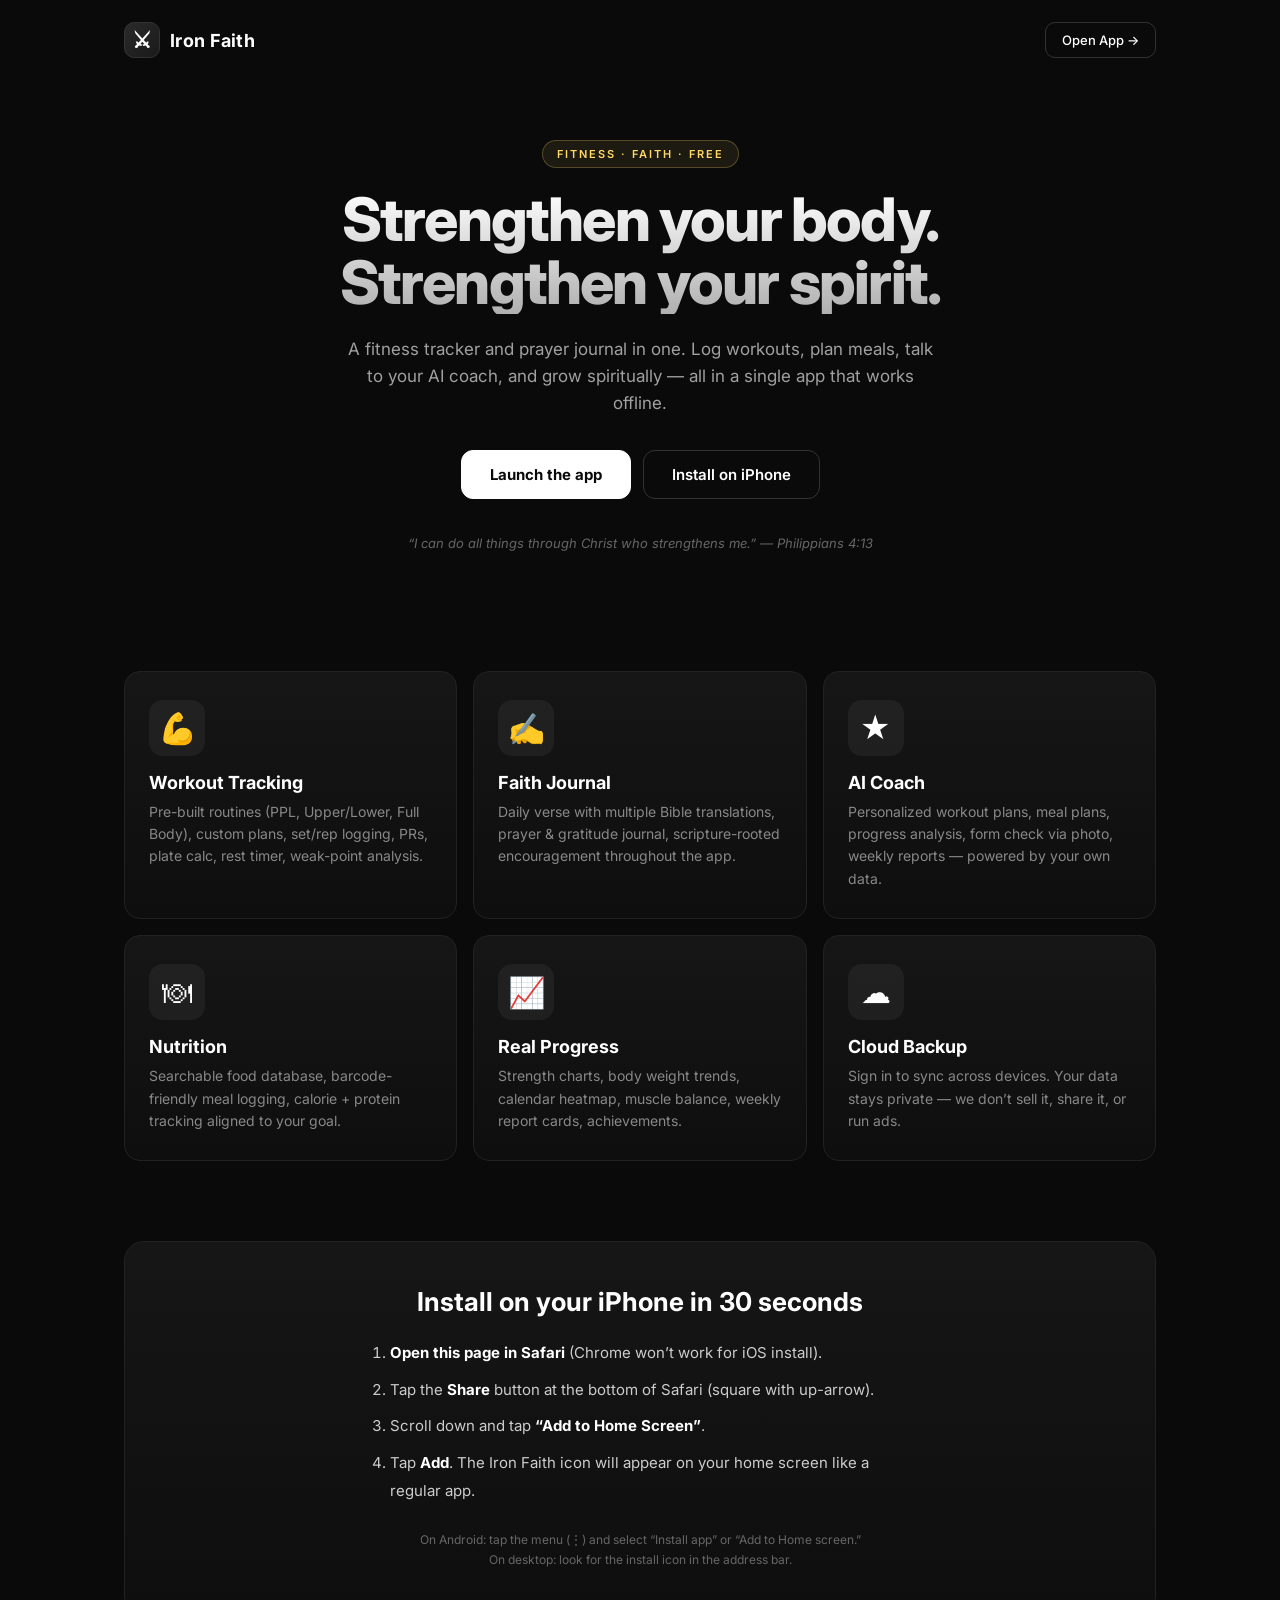
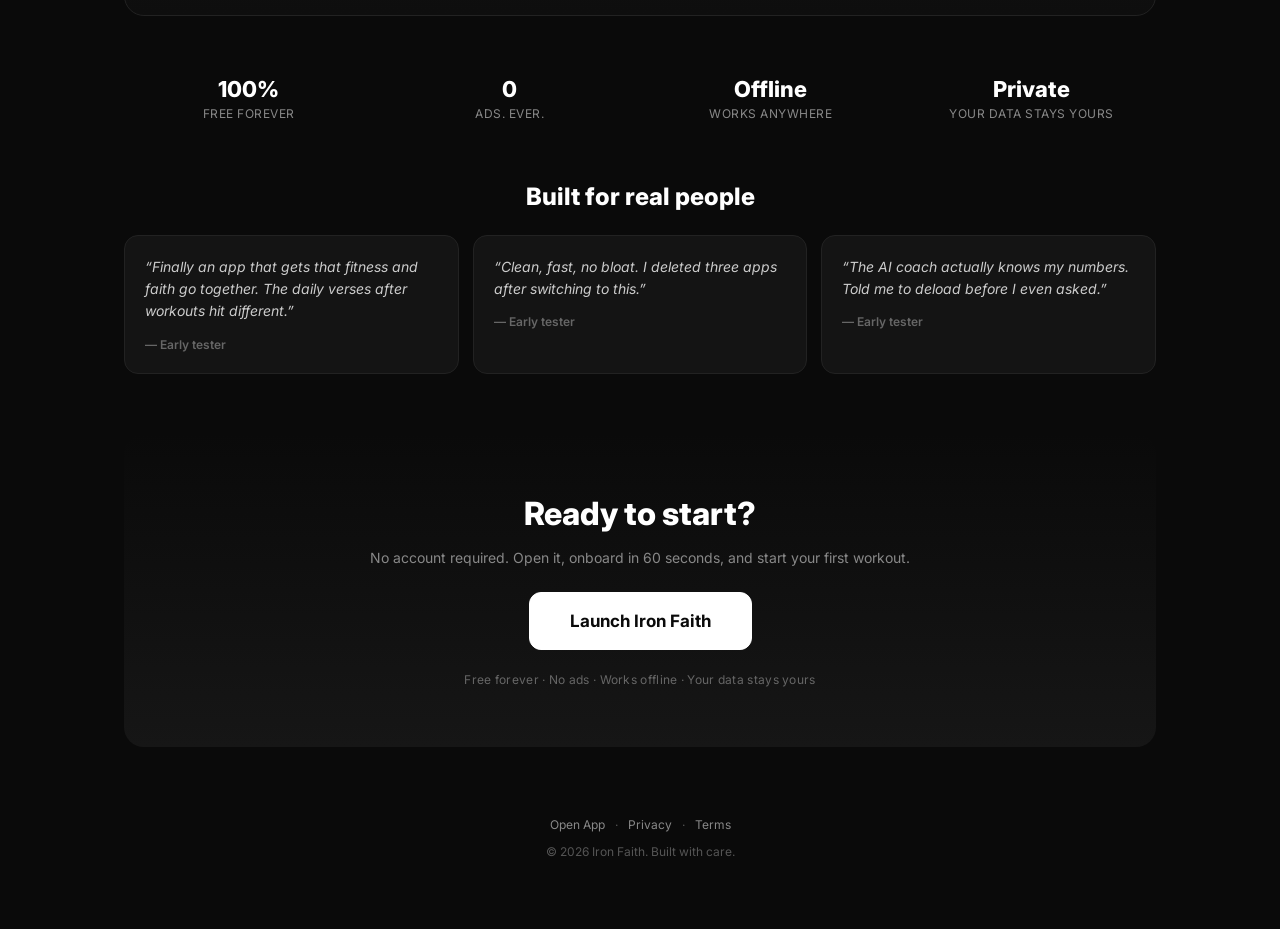
<file: index.html>
<!DOCTYPE html>
<html lang="en">
<head>
    <meta charset="UTF-8">
    <meta name="viewport" content="width=device-width, initial-scale=1.0, viewport-fit=cover">
    <title>Iron Faith &mdash; Strengthen Body &amp; Spirit</title>
    <meta name="description" content="Iron Faith is a fitness and faith tracking app. Log workouts, plan meals, track progress, and grow spiritually. Free, private, and works offline.">
    <link rel="stylesheet" href="styles.css">
    <link href="https://fonts.googleapis.com/css2?family=Inter:wght@300;400;500;600;700;800&display=swap" rel="stylesheet">
    <link rel="manifest" href="manifest.json">
    <meta name="keywords" content="fitness tracker, faith app, workout log, prayer journal, AI coach, christian fitness, meal tracker, free fitness app">
    <meta name="author" content="Iron Faith">
    <meta name="theme-color" content="#1a1a1a">
    <meta name="apple-mobile-web-app-capable" content="yes">
    <meta name="apple-mobile-web-app-status-bar-style" content="black-translucent">
    <meta name="apple-mobile-web-app-title" content="Iron Faith">
    <link rel="apple-touch-icon" href="icons/icon-192.png">
    <link rel="icon" type="image/png" sizes="192x192" href="icons/icon-192.png">
    <link rel="icon" type="image/png" sizes="512x512" href="icons/icon-512.png">

    <!-- Open Graph / Social sharing -->
    <meta property="og:type" content="website">
    <meta property="og:title" content="Iron Faith — Strengthen Body &amp; Spirit">
    <meta property="og:description" content="Free fitness + faith app. Workout tracking, nutrition, prayer journal, AI coach. Private, offline-capable, no ads.">
    <meta property="og:image" content="icons/og-image.svg">
    <meta property="og:image:width" content="1200">
    <meta property="og:image:height" content="630">
    <meta property="og:site_name" content="Iron Faith">
    <meta name="twitter:card" content="summary_large_image">
    <meta name="twitter:title" content="Iron Faith — Strengthen Body &amp; Spirit">
    <meta name="twitter:description" content="Free fitness + faith app. Workouts, nutrition, prayer journal, AI coach. No ads, works offline.">
    <meta name="twitter:image" content="icons/og-image.svg">

    <script type="application/ld+json">
    {
        "@context": "https://schema.org",
        "@type": "SoftwareApplication",
        "name": "Iron Faith",
        "applicationCategory": "HealthApplication",
        "operatingSystem": "Web",
        "offers": { "@type": "Offer", "price": "0", "priceCurrency": "USD" },
        "description": "Free fitness and faith tracking app. Log workouts, plan meals, journal prayers, and get AI coaching.",
        "aggregateRating": { "@type": "AggregateRating", "ratingValue": "5", "ratingCount": "3" }
    }
    </script>
    <script>
        // Auto-redirect installed PWAs straight to the app
        if (window.matchMedia('(display-mode: standalone)').matches || window.navigator.standalone === true) {
            window.location.replace('./app.html');
        }
    </script>
</head>
<body class="landing-body">
    <div class="landing-wrap">
        <header class="landing-header">
            <div class="landing-brand">
                <span class="landing-mark">&#x2694;</span>
                <span class="landing-name">Iron Faith</span>
            </div>
            <a href="./app.html" class="landing-nav-cta">Open App &rarr;</a>
        </header>

        <section class="landing-hero">
            <div class="landing-eyebrow">FITNESS &middot; FAITH &middot; FREE</div>
            <h1>Strengthen your body.<br>Strengthen your spirit.</h1>
            <p class="landing-sub">A fitness tracker and prayer journal in one. Log workouts, plan meals, talk to your AI coach, and grow spiritually &mdash; all in a single app that works offline.</p>
            <div class="landing-cta-row">
                <a href="./app.html" class="landing-btn-primary">Launch the app</a>
                <a href="#install" class="landing-btn-secondary">Install on iPhone</a>
            </div>
            <p class="landing-verse">&ldquo;I can do all things through Christ who strengthens me.&rdquo; &mdash; Philippians 4:13</p>
        </section>

        <section class="landing-features">
            <div class="landing-feature">
                <div class="landing-feature-icon">&#x1F4AA;</div>
                <h3>Workout Tracking</h3>
                <p>Pre-built routines (PPL, Upper/Lower, Full Body), custom plans, set/rep logging, PRs, plate calc, rest timer, weak-point analysis.</p>
            </div>
            <div class="landing-feature">
                <div class="landing-feature-icon">&#x270D;</div>
                <h3>Faith Journal</h3>
                <p>Daily verse with multiple Bible translations, prayer &amp; gratitude journal, scripture-rooted encouragement throughout the app.</p>
            </div>
            <div class="landing-feature">
                <div class="landing-feature-icon">&#x2605;</div>
                <h3>AI Coach</h3>
                <p>Personalized workout plans, meal plans, progress analysis, form check via photo, weekly reports &mdash; powered by your own data.</p>
            </div>
            <div class="landing-feature">
                <div class="landing-feature-icon">&#x1F37D;</div>
                <h3>Nutrition</h3>
                <p>Searchable food database, barcode-friendly meal logging, calorie + protein tracking aligned to your goal.</p>
            </div>
            <div class="landing-feature">
                <div class="landing-feature-icon">&#x1F4C8;</div>
                <h3>Real Progress</h3>
                <p>Strength charts, body weight trends, calendar heatmap, muscle balance, weekly report cards, achievements.</p>
            </div>
            <div class="landing-feature">
                <div class="landing-feature-icon">&#x2601;</div>
                <h3>Cloud Backup</h3>
                <p>Sign in to sync across devices. Your data stays private &mdash; we don&rsquo;t sell it, share it, or run ads.</p>
            </div>
        </section>

        <section class="landing-install" id="install">
            <h2>Install on your iPhone in 30 seconds</h2>
            <ol class="landing-steps">
                <li><strong>Open this page in Safari</strong> (Chrome won&rsquo;t work for iOS install).</li>
                <li>Tap the <strong>Share</strong> button at the bottom of Safari (square with up-arrow).</li>
                <li>Scroll down and tap <strong>&ldquo;Add to Home Screen&rdquo;</strong>.</li>
                <li>Tap <strong>Add</strong>. The Iron Faith icon will appear on your home screen like a regular app.</li>
            </ol>
            <p class="landing-install-note">On Android: tap the menu (&#x22EE;) and select &ldquo;Install app&rdquo; or &ldquo;Add to Home screen.&rdquo;<br>On desktop: look for the install icon in the address bar.</p>
        </section>

        <section class="landing-stats">
            <div class="landing-stat"><strong>100%</strong><span>Free forever</span></div>
            <div class="landing-stat"><strong>0</strong><span>Ads. Ever.</span></div>
            <div class="landing-stat"><strong>Offline</strong><span>Works anywhere</span></div>
            <div class="landing-stat"><strong>Private</strong><span>Your data stays yours</span></div>
        </section>

        <section class="landing-testimonials">
            <h2>Built for real people</h2>
            <div class="landing-testimonial-grid">
                <div class="landing-testimonial">
                    <p>&ldquo;Finally an app that gets that fitness and faith go together. The daily verses after workouts hit different.&rdquo;</p>
                    <span class="landing-testimonial-author">&mdash; Early tester</span>
                </div>
                <div class="landing-testimonial">
                    <p>&ldquo;Clean, fast, no bloat. I deleted three apps after switching to this.&rdquo;</p>
                    <span class="landing-testimonial-author">&mdash; Early tester</span>
                </div>
                <div class="landing-testimonial">
                    <p>&ldquo;The AI coach actually knows my numbers. Told me to deload before I even asked.&rdquo;</p>
                    <span class="landing-testimonial-author">&mdash; Early tester</span>
                </div>
            </div>
        </section>

        <section class="landing-final-cta">
            <h2>Ready to start?</h2>
            <p class="landing-final-sub">No account required. Open it, onboard in 60 seconds, and start your first workout.</p>
            <a href="./app.html" class="landing-btn-primary landing-btn-large">Launch Iron Faith</a>
            <p class="landing-meta">Free forever &middot; No ads &middot; Works offline &middot; Your data stays yours</p>
        </section>

        <footer class="landing-footer">
            <div class="landing-footer-links">
                <a href="./app.html">Open App</a>
                <span>&middot;</span>
                <a href="./privacy.html">Privacy</a>
                <span>&middot;</span>
                <a href="./terms.html">Terms</a>
            </div>
            <p>&copy; 2026 Iron Faith. Built with care.</p>
        </footer>
    </div>
</body>
</html>
</file>
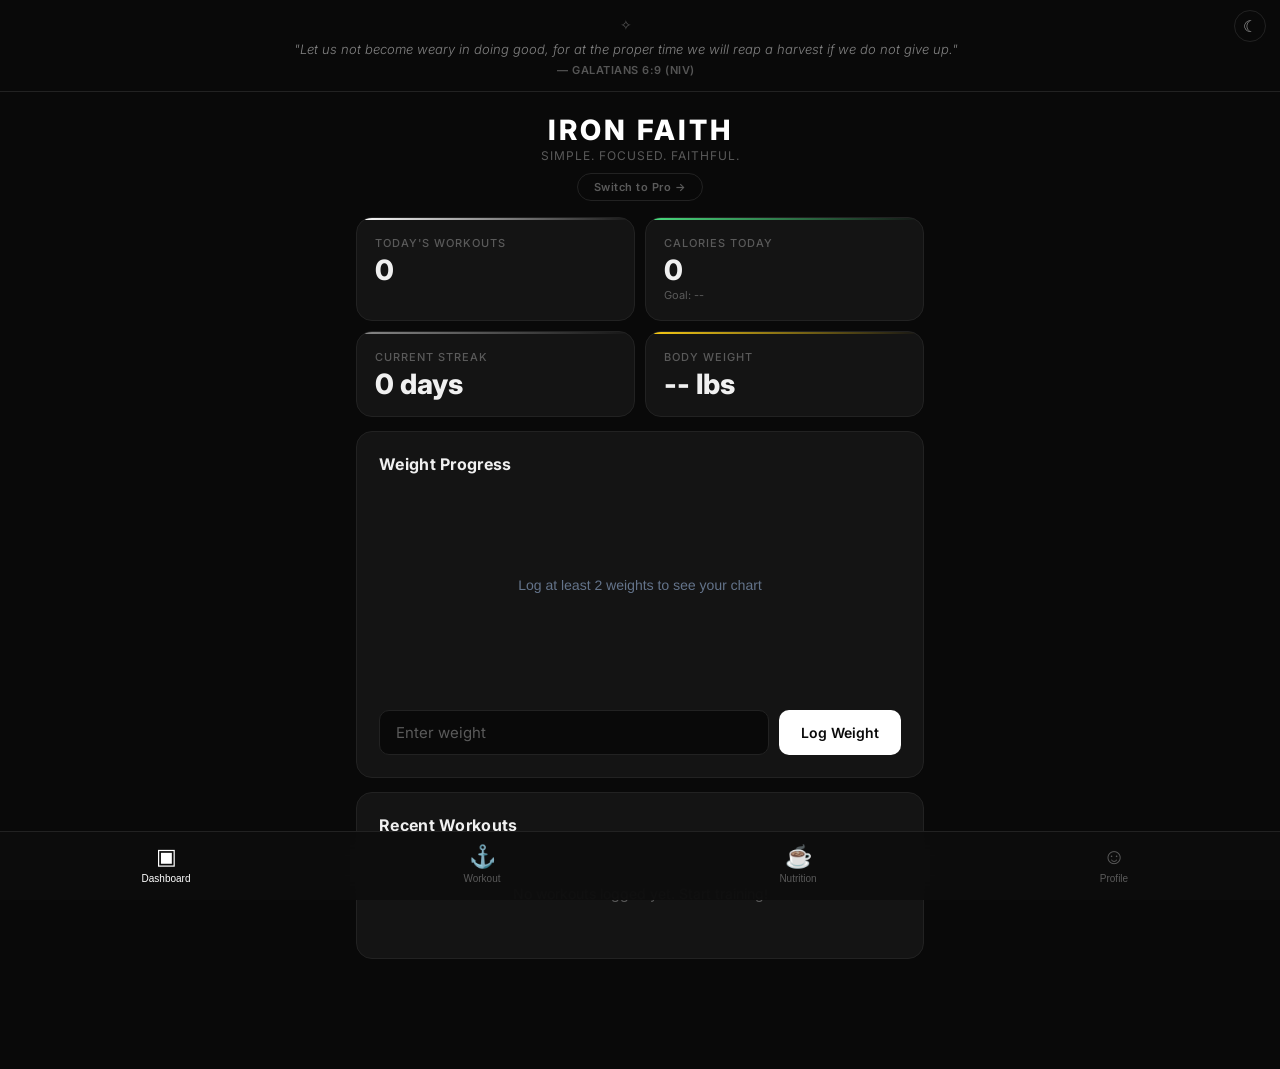
<file: basic.html>
<!DOCTYPE html>
<html lang="en">
<head>
    <meta charset="UTF-8">
    <meta name="viewport" content="width=device-width, initial-scale=1.0">
    <title>Iron Faith Basic - Fitness & Faith Tracker</title>
    <link rel="stylesheet" href="basic-styles.css">
    <link href="https://fonts.googleapis.com/css2?family=Inter:wght@300;400;500;600;700&display=swap" rel="stylesheet">
    <link rel="manifest" href="manifest.json">
    <meta name="theme-color" content="#1a1a1a">
    <meta name="apple-mobile-web-app-capable" content="yes">
    <meta name="apple-mobile-web-app-status-bar-style" content="black-translucent">
    <meta name="apple-mobile-web-app-title" content="Iron Faith">
    <link rel="apple-touch-icon" href="icons/icon-192.png">
</head>
<body>
    <div id="app">
        <!-- Daily Verse -->
        <div class="verse-banner">
            <button class="theme-toggle" id="theme-toggle" onclick="toggleTheme()">&#x263C;</button>
            <span class="verse-icon">&#x2727;</span>
            <p id="daily-verse" class="verse-text"></p>
            <p id="verse-ref" class="verse-ref"></p>
        </div>

        <!-- Header -->
        <header class="app-header">
            <h1>Iron Faith</h1>
            <p class="tagline">Simple. Focused. Faithful.</p>
            <a href="index.html" class="version-switch">Switch to Pro &rarr;</a>
        </header>

        <!-- Tab Navigation -->
        <nav class="tab-nav">
            <button class="tab-btn active" data-tab="dashboard">
                <span class="tab-icon">&#x25A3;</span>
                <span>Dashboard</span>
            </button>
            <button class="tab-btn" data-tab="workout">
                <span class="tab-icon">&#x2693;</span>
                <span>Workout</span>
            </button>
            <button class="tab-btn" data-tab="nutrition">
                <span class="tab-icon">&#x2615;</span>
                <span>Nutrition</span>
            </button>
            <button class="tab-btn" data-tab="profile">
                <span class="tab-icon">&#x263A;</span>
                <span>Profile</span>
            </button>
        </nav>

        <!-- Dashboard -->
        <section id="dashboard" class="tab-content active">
            <div class="stats-grid">
                <div class="stat-card primary">
                    <h3>Today's Workouts</h3>
                    <p class="stat-number" id="today-workouts">0</p>
                </div>
                <div class="stat-card success">
                    <h3>Calories Today</h3>
                    <p class="stat-number" id="today-calories">0</p>
                    <p class="stat-sub" id="calorie-goal-text">Goal: --</p>
                </div>
                <div class="stat-card accent">
                    <h3>Current Streak</h3>
                    <p class="stat-number" id="streak-count">0 days</p>
                </div>
                <div class="stat-card warning">
                    <h3>Body Weight</h3>
                    <p class="stat-number" id="current-weight">-- lbs</p>
                </div>
            </div>

            <div class="card">
                <h2>Weight Progress</h2>
                <canvas id="weight-chart" height="200"></canvas>
                <div class="weight-input-row">
                    <input type="number" id="weight-input" placeholder="Enter weight" step="0.1">
                    <button class="btn btn-primary" onclick="logWeight()">Log Weight</button>
                </div>
            </div>

            <div class="card">
                <h2>Recent Workouts</h2>
                <div id="recent-workouts" class="recent-list">
                    <p class="empty-state">No workouts logged yet. Start training!</p>
                </div>
            </div>
        </section>

        <!-- Workout -->
        <section id="workout" class="tab-content">
            <div class="card">
                <h2>Log Workout</h2>
                <div class="form-group">
                    <label>Exercise Name</label>
                    <input type="text" id="exercise-name" placeholder="e.g., Bench Press" list="exercise-suggestions">
                    <datalist id="exercise-suggestions">
                        <option value="Bench Press">
                        <option value="Incline Bench Press">
                        <option value="Dumbbell Bench Press">
                        <option value="Dumbbell Fly">
                        <option value="Push-ups">
                        <option value="Deadlift">
                        <option value="Romanian Deadlift">
                        <option value="Barbell Row">
                        <option value="Dumbbell Row">
                        <option value="Lat Pulldown">
                        <option value="Pull-ups">
                        <option value="Chin-ups">
                        <option value="Overhead Press">
                        <option value="Lateral Raises">
                        <option value="Face Pulls">
                        <option value="Squat">
                        <option value="Front Squat">
                        <option value="Leg Press">
                        <option value="Lunges">
                        <option value="Leg Extension">
                        <option value="Leg Curl">
                        <option value="Hip Thrust">
                        <option value="Calf Raises">
                        <option value="Bicep Curls">
                        <option value="Hammer Curls">
                        <option value="Tricep Pushdown">
                        <option value="Skull Crushers">
                        <option value="Plank">
                        <option value="Crunches">
                        <option value="Hanging Leg Raise">
                        <option value="Cable Crunch">
                        <option value="Kettlebell Swing">
                        <option value="Burpees">
                    </datalist>
                </div>

                <div id="sets-container">
                    <div class="set-row">
                        <span class="set-label">Set 1</span>
                        <input type="number" class="set-weight" placeholder="Weight" step="2.5">
                        <span class="x-label">x</span>
                        <input type="number" class="set-reps" placeholder="Reps">
                    </div>
                </div>

                <div class="btn-row">
                    <button class="btn btn-secondary" onclick="addSet()">+ Add Set</button>
                    <button class="btn btn-secondary" onclick="removeSet()">- Remove Set</button>
                </div>

                <button class="btn btn-primary btn-full" onclick="logExercise()">Save Exercise</button>
            </div>

            <div class="card">
                <h2>Today's Session</h2>
                <div id="todays-exercises" class="exercise-log">
                    <p class="empty-state">No exercises logged today.</p>
                </div>
            </div>
        </section>

        <!-- Nutrition -->
        <section id="nutrition" class="tab-content">
            <div class="card">
                <h2>Log Meal</h2>
                <div class="form-group">
                    <label>Meal Name</label>
                    <input type="text" id="meal-name" placeholder="e.g., Chicken Breast">
                </div>
                <div class="form-row">
                    <div class="form-group">
                        <label>Calories</label>
                        <input type="number" id="meal-calories" placeholder="kcal">
                    </div>
                    <div class="form-group">
                        <label>Protein (g)</label>
                        <input type="number" id="meal-protein" placeholder="g">
                    </div>
                </div>
                <div class="form-row">
                    <div class="form-group">
                        <label>Carbs (g)</label>
                        <input type="number" id="meal-carbs" placeholder="g">
                    </div>
                    <div class="form-group">
                        <label>Fat (g)</label>
                        <input type="number" id="meal-fat" placeholder="g">
                    </div>
                </div>
                <button class="btn btn-primary btn-full" onclick="logMeal()">Log Meal</button>
            </div>

            <div class="card">
                <h2>Today's Nutrition</h2>
                <div class="macro-bars">
                    <div class="macro-bar-group">
                        <div class="macro-header"><span>Calories</span><span id="cal-count">0 / --</span></div>
                        <div class="progress-bar"><div class="progress-fill cal-fill" id="cal-bar" style="width:0%"></div></div>
                    </div>
                    <div class="macro-bar-group">
                        <div class="macro-header"><span>Protein</span><span id="protein-count">0g</span></div>
                        <div class="progress-bar"><div class="progress-fill protein-fill" id="protein-bar" style="width:0%"></div></div>
                    </div>
                    <div class="macro-bar-group">
                        <div class="macro-header"><span>Carbs</span><span id="carbs-count">0g</span></div>
                        <div class="progress-bar"><div class="progress-fill carbs-fill" id="carbs-bar" style="width:0%"></div></div>
                    </div>
                    <div class="macro-bar-group">
                        <div class="macro-header"><span>Fat</span><span id="fat-count">0g</span></div>
                        <div class="progress-bar"><div class="progress-fill fat-fill" id="fat-bar" style="width:0%"></div></div>
                    </div>
                </div>
            </div>

            <div class="card">
                <h2>Meals Today</h2>
                <div id="meals-list" class="meals-list">
                    <p class="empty-state">No meals logged today.</p>
                </div>
            </div>
        </section>

        <!-- Profile -->
        <section id="profile" class="tab-content">
            <div class="card">
                <h2>Your Profile</h2>
                <div class="form-group">
                    <label>Units</label>
                    <div class="unit-toggle">
                        <button class="unit-btn active" id="unit-imperial" onclick="setUnits('imperial')">Imperial (lbs/ft)</button>
                        <button class="unit-btn" id="unit-metric" onclick="setUnits('metric')">Metric (kg/cm)</button>
                    </div>
                </div>
                <div class="form-group">
                    <label>Name</label>
                    <input type="text" id="profile-name" placeholder="Your name">
                </div>
                <div class="form-group">
                    <label>Gender</label>
                    <div class="unit-toggle">
                        <button class="unit-btn active" id="gender-male" onclick="setGender('male')">Male</button>
                        <button class="unit-btn" id="gender-female" onclick="setGender('female')">Female</button>
                    </div>
                </div>
                <div class="form-row">
                    <div class="form-group">
                        <label>Age</label>
                        <input type="number" id="profile-age" placeholder="Age">
                    </div>
                    <div class="form-group">
                        <label id="weight-label">Weight (lbs)</label>
                        <input type="number" id="profile-weight" placeholder="e.g., 180" step="0.1">
                    </div>
                </div>
                <div class="form-group">
                    <label>Height</label>
                    <div class="form-row" id="height-imperial">
                        <div class="height-input-group">
                            <input type="number" id="profile-height-feet" placeholder="Feet" min="3" max="8">
                            <span class="input-suffix">ft</span>
                        </div>
                        <div class="height-input-group">
                            <input type="number" id="profile-height-inches" placeholder="Inches" min="0" max="11">
                            <span class="input-suffix">in</span>
                        </div>
                    </div>
                    <div class="height-input-group hidden" id="height-metric">
                        <input type="number" id="profile-height-cm" placeholder="e.g., 175" step="1">
                        <span class="input-suffix">cm</span>
                    </div>
                </div>
                <div class="form-group">
                    <label>Fitness Goal</label>
                    <select id="profile-goal">
                        <option value="lose">Lose Weight</option>
                        <option value="maintain">Maintain Weight</option>
                        <option value="gain">Build Muscle / Gain Weight</option>
                    </select>
                </div>
                <div class="form-group">
                    <label>Activity Level</label>
                    <select id="profile-activity">
                        <option value="sedentary">Sedentary (little exercise)</option>
                        <option value="light">Lightly Active (1-3 days/week)</option>
                        <option value="moderate">Moderately Active (3-5 days/week)</option>
                        <option value="active">Very Active (6-7 days/week)</option>
                    </select>
                </div>
                <div class="form-group">
                    <label>Daily Calorie Goal</label>
                    <input type="number" id="profile-calories" placeholder="Auto-calculated or manual">
                    <button class="btn btn-secondary btn-sm" onclick="calculateCalories()">Auto-Calculate</button>
                </div>
                <div class="form-group">
                    <label>Daily Protein Goal (g)</label>
                    <input type="number" id="profile-protein" placeholder="e.g., 150">
                </div>
                <button class="btn btn-primary btn-full" onclick="saveProfile()">Save Profile</button>
            </div>

            <div class="card">
                <h2>Data Management</h2>
                <div class="btn-row">
                    <button class="btn btn-secondary" onclick="exportData()">Export Data</button>
                    <button class="btn btn-secondary" onclick="document.getElementById('import-file').click()">Import Data</button>
                    <input type="file" id="import-file" accept=".json" style="display:none" onchange="importData(event)">
                </div>
                <div class="btn-row" style="margin-top:8px">
                    <button class="btn btn-danger" onclick="clearAllData()">Clear All Data</button>
                </div>
            </div>
        </section>
    </div>

    <script src="basic-app.js"></script>
</body>
</html>
</file>
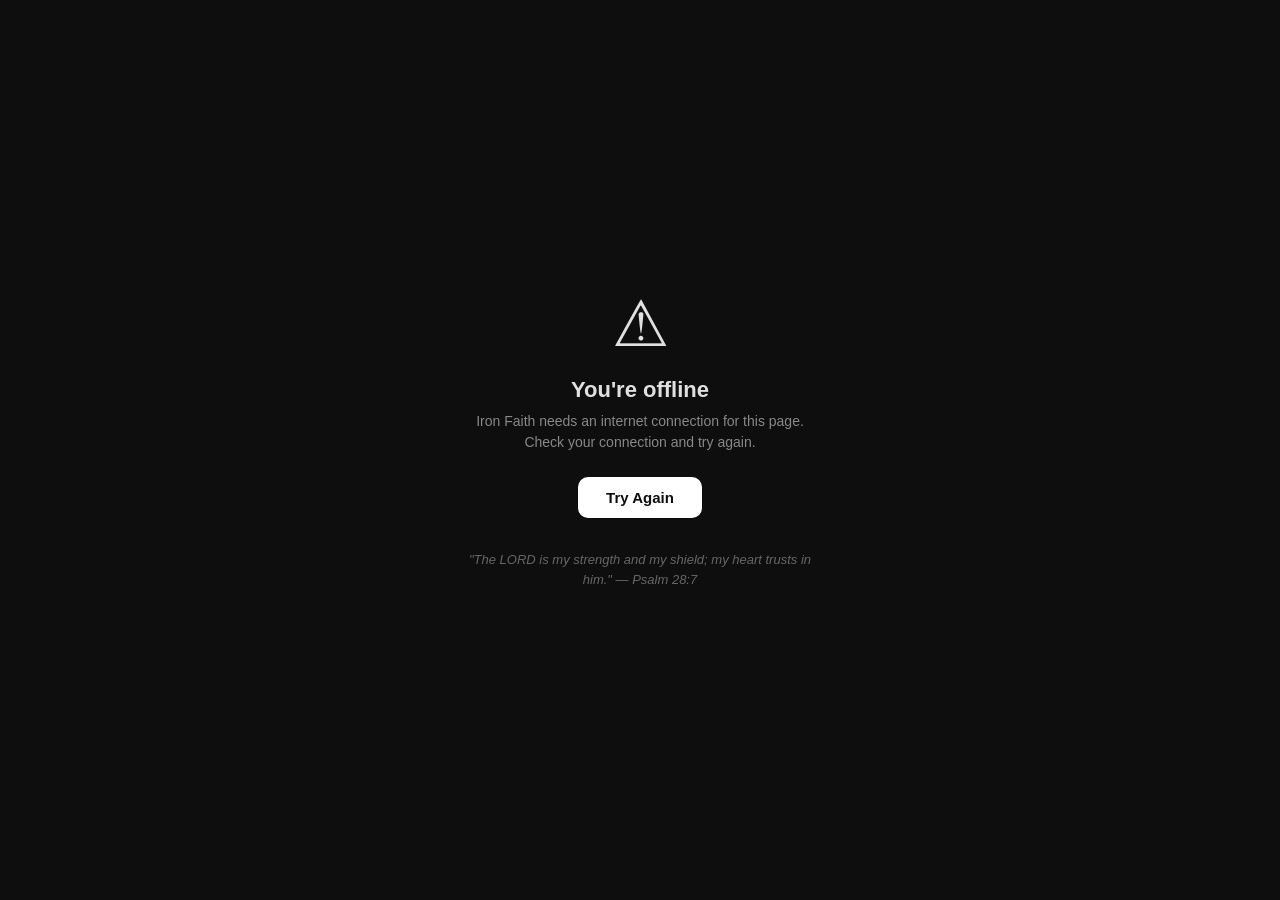
<file: offline.html>
<!DOCTYPE html>
<html lang="en">
<head>
    <meta charset="UTF-8">
    <meta name="viewport" content="width=device-width, initial-scale=1.0">
    <title>Offline — Iron Faith</title>
    <style>
        * { margin: 0; padding: 0; box-sizing: border-box; }
        body {
            font-family: Inter, -apple-system, BlinkMacSystemFont, sans-serif;
            background: #0e0e0e; color: #e0e0e0;
            display: flex; align-items: center; justify-content: center;
            min-height: 100vh; text-align: center; padding: 24px;
        }
        .wrap { max-width: 360px; }
        .icon { font-size: 64px; margin-bottom: 16px; }
        h1 { font-size: 22px; margin-bottom: 8px; font-weight: 600; }
        p { font-size: 14px; color: #888; margin-bottom: 24px; line-height: 1.5; }
        button {
            background: #fff; color: #0e0e0e; border: none; border-radius: 10px;
            padding: 12px 28px; font-size: 15px; font-weight: 600; cursor: pointer;
        }
        .verse { font-size: 13px; color: #666; margin-top: 32px; font-style: italic; }
    </style>
</head>
<body>
    <div class="wrap">
        <div class="icon">&#x26A0;</div>
        <h1>You're offline</h1>
        <p>Iron Faith needs an internet connection for this page. Check your connection and try again.</p>
        <button onclick="location.reload()">Try Again</button>
        <p class="verse">"The LORD is my strength and my shield; my heart trusts in him." — Psalm 28:7</p>
    </div>
</body>
</html>
</file>
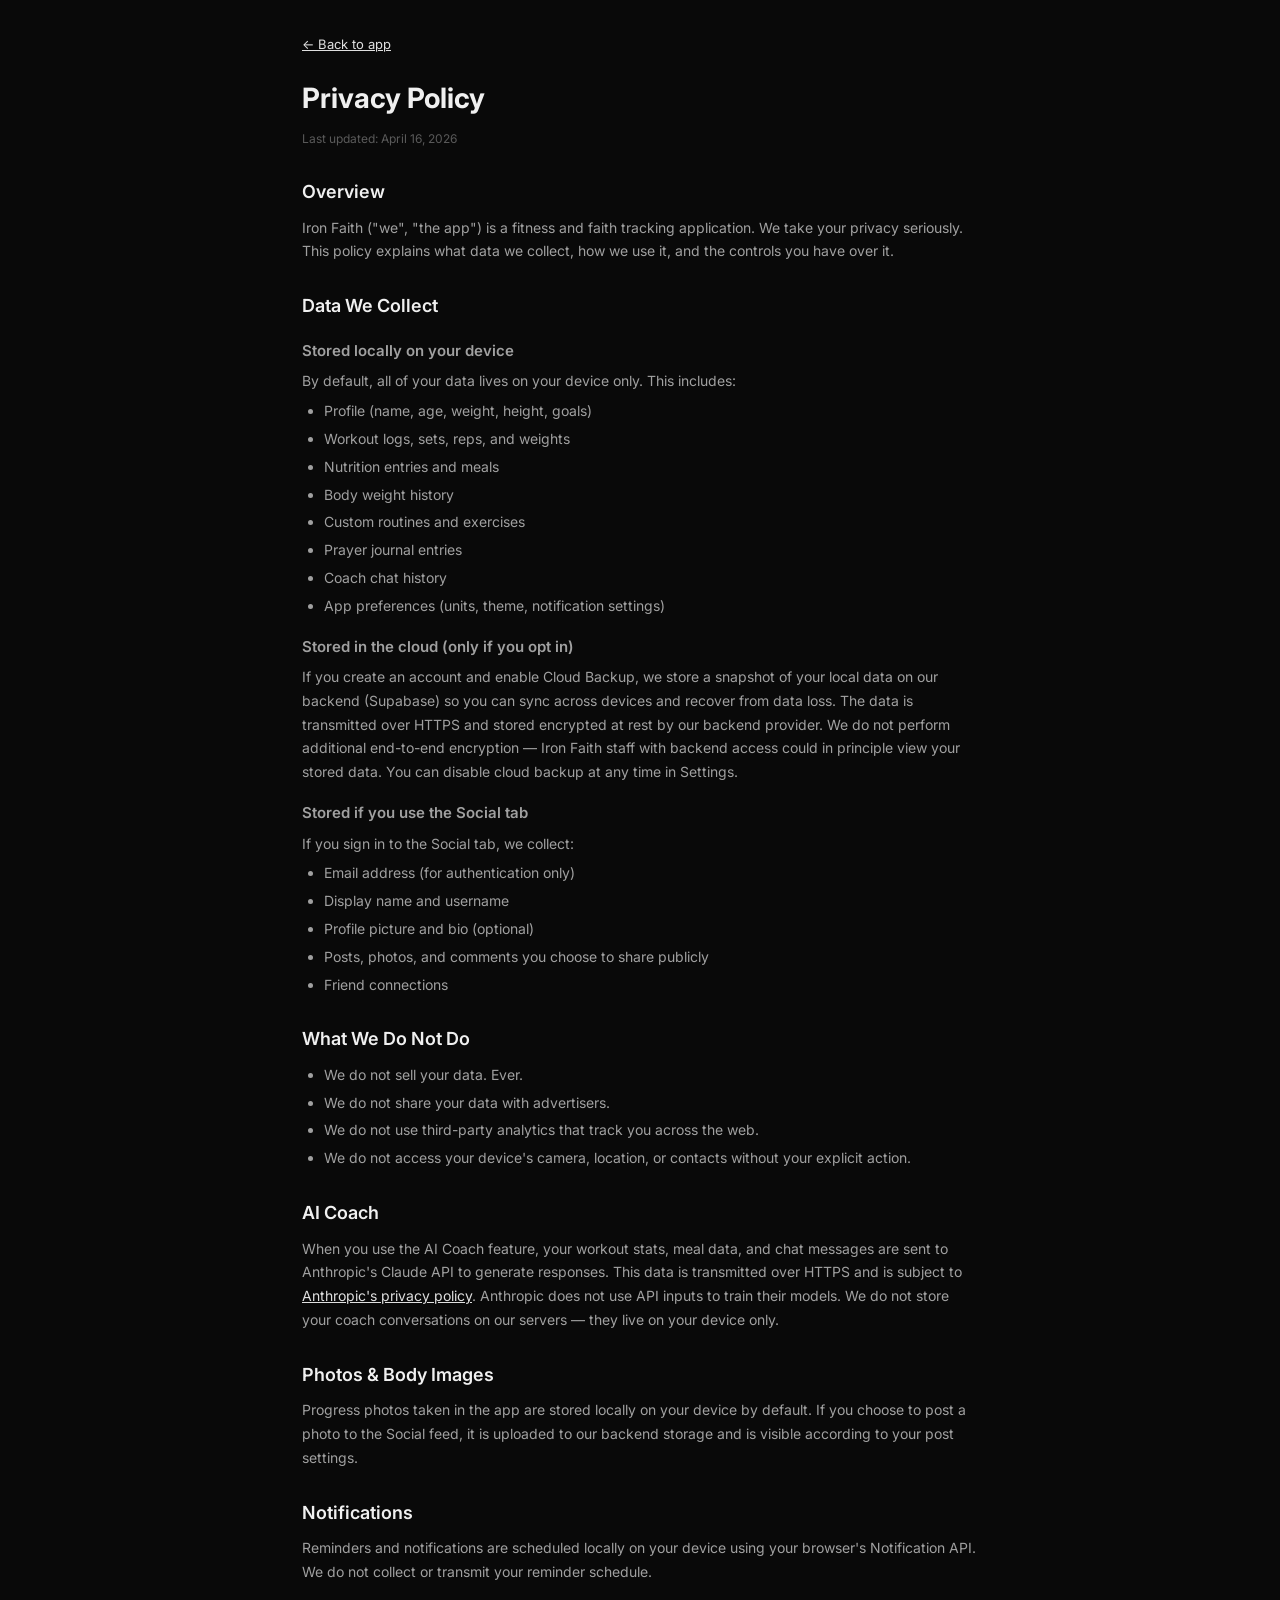
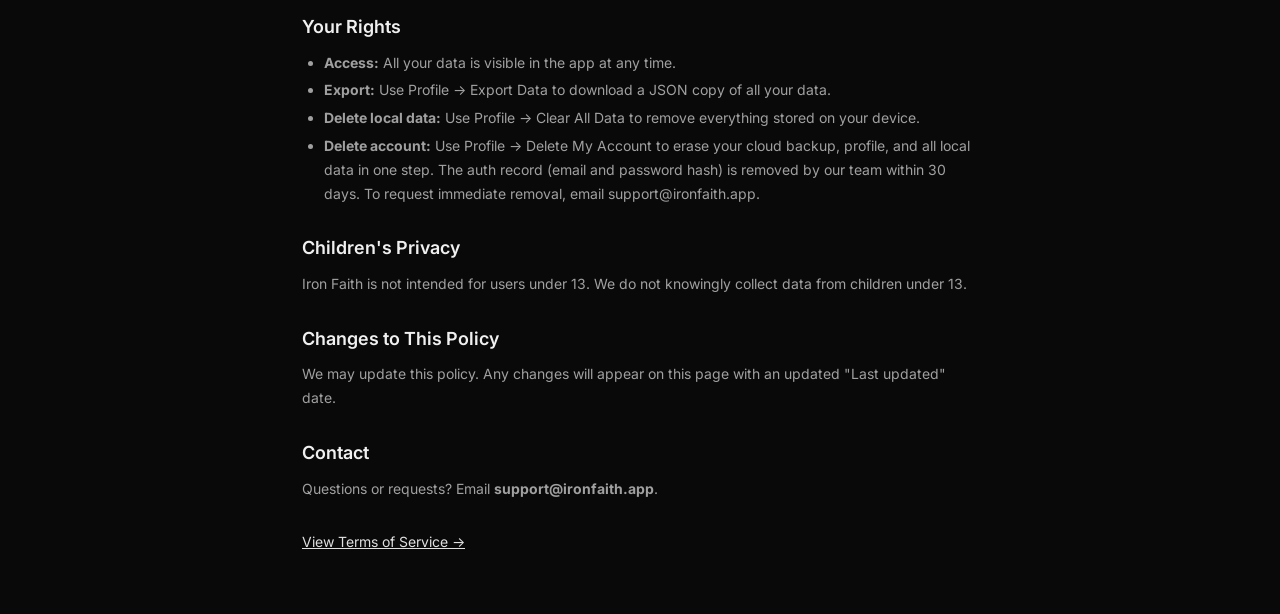
<file: privacy.html>
<!DOCTYPE html>
<html lang="en">
<head>
    <meta charset="UTF-8">
    <meta name="viewport" content="width=device-width, initial-scale=1.0, viewport-fit=cover">
    <title>Privacy Policy &mdash; Iron Faith</title>
    <link rel="stylesheet" href="styles.css">
    <link href="https://fonts.googleapis.com/css2?family=Inter:wght@300;400;500;600;700&display=swap" rel="stylesheet">
    <meta name="theme-color" content="#1a1a1a">
</head>
<body>
<div class="legal-page">
    <a href="./index.html" class="legal-back">&larr; Back to app</a>
    <h1>Privacy Policy</h1>
    <p class="legal-meta">Last updated: April 16, 2026</p>

    <h2>Overview</h2>
    <p>Iron Faith ("we", "the app") is a fitness and faith tracking application. We take your privacy seriously. This policy explains what data we collect, how we use it, and the controls you have over it.</p>

    <h2>Data We Collect</h2>
    <h3>Stored locally on your device</h3>
    <p>By default, all of your data lives on your device only. This includes:</p>
    <ul>
        <li>Profile (name, age, weight, height, goals)</li>
        <li>Workout logs, sets, reps, and weights</li>
        <li>Nutrition entries and meals</li>
        <li>Body weight history</li>
        <li>Custom routines and exercises</li>
        <li>Prayer journal entries</li>
        <li>Coach chat history</li>
        <li>App preferences (units, theme, notification settings)</li>
    </ul>

    <h3>Stored in the cloud (only if you opt in)</h3>
    <p>If you create an account and enable Cloud Backup, we store a snapshot of your local data on our backend (Supabase) so you can sync across devices and recover from data loss. The data is transmitted over HTTPS and stored encrypted at rest by our backend provider. We do not perform additional end-to-end encryption — Iron Faith staff with backend access could in principle view your stored data. You can disable cloud backup at any time in Settings.</p>

    <h3>Stored if you use the Social tab</h3>
    <p>If you sign in to the Social tab, we collect:</p>
    <ul>
        <li>Email address (for authentication only)</li>
        <li>Display name and username</li>
        <li>Profile picture and bio (optional)</li>
        <li>Posts, photos, and comments you choose to share publicly</li>
        <li>Friend connections</li>
    </ul>

    <h2>What We Do Not Do</h2>
    <ul>
        <li>We do not sell your data. Ever.</li>
        <li>We do not share your data with advertisers.</li>
        <li>We do not use third-party analytics that track you across the web.</li>
        <li>We do not access your device's camera, location, or contacts without your explicit action.</li>
    </ul>

    <h2>AI Coach</h2>
    <p>When you use the AI Coach feature, your workout stats, meal data, and chat messages are sent to Anthropic's Claude API to generate responses. This data is transmitted over HTTPS and is subject to <a href="https://www.anthropic.com/privacy" target="_blank" rel="noopener">Anthropic's privacy policy</a>. Anthropic does not use API inputs to train their models. We do not store your coach conversations on our servers — they live on your device only.</p>

    <h2>Photos &amp; Body Images</h2>
    <p>Progress photos taken in the app are stored locally on your device by default. If you choose to post a photo to the Social feed, it is uploaded to our backend storage and is visible according to your post settings.</p>

    <h2>Notifications</h2>
    <p>Reminders and notifications are scheduled locally on your device using your browser's Notification API. We do not collect or transmit your reminder schedule.</p>

    <h2>Your Rights</h2>
    <ul>
        <li><strong>Access:</strong> All your data is visible in the app at any time.</li>
        <li><strong>Export:</strong> Use Profile &rarr; Export Data to download a JSON copy of all your data.</li>
        <li><strong>Delete local data:</strong> Use Profile &rarr; Clear All Data to remove everything stored on your device.</li>
        <li><strong>Delete account:</strong> Use Profile &rarr; Delete My Account to erase your cloud backup, profile, and all local data in one step. The auth record (email and password hash) is removed by our team within 30 days. To request immediate removal, email support@ironfaith.app.</li>
    </ul>

    <h2>Children's Privacy</h2>
    <p>Iron Faith is not intended for users under 13. We do not knowingly collect data from children under 13.</p>

    <h2>Changes to This Policy</h2>
    <p>We may update this policy. Any changes will appear on this page with an updated "Last updated" date.</p>

    <h2>Contact</h2>
    <p>Questions or requests? Email <strong>support@ironfaith.app</strong>.</p>

    <p style="margin-top:30px"><a href="./terms.html">View Terms of Service &rarr;</a></p>
</div>
</body>
</html>
</file>
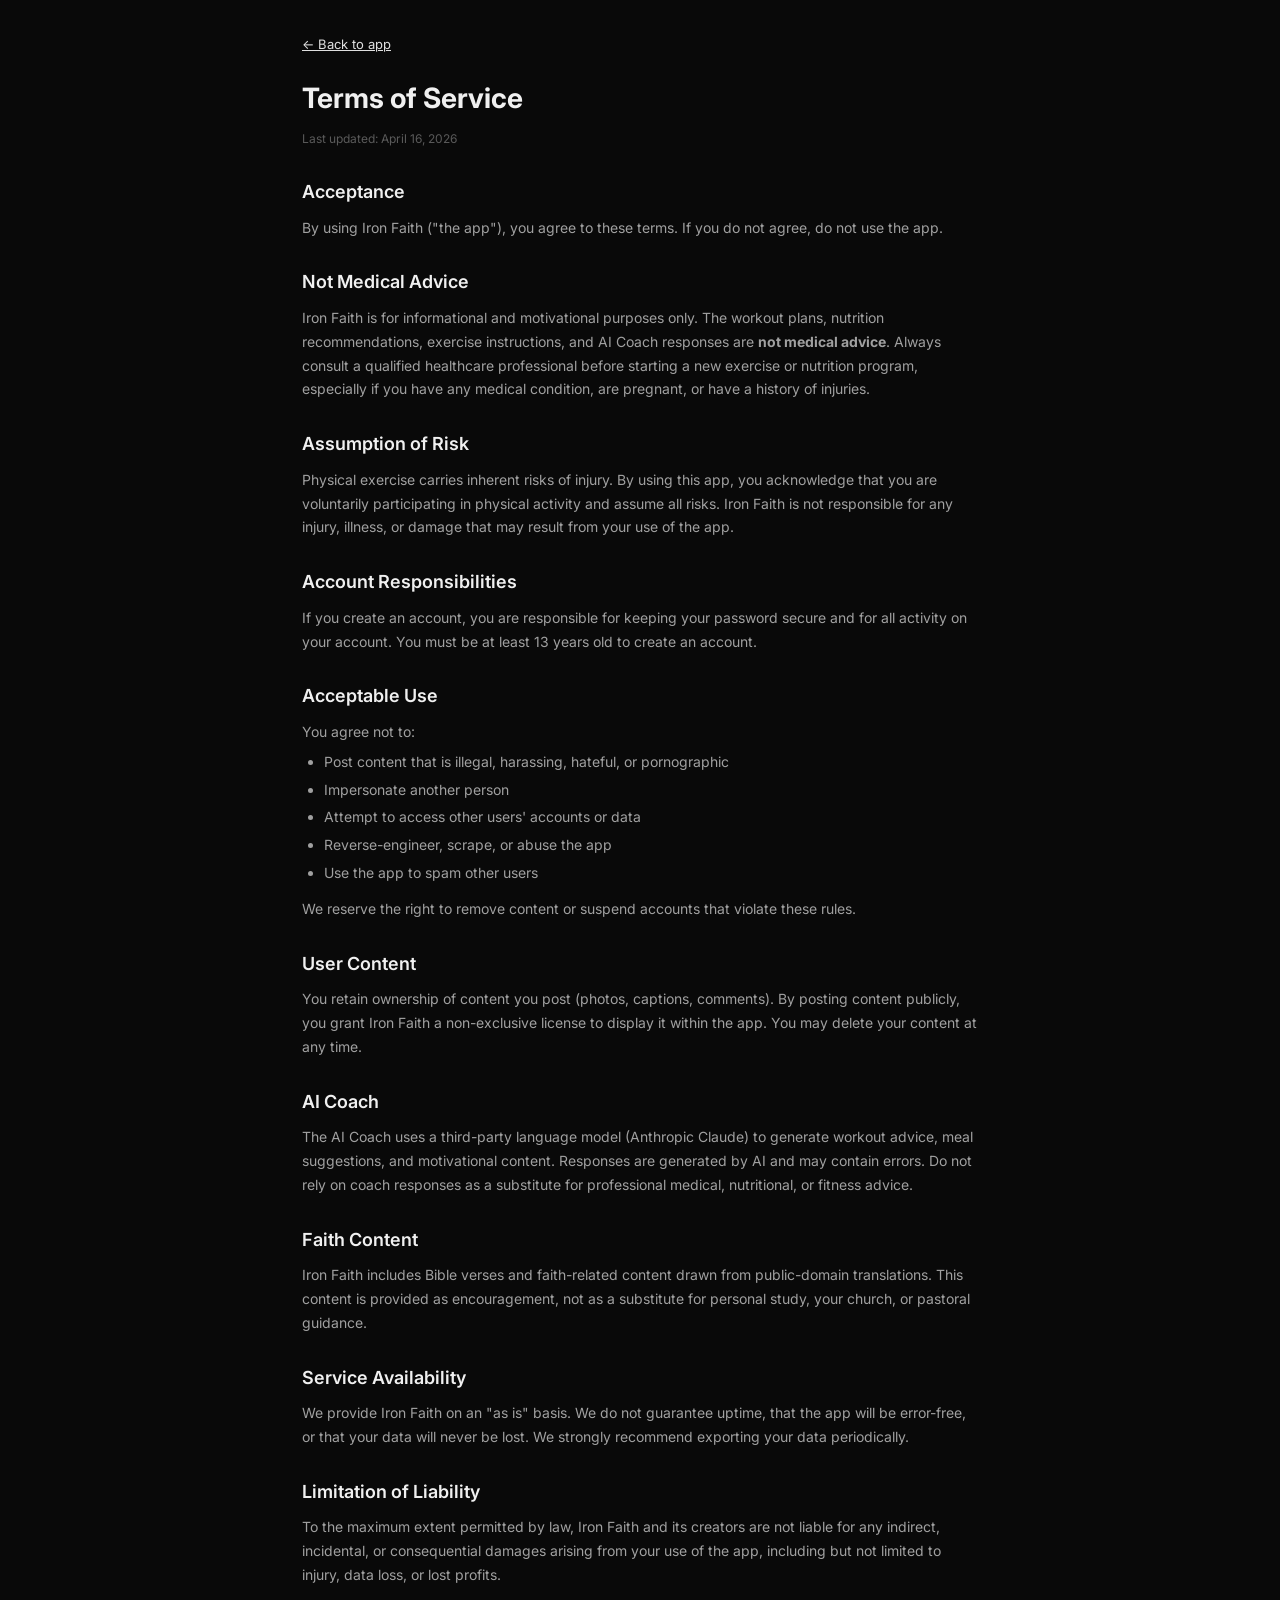
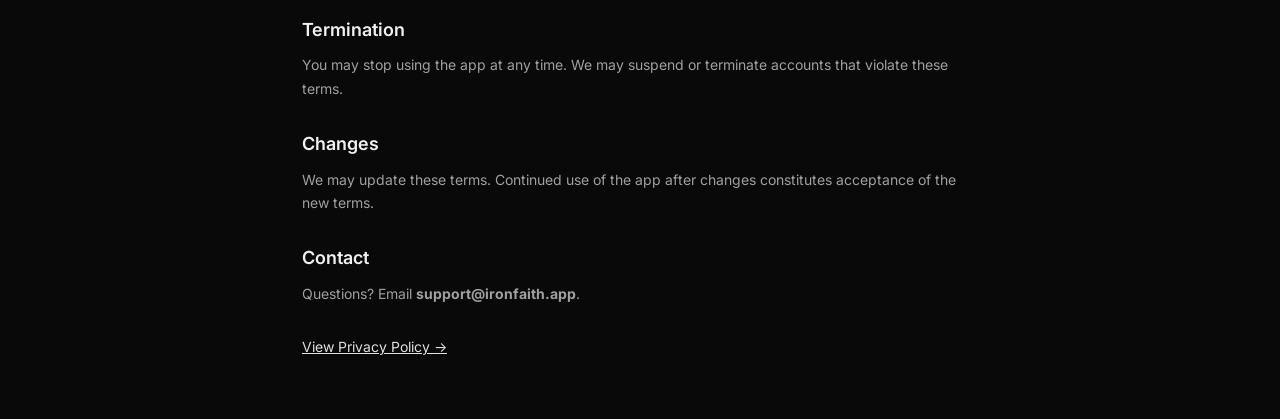
<file: terms.html>
<!DOCTYPE html>
<html lang="en">
<head>
    <meta charset="UTF-8">
    <meta name="viewport" content="width=device-width, initial-scale=1.0, viewport-fit=cover">
    <title>Terms of Service &mdash; Iron Faith</title>
    <link rel="stylesheet" href="styles.css">
    <link href="https://fonts.googleapis.com/css2?family=Inter:wght@300;400;500;600;700&display=swap" rel="stylesheet">
    <meta name="theme-color" content="#1a1a1a">
</head>
<body>
<div class="legal-page">
    <a href="./index.html" class="legal-back">&larr; Back to app</a>
    <h1>Terms of Service</h1>
    <p class="legal-meta">Last updated: April 16, 2026</p>

    <h2>Acceptance</h2>
    <p>By using Iron Faith ("the app"), you agree to these terms. If you do not agree, do not use the app.</p>

    <h2>Not Medical Advice</h2>
    <p>Iron Faith is for informational and motivational purposes only. The workout plans, nutrition recommendations, exercise instructions, and AI Coach responses are <strong>not medical advice</strong>. Always consult a qualified healthcare professional before starting a new exercise or nutrition program, especially if you have any medical condition, are pregnant, or have a history of injuries.</p>

    <h2>Assumption of Risk</h2>
    <p>Physical exercise carries inherent risks of injury. By using this app, you acknowledge that you are voluntarily participating in physical activity and assume all risks. Iron Faith is not responsible for any injury, illness, or damage that may result from your use of the app.</p>

    <h2>Account Responsibilities</h2>
    <p>If you create an account, you are responsible for keeping your password secure and for all activity on your account. You must be at least 13 years old to create an account.</p>

    <h2>Acceptable Use</h2>
    <p>You agree not to:</p>
    <ul>
        <li>Post content that is illegal, harassing, hateful, or pornographic</li>
        <li>Impersonate another person</li>
        <li>Attempt to access other users' accounts or data</li>
        <li>Reverse-engineer, scrape, or abuse the app</li>
        <li>Use the app to spam other users</li>
    </ul>
    <p>We reserve the right to remove content or suspend accounts that violate these rules.</p>

    <h2>User Content</h2>
    <p>You retain ownership of content you post (photos, captions, comments). By posting content publicly, you grant Iron Faith a non-exclusive license to display it within the app. You may delete your content at any time.</p>

    <h2>AI Coach</h2>
    <p>The AI Coach uses a third-party language model (Anthropic Claude) to generate workout advice, meal suggestions, and motivational content. Responses are generated by AI and may contain errors. Do not rely on coach responses as a substitute for professional medical, nutritional, or fitness advice.</p>

    <h2>Faith Content</h2>
    <p>Iron Faith includes Bible verses and faith-related content drawn from public-domain translations. This content is provided as encouragement, not as a substitute for personal study, your church, or pastoral guidance.</p>

    <h2>Service Availability</h2>
    <p>We provide Iron Faith on an "as is" basis. We do not guarantee uptime, that the app will be error-free, or that your data will never be lost. We strongly recommend exporting your data periodically.</p>

    <h2>Limitation of Liability</h2>
    <p>To the maximum extent permitted by law, Iron Faith and its creators are not liable for any indirect, incidental, or consequential damages arising from your use of the app, including but not limited to injury, data loss, or lost profits.</p>

    <h2>Termination</h2>
    <p>You may stop using the app at any time. We may suspend or terminate accounts that violate these terms.</p>

    <h2>Changes</h2>
    <p>We may update these terms. Continued use of the app after changes constitutes acceptance of the new terms.</p>

    <h2>Contact</h2>
    <p>Questions? Email <strong>support@ironfaith.app</strong>.</p>

    <p style="margin-top:30px"><a href="./privacy.html">View Privacy Policy &rarr;</a></p>
</div>
</body>
</html>
</file>
<file: styles.css>
/* Feed refresh button */
.feed-refresh-btn {
    width: 100%;
    background: transparent;
    border: 1px dashed rgba(255,255,255,0.12);
    color: #888;
    padding: 10px;
    border-radius: 10px;
    font-size: 13px;
    font-weight: 600;
    cursor: pointer;
    margin-bottom: 12px;
    transition: all 0.2s ease;
}
.feed-refresh-btn:hover { color: #dc2626; border-color: rgba(220,38,38,0.4); }
.feed-refresh-btn:active .feed-refresh-icon {
    display: inline-block;
    animation: spin 0.6s linear;
}
.feed-refresh-icon { display: inline-block; margin-right: 4px; font-size: 14px; }
@keyframes spin { from { transform: rotate(0); } to { transform: rotate(360deg); } }
[data-theme="light"] .feed-refresh-btn { border-color: rgba(0,0,0,0.12); color: #666; }

/* ======== POLISH PASS ======== */

/* Skeleton loaders */
.skeleton {
    background: linear-gradient(90deg, #1a1a1a 25%, #262626 50%, #1a1a1a 75%);
    background-size: 200% 100%;
    animation: skeleton-shimmer 1.4s ease-in-out infinite;
    border-radius: 6px;
}
[data-theme="light"] .skeleton {
    background: linear-gradient(90deg, #e8e8e8 25%, #f4f4f4 50%, #e8e8e8 75%);
    background-size: 200% 100%;
}
@keyframes skeleton-shimmer {
    0% { background-position: 200% 0; }
    100% { background-position: -200% 0; }
}
.skeleton-post {
    pointer-events: none;
    margin-bottom: 14px;
    padding: 16px;
}
.skeleton-row { display: flex; align-items: center; gap: 12px; margin-bottom: 14px; }
.skeleton-avatar { width: 44px; height: 44px; border-radius: 50%; flex-shrink: 0; }
.skeleton-line { height: 12px; border-radius: 4px; }
.skeleton-img { height: 220px; border-radius: 10px; margin-top: 6px; }

/* Smoother tab content transitions */
.tab-content {
    animation: tab-fade-in 0.2s ease;
}
@keyframes tab-fade-in {
    from { opacity: 0.4; transform: translateY(4px); }
    to { opacity: 1; transform: translateY(0); }
}

/* Better focus ring for keyboard nav (a11y) */
button:focus-visible,
a:focus-visible,
input:focus-visible,
select:focus-visible,
textarea:focus-visible {
    outline: 2px solid #dc2626;
    outline-offset: 2px;
    border-radius: 4px;
}

/* Tap-feedback for all primary/secondary buttons */
.btn {
    transition: transform 0.08s ease, box-shadow 0.2s ease, background 0.2s ease;
    -webkit-tap-highlight-color: transparent;
}
.btn:active:not(:disabled) {
    transform: scale(0.97);
}

/* Disabled state cleanup */
.btn:disabled,
button:disabled {
    opacity: 0.55;
    cursor: not-allowed;
    transform: none !important;
}

/* Smoother scrollbars on desktop (webkit) */
::-webkit-scrollbar { width: 10px; height: 10px; }
::-webkit-scrollbar-track { background: transparent; }
::-webkit-scrollbar-thumb {
    background: rgba(255,255,255,0.08);
    border-radius: 6px;
    border: 2px solid transparent;
    background-clip: padding-box;
}
::-webkit-scrollbar-thumb:hover { background: rgba(220,38,38,0.4); background-clip: padding-box; border: 2px solid transparent; }
[data-theme="light"] ::-webkit-scrollbar-thumb { background: rgba(0,0,0,0.15); background-clip: padding-box; border: 2px solid transparent; }

/* Streak protector banner */
.streak-protector {
    background: linear-gradient(90deg, #7c2d12, #c2410c);
    border: 1px solid #f97316;
    border-radius: 14px;
    padding: 0;
    margin-bottom: 14px;
    overflow: hidden;
    box-shadow: 0 4px 16px rgba(249,115,22,0.25);
    animation: streak-pulse 2.4s ease-in-out infinite;
}
.streak-protector.hidden { display: none; }
.streak-protector-inner {
    display: flex;
    align-items: center;
    gap: 12px;
    padding: 14px 16px;
    position: relative;
}
.streak-protector-icon { font-size: 32px; flex-shrink: 0; }
.streak-protector-text {
    flex: 1;
    color: #fff;
    display: flex;
    flex-direction: column;
    line-height: 1.3;
}
.streak-protector-text strong { font-size: 15px; font-weight: 700; }
.streak-protector-text span { font-size: 12px; opacity: 0.85; }
.streak-protector-cta {
    background: #fff;
    color: #c2410c;
    border: 0;
    border-radius: 8px;
    padding: 8px 14px;
    font-weight: 700;
    font-size: 13px;
    cursor: pointer;
    flex-shrink: 0;
}
.streak-protector-close {
    background: transparent;
    border: 0;
    color: rgba(255,255,255,0.7);
    font-size: 22px;
    cursor: pointer;
    padding: 0 4px;
    line-height: 1;
    flex-shrink: 0;
}
@keyframes streak-pulse {
    0%, 100% { box-shadow: 0 4px 16px rgba(249,115,22,0.25); }
    50% { box-shadow: 0 4px 24px rgba(249,115,22,0.5); }
}

/* Backup health indicator */
.backup-health {
    margin-bottom: 14px;
    border-radius: 12px;
    overflow: hidden;
}
.backup-health.hidden { display: none; }
.backup-health-inner {
    display: flex;
    align-items: center;
    gap: 12px;
    padding: 10px 14px;
    border-radius: 12px;
    border: 1px solid var(--border);
    background: var(--card-bg, #1a1a1a);
}
.backup-health-inner.ok {
    border-color: rgba(34,197,94,0.35);
    background: linear-gradient(90deg, rgba(34,197,94,0.08), rgba(34,197,94,0.02));
}
.backup-health-inner.warn {
    border-color: rgba(245,158,11,0.45);
    background: linear-gradient(90deg, rgba(245,158,11,0.12), rgba(245,158,11,0.03));
}
.backup-health-icon { font-size: 20px; flex-shrink: 0; }
.backup-health-text {
    flex: 1;
    display: flex;
    flex-direction: column;
    line-height: 1.25;
    min-width: 0;
}
.backup-health-text strong { font-size: 13px; font-weight: 700; color: var(--text); }
.backup-health-text span { font-size: 11px; color: var(--text-muted); }
.backup-health-cta {
    background: var(--accent, #dc2626);
    color: #fff;
    border: 0;
    border-radius: 8px;
    padding: 6px 12px;
    font-weight: 700;
    font-size: 12px;
    cursor: pointer;
    flex-shrink: 0;
}

/* Daily coach insight card */
.daily-insight { margin: 12px 0; }
.daily-insight.hidden { display: none; }
.daily-insight-inner {
    display: flex;
    align-items: center;
    gap: 12px;
    background: linear-gradient(135deg, rgba(220,38,38,0.10), rgba(124,58,237,0.10));
    border: 1px solid rgba(220,38,38,0.30);
    border-radius: 14px;
    padding: 14px 16px;
    cursor: pointer;
    transition: transform 0.15s ease, border-color 0.15s ease;
}
.daily-insight-inner:active { transform: scale(0.98); }
.daily-insight-inner:hover { border-color: rgba(220,38,38,0.55); }
.daily-insight-icon { font-size: 26px; flex-shrink: 0; }
.daily-insight-text { flex: 1; display: flex; flex-direction: column; gap: 2px; min-width: 0; }
.daily-insight-text strong { font-size: 14px; font-weight: 700; color: var(--text); }
.daily-insight-text span { font-size: 12px; color: var(--text-muted); }
.daily-insight-arrow { font-size: 22px; color: var(--text-muted); flex-shrink: 0; }

/* Progress photo gallery */
.badge-count {
    display: inline-block;
    background: rgba(220,38,38,0.18);
    color: #f87171;
    font-size: 11px;
    font-weight: 700;
    padding: 2px 8px;
    border-radius: 10px;
    margin-left: 6px;
    vertical-align: middle;
}
.progress-photo-grid {
    display: grid;
    grid-template-columns: repeat(3, 1fr);
    gap: 8px;
    margin: 12px 0;
}
.progress-photo-thumb {
    position: relative;
    aspect-ratio: 3 / 4;
    border-radius: 10px;
    overflow: hidden;
    background: #111;
    cursor: pointer;
    border: 1px solid var(--border, rgba(255,255,255,0.08));
    transition: transform 0.15s ease;
}
.progress-photo-thumb:active { transform: scale(0.97); }
.progress-photo-thumb img {
    width: 100%;
    height: 100%;
    object-fit: cover;
    display: block;
}
.progress-photo-thumb-meta {
    position: absolute;
    bottom: 0;
    left: 0;
    right: 0;
    padding: 6px 8px;
    background: linear-gradient(transparent, rgba(0,0,0,0.85));
    display: flex;
    justify-content: space-between;
    align-items: flex-end;
    font-size: 10px;
    color: #fff;
}
.progress-photo-thumb-tag {
    background: rgba(220,38,38,0.85);
    padding: 1px 6px;
    border-radius: 8px;
    font-weight: 700;
    text-transform: uppercase;
    font-size: 9px;
}
.progress-photo-actions { display: flex; gap: 8px; flex-wrap: wrap; margin-top: 8px; }
.progress-photo-preview {
    width: 100%;
    max-height: 60vh;
    object-fit: contain;
    border-radius: 10px;
    margin: 12px 0;
    background: #000;
}

/* Generic modal overlay (used by progress photo + compare) */
.modal-overlay {
    position: fixed;
    inset: 0;
    background: rgba(0,0,0,0.85);
    display: flex;
    align-items: center;
    justify-content: center;
    z-index: 9999;
    padding: 16px;
    overflow-y: auto;
}
.modal-card {
    background: var(--card-bg, #1a1a1a);
    border-radius: 16px;
    padding: 20px;
    max-width: 460px;
    width: 100%;
    max-height: 90vh;
    overflow-y: auto;
    border: 1px solid var(--border, rgba(255,255,255,0.08));
}
.modal-card-wide { max-width: 720px; }
.modal-card h3 { margin-top: 0; }
.modal-sub { color: var(--text-muted); font-size: 13px; margin-bottom: 12px; }
.modal-actions {
    display: flex;
    gap: 8px;
    justify-content: flex-end;
    margin-top: 16px;
}
.perspective-row {
    display: flex;
    gap: 6px;
    margin-bottom: 12px;
}
.perspective-btn {
    flex: 1;
    padding: 10px;
    border-radius: 10px;
    background: rgba(255,255,255,0.04);
    border: 1px solid var(--border, rgba(255,255,255,0.08));
    color: var(--text);
    font-weight: 600;
    cursor: pointer;
}
.perspective-btn.active {
    background: rgba(220,38,38,0.2);
    border-color: rgba(220,38,38,0.6);
    color: #f87171;
}

/* Compare layout */
.compare-controls {
    display: grid;
    grid-template-columns: 1fr 1fr;
    gap: 12px;
    margin-bottom: 12px;
}
.compare-controls select {
    width: 100%;
    padding: 8px;
    border-radius: 8px;
    background: rgba(255,255,255,0.04);
    border: 1px solid var(--border, rgba(255,255,255,0.08));
    color: var(--text);
}
.compare-grid {
    display: grid;
    grid-template-columns: 1fr 1fr;
    gap: 8px;
}
.compare-side img {
    width: 100%;
    aspect-ratio: 3 / 4;
    object-fit: cover;
    border-radius: 10px;
    background: #000;
}
.compare-meta {
    text-align: center;
    font-size: 12px;
    color: var(--text-muted);
    margin-top: 6px;
}
.compare-summary {
    text-align: center;
    margin-top: 12px;
    font-size: 14px;
    padding: 10px;
    background: rgba(220,38,38,0.1);
    border-radius: 10px;
}

/* Username inline edit */
.username-edit-btn {
    background: rgba(220,38,38,0.12);
    border: 1px solid rgba(220,38,38,0.35);
    color: #f87171;
    border-radius: 6px;
    padding: 4px 6px;
    cursor: pointer;
    line-height: 0;
    display: inline-flex;
    align-items: center;
    justify-content: center;
}
.username-edit-btn:hover { background: rgba(220,38,38,0.2); }

/* Share app card */
.share-app-card { text-align: left; }
.share-app-btn {
    display: flex;
    align-items: center;
    justify-content: center;
}

/* PR celebration */
.pr-celebration {
    position: fixed;
    inset: 0;
    background: rgba(0,0,0,0.85);
    z-index: 9999;
    display: flex;
    align-items: center;
    justify-content: center;
    opacity: 0;
    transition: opacity 0.35s ease;
    pointer-events: none;
    padding: 20px;
}
.pr-celebration.show { opacity: 1; pointer-events: auto; }
.pr-celebration-card {
    background: linear-gradient(160deg, #1a0808, #0a0a0a);
    border: 2px solid #dc2626;
    border-radius: 24px;
    padding: 38px 28px 28px;
    max-width: 380px;
    width: 100%;
    text-align: center;
    box-shadow: 0 0 80px rgba(220,38,38,0.5);
    transform: scale(0.7);
    transition: transform 0.4s cubic-bezier(0.34, 1.56, 0.64, 1);
    position: relative;
    overflow: hidden;
}
.pr-celebration.show .pr-celebration-card { transform: scale(1); }
.pr-confetti {
    position: absolute;
    inset: 0;
    pointer-events: none;
    overflow: hidden;
}
.pr-confetti-piece {
    position: absolute;
    top: -20px;
    width: 10px;
    height: 14px;
    border-radius: 2px;
    animation: pr-confetti-fall linear forwards;
}
@keyframes pr-confetti-fall {
    0% { transform: translateY(0) rotate(0deg); opacity: 1; }
    100% { transform: translateY(500px) rotate(720deg); opacity: 0; }
}
.pr-trophy-big {
    font-size: 84px;
    margin-bottom: 8px;
    animation: pr-bounce 0.8s ease infinite alternate;
}
@keyframes pr-bounce {
    from { transform: translateY(0); }
    to { transform: translateY(-8px); }
}
.pr-headline {
    font-size: 34px;
    font-weight: 900;
    color: #dc2626;
    letter-spacing: 2px;
    margin-bottom: 4px;
    text-shadow: 0 0 20px rgba(220,38,38,0.6);
}
.pr-exercise {
    font-size: 18px;
    color: #fff;
    font-weight: 600;
    margin-bottom: 14px;
}
.pr-stats {
    background: rgba(220,38,38,0.12);
    border: 1px solid rgba(220,38,38,0.4);
    border-radius: 12px;
    padding: 14px;
    margin-bottom: 16px;
}
.pr-stat-line {
    color: #fff;
    font-weight: 700;
    font-size: 16px;
    margin: 4px 0;
}
.pr-verse {
    color: #888;
    font-style: italic;
    font-size: 13px;
    margin-bottom: 18px;
    line-height: 1.5;
}
.pr-dismiss-btn {
    width: 100%;
    background: #dc2626;
    color: #fff;
    font-weight: 700;
    font-size: 16px;
}

/* iOS install prompt sheet */
#ios-install-sheet {
    position: fixed;
    inset: 0;
    background: rgba(0,0,0,0.7);
    z-index: 9500;
    display: flex;
    align-items: flex-end;
    justify-content: center;
    animation: fadeIn 0.25s ease;
    padding: 16px;
}
.ios-install-card {
    background: var(--card-bg, #161616);
    color: var(--text, #f0f0f0);
    border: 1px solid var(--border, #2a2a2a);
    border-radius: 20px 20px 16px 16px;
    padding: 28px 24px 24px;
    max-width: 440px;
    width: 100%;
    text-align: center;
    color: #f0f0f0;
    box-shadow: 0 -8px 40px rgba(0,0,0,0.6);
    position: relative;
    animation: slideUp 0.3s ease;
}
.ios-install-close {
    position: absolute;
    top: 10px;
    right: 14px;
    background: transparent;
    border: 0;
    color: #888;
    font-size: 28px;
    cursor: pointer;
    line-height: 1;
}
.ios-install-icon { font-size: 38px; color: #dc2626; margin-bottom: 6px; }
.ios-install-card h3 { margin: 0 0 8px; font-size: 22px; color: var(--text, #fff); }
.ios-install-card p { margin: 0 0 16px; color: var(--text-secondary, #aaa); font-size: 14px; line-height: 1.5; }
.ios-install-card ol {
    text-align: left;
    margin: 0 0 18px;
    padding-left: 22px;
    color: var(--text, #ddd);
    font-size: 14px;
    line-height: 1.7;
}
.ios-install-card ol strong { color: var(--text, #fff); }
.ios-share-icon {
    display: inline-block;
    background: #1d4ed8;
    color: #fff;
    padding: 1px 6px;
    border-radius: 4px;
    font-size: 12px;
    margin: 0 2px;
}
@keyframes slideUp { from { transform: translateY(40px); opacity: 0; } to { transform: translateY(0); opacity: 1; } }
@keyframes fadeIn { from { opacity: 0; } to { opacity: 1; } }

.offline-banner {
    background: linear-gradient(90deg, #b45309, #d97706);
    color: #fff;
    text-align: center;
    padding: 8px 14px;
    font-size: 13px;
    font-weight: 600;
    letter-spacing: 0.2px;
    position: sticky;
    top: 0;
    z-index: 9000;
    box-shadow: 0 2px 8px rgba(0,0,0,0.4);
}
.offline-banner.hidden { display: none; }
.offline-banner span { margin-right: 6px; }

:root {
    --bg: #090909;
    --card-bg: #141414;
    --card-bg-elevated: #1c1c1c;
    --text: #f0f0f0;
    --text-secondary: #a0a0a0;
    --text-muted: #5a5a5a;
    --border: #222222;
    --border-light: #2a2a2a;
    --accent: #e0e0e0;
    --accent-dim: #888888;
    --accent-glow: rgba(255, 255, 255, 0.06);
    --success: #4ade80;
    --warning: #facc15;
    --danger: #f87171;
    --shadow: 0 2px 8px rgba(0,0,0,0.5);
    --shadow-lg: 0 8px 32px rgba(0,0,0,0.7);
    --radius: 16px;
    --radius-sm: 10px;
    --radius-xs: 6px;
    --transition: 0.2s cubic-bezier(0.4, 0, 0.2, 1);
}

* {
    margin: 0;
    padding: 0;
    box-sizing: border-box;
}

html {
    -webkit-tap-highlight-color: transparent;
}

body {
    font-family: 'Inter', -apple-system, BlinkMacSystemFont, 'Segoe UI', sans-serif;
    background: var(--bg);
    color: var(--text);
    width: 100%;
    margin: 0;
    padding-bottom: 90px;
    min-height: 100vh;
    -webkit-font-smoothing: antialiased;
    -moz-osx-font-smoothing: grayscale;
}

/* ========== VERSE BANNER ========== */
.verse-banner {
    background: var(--card-bg);
    color: var(--text-secondary);
    padding: 18px 48px 18px 20px;
    text-align: center;
    position: relative;
    border-bottom: 1px solid var(--border);
}

.verse-top-row {
    display: flex;
    align-items: center;
    justify-content: center;
    gap: 10px;
}

.bible-select {
    width: auto;
    padding: 4px 8px;
    font-size: 11px;
    font-weight: 700;
    letter-spacing: 0.5px;
    background: var(--card-bg);
    color: var(--text-secondary);
    border: 1px solid var(--border-light);
    border-radius: 6px;
    cursor: pointer;
    text-transform: uppercase;
}

.bible-select:focus {
    outline: none;
    border-color: var(--text-muted);
}

.verse-icon {
    font-size: 16px;
    opacity: 0.5;
}

.verse-text {
    font-size: 14px;
    font-style: italic;
    line-height: 1.6;
    margin: 6px 0 3px;
    font-weight: 300;
    opacity: 0.8;
}

.verse-ref {
    font-size: 11px;
    font-weight: 600;
    opacity: 0.5;
    letter-spacing: 0.5px;
    text-transform: uppercase;
}

/* ========== HEADER ========== */
.app-header {
    text-align: center;
    padding: 28px 20px 20px;
}

.app-header h1 {
    font-size: 32px;
    font-weight: 800;
    color: #ffffff;
    letter-spacing: 3px;
    text-transform: uppercase;
    line-height: 1;
}

.tagline {
    color: var(--text-muted);
    font-size: 13px;
    margin-top: 6px;
    letter-spacing: 1px;
    text-transform: uppercase;
    font-weight: 400;
}

.header-actions {
    display: flex;
    gap: 8px;
    justify-content: center;
    margin-top: 14px;
}

.header-actions .btn {
    display: inline-flex;
    align-items: center;
    gap: 4px;
}

/* ========== TAB NAVIGATION ========== */
.tab-nav {
    display: flex;
    position: fixed;
    bottom: 0;
    left: 0;
    right: 0;
    width: 100%;
    background: rgba(14, 14, 14, 0.92);
    backdrop-filter: blur(20px);
    -webkit-backdrop-filter: blur(20px);
    border-top: 1px solid var(--border);
    padding: 6px 8px 10px;
    z-index: 100;
}

.tab-btn {
    flex: 1;
    display: flex;
    flex-direction: column;
    align-items: center;
    gap: 3px;
    padding: 6px 4px;
    border: none;
    background: none;
    color: var(--text-muted);
    font-size: 10px;
    font-weight: 500;
    cursor: pointer;
    border-radius: 8px;
    transition: color var(--transition);
    letter-spacing: 0.3px;
}

.tab-btn.active {
    color: #ffffff;
}

.tab-icon {
    font-size: 22px;
    transition: transform var(--transition);
}

.tab-btn.active .tab-icon {
    transform: scale(1.1);
}

/* ========== TAB CONTENT ========== */
.tab-content {
    display: none;
    padding: 0 16px 16px;
    max-width: 960px;
    margin: 0 auto;
    animation: fadeIn 0.25s ease;
}

.tab-content.active {
    display: block;
}

@keyframes fadeIn {
    from { opacity: 0; transform: translateY(6px); }
    to { opacity: 1; transform: translateY(0); }
}

/* ========== CARDS ========== */
.card {
    background: var(--card-bg);
    border-radius: var(--radius);
    padding: 22px;
    margin-bottom: 14px;
    border: 1px solid var(--border);
}

.card h2 {
    font-size: 16px;
    font-weight: 700;
    margin-bottom: 16px;
    letter-spacing: 0.3px;
}

.card-description {
    color: var(--text-muted);
    font-size: 13px;
    margin: -12px 0 16px;
}

/* ========== STAT CARDS ========== */
.stats-grid {
    display: grid;
    grid-template-columns: 1fr 1fr;
    gap: 10px;
    margin-bottom: 14px;
}

.stat-card {
    background: var(--card-bg);
    border-radius: var(--radius);
    padding: 18px;
    border: 1px solid var(--border);
    position: relative;
    overflow: hidden;
}

.stat-card::after {
    content: '';
    position: absolute;
    top: 0;
    left: 0;
    right: 0;
    height: 2px;
}

.stat-card.primary::after { background: linear-gradient(90deg, #ffffff, transparent); }
.stat-card.success::after { background: linear-gradient(90deg, var(--success), transparent); }
.stat-card.accent::after { background: linear-gradient(90deg, var(--accent-dim), transparent); }
.stat-card.warning::after { background: linear-gradient(90deg, var(--warning), transparent); }

.stat-card h3 {
    font-size: 11px;
    font-weight: 500;
    color: var(--text-muted);
    text-transform: uppercase;
    letter-spacing: 1px;
}

.stat-number {
    font-size: 32px;
    font-weight: 800;
    margin-top: 8px;
    line-height: 1;
}
.stat-number.pop {
    animation: stat-pop 0.5s ease;
}
@keyframes stat-pop {
    0% { transform: scale(1); }
    40% { transform: scale(1.12); color: var(--accent); }
    100% { transform: scale(1); }
}

.stat-sub {
    font-size: 11px;
    color: var(--text-muted);
    margin-top: 4px;
}

/* ========== FORMS ========== */
.form-group {
    margin-bottom: 18px;
}

.form-group label {
    display: block;
    font-size: 12px;
    font-weight: 600;
    color: var(--text-secondary);
    margin-bottom: 8px;
    text-transform: uppercase;
    letter-spacing: 0.5px;
}

input, select {
    width: 100%;
    padding: 12px 16px;
    border: 1px solid var(--border);
    border-radius: var(--radius-sm);
    font-size: 15px;
    font-family: inherit;
    background: var(--bg);
    color: var(--text);
    transition: all var(--transition);
}

input:focus, select:focus {
    outline: none;
    border-color: #444444;
    background: #111111;
}

input::placeholder {
    color: var(--text-muted);
}

.form-row {
    display: grid;
    grid-template-columns: 1fr 1fr;
    gap: 10px;
}

/* ========== BUTTONS ========== */
.btn {
    padding: 12px 22px;
    border: none;
    border-radius: var(--radius-sm);
    font-size: 14px;
    font-weight: 600;
    font-family: inherit;
    cursor: pointer;
    transition: all var(--transition);
    letter-spacing: 0.3px;
}

.btn-primary {
    background: #ffffff;
    color: #0a0a0a;
}

.btn-primary:hover {
    background: #e0e0e0;
    transform: translateY(-1px);
    box-shadow: 0 4px 16px rgba(255,255,255,0.1);
}

.btn-primary:active {
    transform: translateY(0);
}

.btn-secondary {
    background: var(--card-bg-elevated);
    color: var(--text-secondary);
    border: 1px solid var(--border-light);
}

.btn-secondary:hover {
    background: #262626;
    color: var(--text);
}

.btn-danger {
    background: transparent;
    color: var(--danger);
    border: 1px solid rgba(248, 113, 113, 0.3);
}

.btn-danger:hover {
    background: rgba(248, 113, 113, 0.1);
}

.btn-full {
    width: 100%;
    padding: 16px;
    font-size: 15px;
    font-weight: 700;
    letter-spacing: 0.5px;
}

.btn-sm {
    padding: 8px 14px;
    font-size: 12px;
    margin-top: 8px;
}

.btn-row {
    display: flex;
    gap: 8px;
    margin-bottom: 14px;
}

/* ========== WORKOUT SET ROWS ========== */
.set-row {
    display: flex;
    align-items: center;
    gap: 10px;
    margin-bottom: 8px;
    padding: 10px 14px;
    background: var(--bg);
    border-radius: var(--radius-sm);
    border: 1px solid var(--border);
}

.set-label {
    font-size: 12px;
    font-weight: 700;
    color: var(--accent);
    min-width: 42px;
    text-transform: uppercase;
    letter-spacing: 0.5px;
}

.set-row input {
    width: 90px;
    padding: 10px 12px;
    font-size: 14px;
    text-align: center;
}

.x-label {
    color: var(--text-muted);
    font-weight: 600;
    font-size: 13px;
}

/* ========== WEIGHT INPUT ========== */
.weight-input-row {
    display: flex;
    gap: 10px;
    margin-top: 16px;
}

.weight-input-row input {
    flex: 1;
}

/* ========== BODY MEASUREMENTS ========== */
.measure-grid {
    display: grid;
    grid-template-columns: 1fr 1fr;
    gap: 8px 12px;
    margin: 12px 0;
}
.measure-field label {
    font-size: 12px;
    color: var(--text-muted);
    display: block;
    margin-bottom: 2px;
}
.measure-field input {
    width: 100%;
    padding: 8px;
    border: 1px solid var(--border);
    border-radius: 8px;
    background: var(--card);
    color: var(--text);
    font-size: 14px;
}
.measure-stats-grid {
    display: grid;
    grid-template-columns: repeat(auto-fill, minmax(100px, 1fr));
    gap: 8px;
    margin-top: 10px;
}
.measure-stat {
    background: var(--bg);
    border-radius: 8px;
    padding: 8px 10px;
    text-align: center;
}
.measure-stat-label {
    display: block;
    font-size: 11px;
    color: var(--text-muted);
    margin-bottom: 2px;
}
.measure-stat-value {
    font-size: 15px;
    font-weight: 600;
    color: var(--text);
}
.measure-up { color: #f97316; font-size: 12px; font-weight: 500; }
.measure-down { color: #22c55e; font-size: 12px; font-weight: 500; }
.measure-chart-controls {
    margin-top: 6px;
}
.measure-chart-controls select {
    padding: 4px 8px;
    border-radius: 6px;
    border: 1px solid var(--border);
    background: var(--card);
    color: var(--text);
    font-size: 13px;
}
.measure-history-scroll {
    overflow-x: auto;
    margin: 12px 0;
}
.measure-history-table {
    width: 100%;
    border-collapse: collapse;
    font-size: 12px;
}
.measure-history-table th,
.measure-history-table td {
    padding: 6px 8px;
    border-bottom: 1px solid var(--border);
    text-align: center;
    white-space: nowrap;
}
.measure-history-table th {
    font-weight: 600;
    color: var(--text-muted);
    font-size: 11px;
}

/* ========== PROGRESS BARS (Macros) ========== */
.macro-bars {
    display: flex;
    flex-direction: column;
    gap: 18px;
}

.macro-bar-group {
    width: 100%;
}

.macro-header {
    display: flex;
    justify-content: space-between;
    font-size: 13px;
    font-weight: 600;
    margin-bottom: 8px;
}

.progress-bar {
    height: 8px;
    background: var(--border);
    border-radius: 4px;
    overflow: hidden;
}

.progress-fill {
    height: 100%;
    border-radius: 4px;
    transition: width 0.6s cubic-bezier(0.4, 0, 0.2, 1);
}

.cal-fill { background: linear-gradient(90deg, #4ade80, #22c55e); }
.protein-fill { background: linear-gradient(90deg, #e0e0e0, #ffffff); }
.carbs-fill { background: linear-gradient(90deg, #facc15, #eab308); }
.fat-fill { background: linear-gradient(90deg, #a78bfa, #7c3aed); }

/* ========== LISTS ========== */
.meals-list, .recent-list {
    display: flex;
    flex-direction: column;
    gap: 6px;
}

.meal-item, .workout-item {
    display: flex;
    justify-content: space-between;
    align-items: center;
    padding: 14px 16px;
    background: var(--bg);
    border-radius: var(--radius-sm);
    border: 1px solid var(--border);
    transition: background var(--transition);
}

.meal-item:hover, .workout-item:hover {
    background: var(--card-bg-elevated);
}

.meal-item .meal-info h4, .workout-item h4 {
    font-size: 14px;
    font-weight: 600;
}

.meal-item .meal-info p, .workout-item p {
    font-size: 12px;
    color: var(--text-muted);
    margin-top: 3px;
}

.meal-item .meal-cals {
    font-weight: 800;
    color: var(--success);
    font-size: 16px;
}

.delete-btn {
    background: none;
    border: none;
    color: var(--text-muted);
    cursor: pointer;
    font-size: 18px;
    padding: 4px 8px;
    border-radius: 6px;
    opacity: 0.5;
    transition: all var(--transition);
}

.delete-btn:hover {
    opacity: 1;
    color: var(--danger);
    background: rgba(248, 113, 113, 0.1);
}

/* ========== EXERCISE LOG ========== */
.exercise-log {
    display: flex;
    flex-direction: column;
    gap: 10px;
}

.exercise-item {
    padding: 16px;
    background: var(--bg);
    border-radius: var(--radius-sm);
    border: 1px solid var(--border);
    border-left: 3px solid var(--accent-dim);
}

.exercise-item h4 {
    font-size: 15px;
    font-weight: 700;
    margin-bottom: 8px;
}

.exercise-item .sets-summary {
    font-size: 13px;
    color: var(--text-secondary);
    line-height: 1.7;
}

.exercise-item .total-volume {
    font-size: 12px;
    color: var(--accent);
    font-weight: 700;
    margin-top: 8px;
    text-transform: uppercase;
    letter-spacing: 0.5px;
}

/* ========== OVERLOAD STATS ========== */
.overload-stats {
    display: grid;
    grid-template-columns: 1fr 1fr;
    gap: 10px;
    margin-bottom: 16px;
}

.overload-stat {
    padding: 14px;
    background: var(--bg);
    border-radius: var(--radius-sm);
    text-align: center;
    border: 1px solid var(--border);
}

.overload-stat .label {
    display: block;
    font-size: 10px;
    color: var(--text-muted);
    text-transform: uppercase;
    letter-spacing: 1px;
    font-weight: 600;
}

.overload-stat .value {
    display: block;
    font-size: 20px;
    font-weight: 800;
    margin-top: 6px;
}

.progress-stat .value {
    color: var(--success);
}

/* ========== COACH UI ========== */
.coach-chat-header {
    display: flex;
    align-items: center;
    gap: 14px;
    padding: 18px;
    background: var(--card-bg);
    border: 1px solid var(--border);
    border-radius: var(--radius);
    margin-bottom: 14px;
}

.coach-header-text {
    flex: 1;
    min-width: 0;
}

.coach-clear-btn {
    background: transparent;
    border: 1px solid var(--border-light);
    color: var(--text-muted);
    width: 38px;
    height: 38px;
    border-radius: 10px;
    font-size: 16px;
    cursor: pointer;
    flex-shrink: 0;
    transition: all var(--transition);
}
.coach-clear-btn:hover {
    color: #ff6b6b;
    border-color: #ff6b6b;
}
.coach-clear-btn:active { transform: scale(0.94); }

.coach-msg-wrap {
    display: flex;
    flex-direction: column;
    gap: 4px;
    max-width: 100%;
}
.coach-msg-wrap.user { align-items: flex-end; align-self: flex-end; max-width: 90%; }
.coach-msg-wrap.bot { align-items: flex-start; align-self: flex-start; max-width: 95%; }

.coach-msg-time {
    font-size: 10px;
    color: var(--text-muted);
    opacity: 0.7;
    padding: 0 6px;
    letter-spacing: 0.3px;
}

.coach-suggestions {
    display: flex;
    flex-wrap: wrap;
    gap: 6px;
    margin-top: 4px;
    padding: 0 4px;
}
.coach-chip {
    padding: 7px 13px;
    border: 1px solid var(--border-light);
    background: var(--card-bg);
    color: var(--text-secondary);
    font-size: 12px;
    font-family: inherit;
    border-radius: 16px;
    cursor: pointer;
    transition: all var(--transition);
    animation: chipIn 0.35s ease both;
}
.coach-chip:hover {
    border-color: var(--accent, #fff);
    color: var(--text);
    background: var(--card-bg-elevated);
}
.coach-chip:active { transform: scale(0.95); }
@keyframes chipIn {
    from { opacity: 0; transform: translateY(4px); }
    to { opacity: 1; transform: translateY(0); }
}

.coach-plan-actions {
    margin-top: 12px;
    padding-top: 12px;
    border-top: 1px solid var(--border-light);
    display: flex;
    gap: 8px;
}
.btn-sm {
    padding: 7px 14px !important;
    font-size: 12px !important;
    border-radius: 10px !important;
}

.coach-msg.streaming > .stream-in {
    opacity: 0;
    animation: streamIn 0.5s ease forwards;
}
@keyframes streamIn {
    from { opacity: 0; transform: translateY(6px); }
    to { opacity: 1; transform: translateY(0); }
}

.coach-avatar-sm {
    font-size: 28px;
    width: 48px;
    height: 48px;
    display: flex;
    align-items: center;
    justify-content: center;
    background: var(--border-light);
    border-radius: 50%;
    flex-shrink: 0;
}

.coach-chat-header h2 {
    font-size: 17px;
    font-weight: 700;
    margin: 0;
    color: var(--text);
}

.coach-status {
    font-size: 12px;
    color: var(--text-muted);
    margin-top: 2px;
}

.coach-disclaimer {
    font-size: 11px;
    color: var(--text-muted);
    background: rgba(255,255,255,0.03);
    border: 1px solid rgba(255,255,255,0.08);
    border-radius: 8px;
    padding: 6px 10px;
    margin: 0 0 8px 0;
    line-height: 1.4;
}
.coach-disclaimer a {
    color: var(--gold, #c9a769);
    text-decoration: underline;
}

.first-run-card {
    margin-bottom: 16px;
}
.first-run-inner {
    position: relative;
    padding: 20px 18px 18px;
    border-radius: 14px;
    background: linear-gradient(135deg, rgba(201,167,105,0.14), rgba(201,167,105,0.04));
    border: 1px solid rgba(201,167,105,0.35);
}
.first-run-dismiss {
    position: absolute;
    top: 8px;
    right: 10px;
    width: 28px;
    height: 28px;
    border: none;
    background: transparent;
    color: var(--text-muted, #999);
    font-size: 22px;
    line-height: 1;
    cursor: pointer;
    border-radius: 50%;
}
.first-run-dismiss:hover { background: rgba(255,255,255,0.06); }
.first-run-eyebrow {
    font-size: 11px;
    letter-spacing: 0.08em;
    text-transform: uppercase;
    color: var(--gold, #c9a769);
    margin-bottom: 4px;
}
.first-run-title {
    font-size: 18px;
    font-weight: 700;
    margin: 0 0 6px 0;
    color: var(--text, #fff);
}
.first-run-body {
    font-size: 13px;
    line-height: 1.5;
    color: var(--text-secondary, #bbb);
    margin: 0 0 14px 0;
}
.first-run-alt {
    margin-top: 10px;
    text-align: center;
}
.first-run-alt .btn {
    background: transparent;
    color: var(--text-muted, #999);
    text-decoration: underline;
}

.first-workout-overlay {
    position: fixed;
    inset: 0;
    background: rgba(0, 0, 0, 0.82);
    display: flex;
    align-items: center;
    justify-content: center;
    padding: 24px;
    z-index: 10001;
    opacity: 0;
    transition: opacity 220ms ease;
}
.first-workout-overlay.show { opacity: 1; }
.first-workout-dialog {
    background: #141414;
    border: 1px solid rgba(201,167,105,0.45);
    border-radius: 18px;
    padding: 28px 22px 22px;
    max-width: 420px;
    width: 100%;
    text-align: center;
    box-shadow: 0 20px 60px rgba(0,0,0,0.6);
    transform: scale(0.96);
    transition: transform 220ms cubic-bezier(0.2, 0.8, 0.2, 1.1);
}
.first-workout-overlay.show .first-workout-dialog { transform: scale(1); }
.first-workout-icon {
    font-size: 48px;
    line-height: 1;
    margin-bottom: 6px;
}
.first-workout-eyebrow {
    font-size: 11px;
    letter-spacing: 0.12em;
    text-transform: uppercase;
    color: var(--gold, #c9a769);
    margin-bottom: 6px;
}
.first-workout-title {
    font-size: 22px;
    font-weight: 700;
    margin: 0 0 12px 0;
    color: #fff;
}
.first-workout-verse {
    font-size: 13px;
    font-style: italic;
    color: var(--text-secondary, #bbb);
    line-height: 1.5;
    margin: 0 0 14px 0;
    padding: 10px 12px;
    border-left: 2px solid var(--gold, #c9a769);
    background: rgba(201,167,105,0.06);
    border-radius: 6px;
    text-align: left;
}
.first-workout-body {
    font-size: 13px;
    line-height: 1.55;
    color: var(--text-secondary, #bbb);
    margin: 0 0 18px 0;
}

.coach-upsell {
    margin-top: 10px;
    padding: 10px 12px;
    border: 1px solid var(--gold, #c9a769);
    border-radius: 10px;
    background: rgba(201, 167, 105, 0.08);
}
.coach-upsell strong {
    display: block;
    font-size: 13px;
    color: var(--gold, #c9a769);
    margin-bottom: 4px;
}
.coach-upsell p {
    font-size: 12px;
    color: var(--text, #e8e8e8);
    margin: 0 0 8px 0;
    line-height: 1.45;
}

.quick-actions {
    display: flex;
    flex-wrap: wrap;
    gap: 6px;
    margin-bottom: 14px;
}

.quick-btn {
    padding: 8px 16px;
    border: 1px solid var(--border-light);
    border-radius: 20px;
    background: var(--card-bg);
    color: var(--text-secondary);
    font-size: 12px;
    font-weight: 500;
    font-family: inherit;
    cursor: pointer;
    transition: all var(--transition);
    white-space: nowrap;
}

.quick-btn:hover {
    border-color: #444444;
    color: var(--text);
    background: var(--card-bg-elevated);
}

.coach-messages {
    display: flex;
    flex-direction: column;
    gap: 10px;
    min-height: 200px;
    max-height: 60vh;
    overflow-y: auto;
    padding: 8px 0;
    scroll-behavior: smooth;
}

.coach-msg {
    max-width: 90%;
    padding: 14px 18px;
    border-radius: var(--radius);
    font-size: 14px;
    line-height: 1.7;
    animation: msgIn 0.25s ease;
}

@keyframes msgIn {
    from { opacity: 0; transform: translateY(8px); }
    to { opacity: 1; transform: translateY(0); }
}

.coach-msg.user {
    align-self: flex-end;
    background: #ffffff;
    color: #0a0a0a;
    border-bottom-right-radius: 4px;
    max-width: 80%;
    font-weight: 500;
}

.coach-msg.bot {
    align-self: flex-start;
    background: var(--card-bg);
    border: 1px solid var(--border);
    border-bottom-left-radius: 4px;
}

.coach-msg.bot h3 {
    font-size: 14px;
    font-weight: 700;
    color: var(--accent);
    margin: 14px 0 6px;
}

.coach-msg.bot h3:first-child {
    margin-top: 0;
}

.coach-msg.bot ul, .coach-msg.bot ol {
    margin: 6px 0 10px 18px;
}

.coach-msg.bot li {
    margin-bottom: 4px;
}

.coach-msg.bot strong {
    color: var(--text);
}

.coach-msg.bot .verse-inline {
    margin-top: 12px;
    padding: 12px 16px;
    background: var(--bg);
    border-radius: var(--radius-sm);
    border-left: 2px solid var(--text-muted);
    font-style: italic;
    font-size: 13px;
    line-height: 1.5;
    color: var(--text-secondary);
}

.coach-msg.bot .data-insight {
    margin: 8px 0;
    padding: 12px 16px;
    background: var(--bg);
    border-radius: var(--radius-sm);
    border-left: 2px solid var(--success);
    font-size: 13px;
}

.coach-msg.bot .plan-table {
    width: 100%;
    border-collapse: collapse;
    margin: 10px 0;
    font-size: 13px;
}

.coach-msg.bot .plan-table th {
    background: var(--bg);
    padding: 10px 12px;
    text-align: left;
    font-weight: 600;
    font-size: 11px;
    text-transform: uppercase;
    letter-spacing: 0.5px;
    color: var(--text-muted);
}

.coach-msg.bot .plan-table td {
    padding: 10px 12px;
    border-top: 1px solid var(--border);
}

.coach-msg.bot .plan-table tr:hover td {
    background: rgba(255,255,255,0.02);
}

.coach-input-area {
    display: flex;
    gap: 8px;
    margin-top: 12px;
    position: sticky;
    bottom: 80px;
    background: var(--bg);
    padding: 12px 0;
}

.coach-input-area input {
    flex: 1;
}

.coach-send-btn {
    width: 48px;
    height: 48px;
    padding: 0;
    display: flex;
    align-items: center;
    justify-content: center;
    font-size: 20px;
    border-radius: var(--radius-sm);
}

.typing-dots {
    display: flex;
    gap: 4px;
    padding: 4px 0;
}

.typing-dots span {
    width: 7px;
    height: 7px;
    background: var(--text-muted);
    border-radius: 50%;
    animation: dotPulse 1.2s infinite;
}

.typing-dots span:nth-child(2) { animation-delay: 0.2s; }
.typing-dots span:nth-child(3) { animation-delay: 0.4s; }

@keyframes dotPulse {
    0%, 60%, 100% { opacity: 0.3; transform: scale(0.8); }
    30% { opacity: 1; transform: scale(1); }
}

/* ========== UTILITIES ========== */
.hidden {
    display: none !important;
}

.empty-state {
    text-align: center;
    color: var(--text-muted);
    font-size: 14px;
    padding: 32px 20px;
    line-height: 1.5;
}

canvas {
    width: 100% !important;
    border-radius: var(--radius-sm);
}

/* ========== THEME TOGGLE ========== */
.theme-toggle {
    position: absolute;
    top: 10px;
    right: 14px;
    background: transparent;
    border: 1px solid var(--border);
    color: var(--text-muted);
    border-radius: 50%;
    width: 32px;
    height: 32px;
    font-size: 16px;
    cursor: pointer;
    display: flex;
    align-items: center;
    justify-content: center;
    transition: all var(--transition);
    z-index: 10;
}

.theme-toggle:hover {
    border-color: var(--text-muted);
    color: var(--text);
}

/* ========== COACH INPUT BUTTONS ========== */
.coach-mic-btn {
    width: 48px;
    height: 48px;
    min-width: 48px;
    padding: 0;
    display: flex;
    align-items: center;
    justify-content: center;
    font-size: 20px;
    border-radius: var(--radius-sm);
    transition: background 0.2s, transform 0.2s;
}
.coach-mic-btn.listening {
    background: var(--primary, #d4af37);
    color: #000;
    animation: micPulse 1.2s ease-in-out infinite;
}
@keyframes micPulse {
    0%, 100% { transform: scale(1); box-shadow: 0 0 0 0 rgba(212,175,55,0.5); }
    50%      { transform: scale(1.06); box-shadow: 0 0 0 8px rgba(212,175,55,0); }
}

.coach-msg .chat-photo {
    width: 100%;
    max-width: 250px;
    border-radius: var(--radius-sm);
    margin-bottom: 8px;
    display: block;
}

.coach-msg .chat-photo-thumb {
    width: 100%;
    max-width: 200px;
    border-radius: var(--radius-sm);
    margin-bottom: 8px;
    cursor: pointer;
}

.photo-lightbox {
    position: fixed;
    top: 0;
    left: 0;
    right: 0;
    bottom: 0;
    background: rgba(0,0,0,0.95);
    z-index: 200;
    display: flex;
    align-items: center;
    justify-content: center;
    cursor: pointer;
    animation: fadeIn 0.2s ease;
}

.photo-lightbox img {
    max-width: 95%;
    max-height: 90vh;
    object-fit: contain;
    border-radius: var(--radius-sm);
}

/* ========== UNIT / GENDER TOGGLE ========== */
.unit-toggle {
    display: flex;
    background: var(--bg);
    border: 1px solid var(--border);
    border-radius: var(--radius-sm);
    padding: 3px;
    gap: 3px;
}

.unit-btn {
    flex: 1;
    padding: 10px 12px;
    border: none;
    background: transparent;
    color: var(--text-muted);
    font-size: 13px;
    font-weight: 600;
    font-family: inherit;
    cursor: pointer;
    transition: all var(--transition);
    border-radius: 7px;
}

.unit-btn.active {
    background: var(--card-bg-elevated);
    color: var(--text);
    box-shadow: 0 1px 4px rgba(0,0,0,0.3);
}

.unit-btn:not(.active):hover {
    color: var(--text-secondary);
}

/* ========== HEIGHT INPUT ========== */
.height-input-group {
    position: relative;
    display: flex;
    align-items: center;
}

.height-input-group input {
    padding-right: 32px;
}

.input-suffix {
    position: absolute;
    right: 12px;
    color: var(--text-muted);
    font-size: 13px;
    font-weight: 600;
    pointer-events: none;
}

/* ========== SHARE BUTTON ========== */
.share-progress-btn {
    margin-top: 6px;
    display: flex;
    align-items: center;
    justify-content: center;
    gap: 8px;
}

/* ========== TOAST ========== */
.toast {
    position: fixed;
    bottom: 100px;
    left: 50%;
    transform: translateX(-50%) translateY(20px);
    background: #ffffff;
    color: #0a0a0a;
    padding: 12px 22px;
    border-radius: 28px;
    font-size: 14px;
    font-weight: 600;
    opacity: 0;
    transition: all 0.3s cubic-bezier(0.4, 0, 0.2, 1);
    z-index: 1500;
    max-width: 90%;
    text-align: center;
    box-shadow: 0 8px 32px rgba(0,0,0,0.5);
    display: inline-flex;
    align-items: center;
    gap: 10px;
    border-left: 4px solid #94a3b8;
}
.toast .toast-icon {
    display: inline-flex;
    align-items: center;
    justify-content: center;
    width: 22px;
    height: 22px;
    border-radius: 50%;
    background: #e2e8f0;
    color: #0f172a;
    font-size: 13px;
    font-weight: 700;
    flex-shrink: 0;
}
.toast.toast-success { border-left-color: #16a34a; }
.toast.toast-success .toast-icon { background: #dcfce7; color: #15803d; }
.toast.toast-error { border-left-color: #dc2626; }
.toast.toast-error .toast-icon { background: #fee2e2; color: #b91c1c; }
.toast.toast-warn { border-left-color: #f59e0b; }
.toast.toast-warn .toast-icon { background: #fef3c7; color: #b45309; }
.toast.toast-info { border-left-color: #3b82f6; }
.toast.toast-info .toast-icon { background: #dbeafe; color: #1d4ed8; }

.toast.show {
    opacity: 1;
    transform: translateX(-50%) translateY(0);
}

/* ─── Confirm dialog ─── */
.confirm-overlay {
    position: fixed;
    inset: 0;
    background: rgba(0, 0, 0, 0.65);
    backdrop-filter: blur(4px);
    z-index: 2000;
    display: flex;
    align-items: center;
    justify-content: center;
    padding: 20px;
    opacity: 0;
    transition: opacity 0.2s ease;
}
.confirm-overlay.show { opacity: 1; }
.confirm-dialog {
    background: var(--card-bg, #1a1a1a);
    border: 1px solid var(--border);
    border-radius: 14px;
    max-width: 360px;
    width: 100%;
    padding: 24px;
    box-shadow: 0 20px 60px rgba(0,0,0,0.5);
    transform: scale(0.95);
    transition: transform 0.2s ease;
}
.confirm-overlay.show .confirm-dialog { transform: scale(1); }
.confirm-message {
    margin: 0 0 20px 0;
    font-size: 15px;
    line-height: 1.5;
    color: var(--text, var(--text-primary));
    text-align: center;
}
.confirm-actions {
    display: flex;
    gap: 10px;
    justify-content: stretch;
}
.confirm-actions .btn { flex: 1; }

/* ─── Empty state cards ─── */
.empty-state-card {
    text-align: center;
    padding: 32px 20px;
    color: var(--text-muted);
}
.empty-state-icon {
    font-size: 40px;
    margin-bottom: 12px;
    opacity: 0.7;
}
.empty-state-title {
    margin: 0 0 6px 0;
    font-size: 15px;
    font-weight: 600;
    color: var(--text-secondary);
}
.empty-state-sub {
    margin: 0;
    font-size: 13px;
    color: var(--text-muted);
    line-height: 1.5;
    max-width: 280px;
    margin-left: auto;
    margin-right: auto;
}

.workout-item-dur {
    display: inline-block;
    color: var(--text-muted);
    font-size: 11px;
}

/* ─── Visual polish ─── */
.streak-fire {
    display: inline-block;
    margin-left: 4px;
    animation: flame-flicker 1.6s ease-in-out infinite alternate;
    transform-origin: bottom center;
}
@keyframes flame-flicker {
    0%   { transform: scale(1) rotate(-1deg); filter: brightness(1); }
    50%  { transform: scale(1.08) rotate(1deg); filter: brightness(1.15); }
    100% { transform: scale(1) rotate(-1deg); filter: brightness(1); }
}

/* Tap micro-interaction on buttons */
.btn:active,
.tab-btn:active,
.routine-card:active,
.hub-btn:active,
.workout-item-del:active,
.workout-item-again:active,
.daily-verse-refresh:active,
.exercise-info-close:active {
    transform: scale(0.96);
}
.btn,
.tab-btn,
.routine-card,
.hub-btn,
.workout-item-del,
.workout-item-again,
.daily-verse-refresh,
.exercise-info-close {
    transition: transform 0.1s ease, background 0.15s ease, border-color 0.15s ease, color 0.15s ease, box-shadow 0.15s ease;
}

/* Set completion animation in active workout */
.active-set-row.set-completed {
    background: rgba(34, 197, 94, 0.08);
    border-color: rgba(34, 197, 94, 0.3);
    transition: background 0.3s ease, border-color 0.3s ease;
}
.active-set-row.set-completed input {
    color: var(--text-muted);
}
.active-done-btn {
    transition: transform 0.2s cubic-bezier(0.34, 1.56, 0.64, 1), background 0.2s ease, color 0.2s ease;
}
.active-done-btn.checked {
    background: #22c55e !important;
    color: #fff !important;
    border-color: #22c55e !important;
    animation: check-pop 0.4s cubic-bezier(0.34, 1.56, 0.64, 1);
}
@keyframes check-pop {
    0% { transform: scale(1); }
    50% { transform: scale(1.25); }
    100% { transform: scale(1); }
}

/* Stat number subtle pulse on update */
.stat-number {
    transition: color 0.3s ease;
}

/* ========== LIGHT MODE ========== */
[data-theme="light"] {
    --bg: #f5f5f5;
    --card-bg: #ffffff;
    --card-bg-elevated: #f0f0f0;
    --text: #111111;
    --text-secondary: #555555;
    --text-muted: #999999;
    --border: #e0e0e0;
    --border-light: #eaeaea;
    --accent: #333333;
    --accent-dim: #666666;
    --accent-glow: rgba(0, 0, 0, 0.04);
}

[data-theme="light"] input,
[data-theme="light"] select {
    background: #ffffff;
    border-color: #d0d0d0;
    color: #111111;
}

[data-theme="light"] .tab-nav {
    background: rgba(245, 245, 245, 0.92);
}

[data-theme="light"] .btn-primary {
    background: #111111;
    color: #ffffff;
}

[data-theme="light"] .btn-primary:hover {
    background: #222222;
    box-shadow: 0 4px 16px rgba(0,0,0,0.15);
}

[data-theme="light"] .coach-msg.user {
    background: #111111;
    color: #ffffff;
}

[data-theme="light"] .toast {
    background: #111111;
    color: #ffffff;
}

[data-theme="light"] .app-header h1 {
    color: #111111;
}


[data-theme="light"] .unit-btn.active {
    background: #ffffff;
    color: #111111;
    box-shadow: 0 1px 4px rgba(0,0,0,0.1);
}

/* ========== PR TOAST ========== */
.pr-toast {
    position: fixed;
    top: 20px;
    left: 50%;
    transform: translateX(-50%) translateY(-100px);
    background: linear-gradient(135deg, #ffd700, #ffaa00);
    color: #000;
    padding: 16px 24px;
    border-radius: var(--radius);
    font-size: 14px;
    font-weight: 600;
    text-align: center;
    z-index: 10000;
    box-shadow: 0 8px 32px rgba(255, 215, 0, 0.4);
    transition: transform 0.4s cubic-bezier(0.34, 1.56, 0.64, 1);
    max-width: 90%;
}
.pr-toast.show { transform: translateX(-50%) translateY(0); }
.pr-trophy { font-size: 28px; display: block; margin-bottom: 4px; }

/* ========== ACHIEVEMENTS ========== */
.achievements-grid {
    display: grid;
    grid-template-columns: repeat(auto-fill, minmax(90px, 1fr));
    gap: 8px;
}
.badge {
    display: flex;
    flex-direction: column;
    align-items: center;
    padding: 12px 6px;
    border-radius: var(--radius-sm);
    text-align: center;
    transition: var(--transition);
}
.badge.earned {
    background: var(--card-bg-elevated);
    border: 1px solid var(--border-light);
}
.badge.locked {
    background: var(--card-bg);
    border: 1px solid var(--border);
    opacity: 0.5;
}
.badge.locked .badge-icon { filter: grayscale(1); opacity: 0.5; }
.badge-icon { font-size: 28px; margin-bottom: 4px; }
.badge-name { font-size: 10px; font-weight: 600; color: var(--text-secondary); text-transform: uppercase; letter-spacing: 0.5px; }
.badge.earned .badge-name { color: var(--text); }
.badge-desc { font-size: 10px; color: var(--text-muted); margin-top: 2px; line-height: 1.3; }
.badge.earned .badge-desc { color: var(--text-secondary); }
.badge-progress { font-size: 9px; color: var(--text-muted); margin-top: 4px; font-weight: 500; }
.badge-progress.badge-done { color: var(--success); }
.badge-progress-bar {
    width: 100%;
    height: 3px;
    background: var(--border);
    border-radius: 2px;
    margin-top: 3px;
    overflow: hidden;
}
.badge-progress-fill {
    height: 100%;
    background: var(--primary);
    border-radius: 2px;
    transition: width 0.3s ease;
}

/* ========== CALENDAR HEATMAP ========== */
.heatmap-grid {
    display: flex;
    gap: 3px;
    overflow-x: auto;
    padding-bottom: 4px;
}
.heatmap-labels {
    display: flex;
    flex-direction: column;
    gap: 3px;
    margin-right: 4px;
}
.heatmap-labels span {
    width: 14px;
    height: 14px;
    font-size: 9px;
    color: var(--text-muted);
    display: flex;
    align-items: center;
    justify-content: center;
}
.heatmap-weeks { display: flex; gap: 3px; }
.heatmap-week { display: flex; flex-direction: column; gap: 3px; }
.heatmap-cell {
    width: 14px;
    height: 14px;
    border-radius: 3px;
    background: var(--card-bg-elevated);
    border: 1px solid var(--border);
}
.heatmap-cell.empty { visibility: hidden; }
.heatmap-cell.level-1 { background: rgba(74, 222, 128, 0.25); border-color: rgba(74, 222, 128, 0.3); }
.heatmap-cell.level-2 { background: rgba(74, 222, 128, 0.5); border-color: rgba(74, 222, 128, 0.5); }
.heatmap-cell.level-3 { background: rgba(74, 222, 128, 0.85); border-color: rgba(74, 222, 128, 0.8); }
.heatmap-months {
    display: flex;
    gap: 0;
    margin-top: 6px;
    padding-left: 20px;
}
.heatmap-months span {
    font-size: 10px;
    color: var(--text-muted);
    flex: 1;
}

/* ========== BARCODE SCANNER ========== */
.barcode-modal {
    position: fixed;
    top: 0; left: 0; right: 0; bottom: 0;
    background: rgba(0,0,0,0.85);
    z-index: 1000;
    display: flex;
    align-items: center;
    justify-content: center;
    padding: 16px;
}
.barcode-modal-content {
    background: var(--card-bg);
    border-radius: var(--radius);
    width: 100%;
    max-width: 400px;
    overflow: hidden;
}
.barcode-modal-header {
    display: flex;
    justify-content: space-between;
    align-items: center;
    padding: 14px 16px;
    border-bottom: 1px solid var(--border);
}
.barcode-modal-header h3 { margin: 0; font-size: 16px; }
#barcode-reader {
    width: 100%;
    min-height: 200px;
    background: #000;
}
#barcode-reader video { border-radius: 0 !important; }
.barcode-status {
    text-align: center;
    padding: 10px 16px;
    font-size: 13px;
    color: var(--text-muted);
}
.barcode-result { padding: 0 16px 16px; }
.barcode-product {
    background: var(--bg);
    border-radius: var(--radius-xs);
    padding: 12px;
}
.barcode-product strong {
    display: block;
    font-size: 15px;
    margin-bottom: 4px;
}
.barcode-serving {
    display: block;
    font-size: 12px;
    color: var(--text-muted);
    margin-bottom: 8px;
}
.barcode-macros {
    display: flex;
    gap: 10px;
    flex-wrap: wrap;
    font-size: 13px;
    color: var(--accent);
    margin-bottom: 12px;
}

/* ========== FOOD AUTO-SUGGEST ========== */
.food-suggestions {
    display: none;
    position: absolute;
    top: 100%;
    left: 0;
    right: 0;
    background: var(--card-bg);
    border: 1px solid var(--border);
    border-top: none;
    border-radius: 0 0 var(--radius-xs) var(--radius-xs);
    max-height: 240px;
    overflow-y: auto;
    z-index: 100;
    box-shadow: 0 8px 24px rgba(0,0,0,0.4);
}
.food-suggestion-item {
    display: flex;
    justify-content: space-between;
    align-items: center;
    padding: 10px 14px;
    cursor: pointer;
    border-bottom: 1px solid var(--border);
    transition: background 0.15s;
}
.food-suggestion-item:last-child { border-bottom: none; }
.food-suggestion-item:hover {
    background: rgba(74, 222, 128, 0.1);
}
.food-sug-name {
    font-size: 13px;
    font-weight: 600;
    color: var(--text-primary);
}
.food-sug-info {
    font-size: 11px;
    color: var(--text-muted);
    white-space: nowrap;
    margin-left: 8px;
}

/* ========== MUSCLE HEATMAP (SVG MANNEQUIN) ========== */
.muscle-map-body {
    display: flex;
    justify-content: center;
    gap: 8px;
    padding: 8px 0 12px;
}
.mannequin-view {
    flex: 1;
    max-width: 180px;
    text-align: center;
}
.mannequin-label {
    font-size: 11px;
    font-weight: 600;
    color: var(--text-muted);
    text-transform: uppercase;
    letter-spacing: 1px;
    margin-bottom: 4px;
}
.mannequin-svg {
    width: 100%;
    height: auto;
}
.mannequin-svg path,
.mannequin-svg ellipse,
.mannequin-svg rect {
    transition: opacity 0.2s;
    cursor: default;
}
.mannequin-svg path:hover {
    opacity: 0.8;
    filter: brightness(1.3);
}

/* Legend */
.muscle-heatmap-legend {
    display: flex;
    justify-content: center;
    gap: 12px;
    padding: 8px 0;
    flex-wrap: wrap;
}
.legend-item {
    display: flex;
    align-items: center;
    gap: 5px;
    font-size: 11px;
    color: var(--text-muted);
}
.legend-swatch {
    width: 12px;
    height: 12px;
    border-radius: 3px;
    display: inline-block;
}

/* Detail Grid */
.muscle-detail-grid {
    display: grid;
    grid-template-columns: 1fr 1fr 1fr;
    gap: 4px;
    padding: 4px 0;
}
.muscle-detail-item {
    display: flex;
    justify-content: space-between;
    align-items: center;
    padding: 6px 10px;
    border-radius: var(--radius-xs);
    border: 1px solid var(--border);
    background: var(--card-bg);
    transition: var(--transition);
}
.muscle-detail-name { font-size: 11px; font-weight: 600; color: var(--text-secondary); }
.muscle-detail-sets { font-size: 10px; color: var(--text-muted); font-weight: 500; }
.muscle-detail-item.level-none { background: var(--card-bg); }
.muscle-detail-item.level-low {
    background: rgba(74, 222, 128, 0.08);
    border-color: rgba(74, 222, 128, 0.2);
}
.muscle-detail-item.level-low .muscle-detail-name { color: rgba(74, 222, 128, 0.7); }
.muscle-detail-item.level-med {
    background: rgba(74, 222, 128, 0.15);
    border-color: rgba(74, 222, 128, 0.35);
}
.muscle-detail-item.level-med .muscle-detail-name { color: rgba(74, 222, 128, 0.85); }
.muscle-detail-item.level-high {
    background: rgba(74, 222, 128, 0.25);
    border-color: rgba(74, 222, 128, 0.5);
}
.muscle-detail-item.level-high .muscle-detail-name { color: #4ade80; }
.muscle-detail-item.level-high .muscle-detail-sets { color: rgba(74, 222, 128, 0.7); }

@media (max-width: 400px) {
    .muscle-detail-grid { grid-template-columns: 1fr 1fr; }
    .mannequin-view { max-width: 150px; }
}

/* ========== RESPONSIVE ========== */
@media (max-width: 400px) {
    .stats-grid {
        grid-template-columns: 1fr;
    }

    .form-row {
        grid-template-columns: 1fr;
    }

    .app-header h1 {
        font-size: 26px;
    }
}

@media (min-width: 768px) {
    .tab-content {
        padding: 0 32px 32px;
    }

    .stats-grid {
        grid-template-columns: 1fr 1fr 1fr 1fr;
    }

    .card {
        padding: 28px;
    }

    .coach-messages {
        max-height: 70vh;
    }

    .overload-stats {
        grid-template-columns: 1fr 1fr 1fr 1fr;
    }
}

@media (min-width: 1200px) {
    .tab-content {
        padding: 0 48px 48px;
    }

    .app-header h1 {
        font-size: 38px;
    }
}

/* ========== SCROLLBAR ========== */
::-webkit-scrollbar {
    width: 6px;
}

::-webkit-scrollbar-track {
    background: transparent;
}

::-webkit-scrollbar-thumb {
    background: var(--border-light);
    border-radius: 3px;
}

::-webkit-scrollbar-thumb:hover {
    background: var(--text-muted);
}

/* ========== ONBOARDING ========== */
.onboarding-overlay {
    position: fixed;
    top: 0; left: 0; right: 0; bottom: 0;
    background: var(--bg);
    z-index: 1000;
    display: flex;
    align-items: center;
    justify-content: center;
    overflow-y: auto;
}
.onboarding-overlay.hidden { display: none; }
.onboarding-content {
    max-width: 420px;
    width: 100%;
    padding: 40px 24px;
}
.onboarding-steps {
    display: flex;
    gap: 8px;
    justify-content: center;
    margin-bottom: 36px;
}
.step-dot {
    width: 10px; height: 10px;
    border-radius: 50%;
    background: var(--border-light);
    transition: all 0.3s;
}
.step-dot.active {
    background: #fff;
    transform: scale(1.2);
}
.onboarding-slide { display: none; animation: fadeIn 0.3s ease; }
.onboarding-slide.active { display: block; }
.onboarding-icon {
    font-size: 80px;
    text-align: center;
    display: block;
    margin-bottom: 16px;
}
.onboarding-slide h1 {
    text-align: center;
    font-size: 36px;
    font-weight: 800;
    letter-spacing: 3px;
    text-transform: uppercase;
    margin-bottom: 8px;
}
.onboarding-slide h2 {
    text-align: center;
    font-size: 24px;
    font-weight: 700;
    margin-bottom: 8px;
}
.onboarding-tagline {
    text-align: center;
    color: var(--text-muted);
    font-size: 14px;
    letter-spacing: 1px;
    text-transform: uppercase;
    margin-bottom: 24px;
}
.onboarding-sub {
    text-align: center;
    color: var(--text-muted);
    font-size: 14px;
    margin-bottom: 24px;
}
.onboarding-verse {
    text-align: center;
    color: var(--text-secondary);
    font-style: italic;
    font-size: 14px;
    line-height: 1.6;
    padding: 20px;
    margin: 24px 0;
    background: var(--card-bg);
    border-radius: var(--radius-sm);
    border-left: 2px solid var(--text-muted);
}

.ob-legal {
    text-align: center;
    color: var(--text-muted);
    font-size: 11px;
    line-height: 1.5;
    margin: 0 0 12px 0;
    padding: 0 8px;
}
.ob-legal a {
    color: var(--gold, #c9a769);
    text-decoration: underline;
}
.onboarding-slide .btn { margin-top: 16px; }
.ob-summary {
    background: var(--card-bg);
    border-radius: var(--radius-sm);
    border: 1px solid var(--border);
    padding: 16px;
    margin: 16px 0;
}
.ob-summary-item {
    display: flex;
    justify-content: space-between;
    padding: 10px 0;
    border-bottom: 1px solid var(--border);
    font-size: 14px;
}
.ob-summary-item:last-child { border-bottom: none; }
.ob-summary-item span { color: var(--text-muted); }

/* ========== WORKOUT TEMPLATES ========== */
.routines-list {
    display: flex;
    flex-direction: column;
    gap: 8px;
}
.routine-item {
    display: flex;
    justify-content: space-between;
    align-items: center;
    padding: 14px 16px;
    background: var(--bg);
    border-radius: var(--radius-sm);
    border: 1px solid var(--border);
}
.routine-info h4 { font-size: 14px; font-weight: 600; }
.routine-info p { font-size: 12px; color: var(--text-muted); margin-top: 3px; }
.routine-actions { display: flex; gap: 6px; align-items: center; }
.template-session-header {
    display: flex;
    justify-content: space-between;
    align-items: center;
    margin-bottom: 16px;
}
.template-session-header h2 { margin-bottom: 0; }
.template-exercise-block {
    background: var(--bg);
    border: 1px solid var(--border);
    border-radius: var(--radius-sm);
    padding: 16px;
    margin-bottom: 10px;
}
.template-exercise-block h4 {
    font-size: 15px;
    font-weight: 700;
    margin-bottom: 10px;
    color: var(--accent);
}
.template-set-row {
    display: flex;
    align-items: center;
    gap: 10px;
    margin-bottom: 6px;
}
.template-set-row .set-label {
    font-size: 11px;
    font-weight: 700;
    color: var(--text-muted);
    min-width: 42px;
    text-transform: uppercase;
}
.template-set-row input {
    width: 80px;
    padding: 8px 10px;
    font-size: 14px;
    text-align: center;
}

/* ========== REST TIMER ========== */
.rest-timer {
    position: fixed;
    bottom: 90px;
    right: 16px;
    z-index: 90;
    display: none;
}
.rest-timer-toggle {
    width: 52px; height: 52px;
    border-radius: 50%;
    border: 1px solid var(--border-light);
    background: var(--card-bg);
    color: var(--text);
    font-size: 22px;
    cursor: pointer;
    display: flex;
    flex-direction: column;
    align-items: center;
    justify-content: center;
    box-shadow: var(--shadow-lg);
    transition: all var(--transition);
}
.rest-timer-toggle:hover {
    background: var(--card-bg-elevated);
    transform: scale(1.05);
}
.rest-timer-mini {
    font-size: 10px;
    font-weight: 700;
    line-height: 1;
    color: var(--success);
}
.rest-timer-panel {
    position: absolute;
    bottom: 60px;
    right: 0;
    background: var(--card-bg);
    border: 1px solid var(--border);
    border-radius: var(--radius);
    padding: 16px;
    min-width: 200px;
    box-shadow: var(--shadow-lg);
    animation: fadeIn 0.2s ease;
}
.rest-timer-panel.hidden { display: none; }
.rest-timer-display {
    position: relative;
    width: 120px;
    height: 120px;
    margin: 0 auto 12px;
}
.timer-ring {
    width: 100%; height: 100%;
    transform: rotate(-90deg);
}
.timer-ring-bg {
    fill: none;
    stroke: var(--border);
    stroke-width: 6;
}
.timer-ring-progress {
    fill: none;
    stroke: var(--success);
    stroke-width: 6;
    stroke-linecap: round;
    stroke-dasharray: 282.74;
    stroke-dashoffset: 282.74;
    transition: stroke-dashoffset 0.5s ease;
}
.timer-time {
    position: absolute;
    top: 50%; left: 50%;
    transform: translate(-50%, -50%);
    font-size: 28px;
    font-weight: 800;
    color: var(--text);
}
.rest-timer-presets {
    display: flex;
    gap: 6px;
    flex-wrap: wrap;
    justify-content: center;
}
.rest-timer-presets button {
    padding: 8px 12px;
    border: 1px solid var(--border-light);
    border-radius: 20px;
    background: var(--bg);
    color: var(--text-secondary);
    font-size: 13px;
    font-weight: 600;
    font-family: inherit;
    cursor: pointer;
    transition: all var(--transition);
}
.rest-timer-presets button:hover {
    border-color: var(--success);
    color: var(--success);
}

/* ========== FOOD SEARCH ========== */
.food-search-wrap { position: relative; }
.food-search-results {
    position: absolute;
    top: 100%;
    left: 0; right: 0;
    background: var(--card-bg);
    border: 1px solid var(--border);
    border-radius: 0 0 var(--radius-sm) var(--radius-sm);
    max-height: 250px;
    overflow-y: auto;
    z-index: 50;
    box-shadow: var(--shadow-lg);
}
.food-search-results.hidden { display: none; }
.food-result {
    padding: 12px 16px;
    cursor: pointer;
    display: flex;
    justify-content: space-between;
    align-items: center;
    border-bottom: 1px solid var(--border);
    transition: background var(--transition);
}
.food-result:hover { background: var(--card-bg-elevated); }
.food-result:last-child { border-bottom: none; }
.food-result-name { font-size: 14px; font-weight: 500; }
.food-result-info { font-size: 12px; color: var(--text-muted); white-space: nowrap; margin-left: 12px; }
.food-result-divider {
    padding: 6px 16px;
    font-size: 11px;
    font-weight: 600;
    color: var(--text-muted);
    text-transform: uppercase;
    letter-spacing: 0.5px;
    border-bottom: 1px solid var(--border);
    background: var(--bg);
}
.servings-row {
    display: flex;
    align-items: center;
    gap: 12px;
}
.servings-row .btn-sm { width: 36px; padding: 8px; text-align: center; }
#serving-count {
    font-size: 20px;
    font-weight: 800;
    min-width: 40px;
    text-align: center;
}
.serving-desc { font-size: 12px; color: var(--text-muted); margin-left: 4px; }

/* ========== SHARE MODAL ========== */
.share-modal {
    position: fixed;
    top: 0; left: 0; right: 0; bottom: 0;
    background: rgba(0,0,0,0.9);
    z-index: 200;
    display: flex;
    align-items: flex-start;
    justify-content: center;
    animation: fadeIn 0.25s ease;
    overflow-y: auto;
    -webkit-overflow-scrolling: touch;
    padding: 24px 0;
}
.share-modal.hidden { display: none; }
.share-modal-content {
    position: relative;
    max-width: 90%;
    width: 100%;
    display: flex;
    flex-direction: column;
    align-items: center;
    gap: 16px;
    padding-bottom: 24px;
}
.share-modal-close {
    position: absolute;
    top: -12px; right: -12px;
    width: 36px; height: 36px;
    border-radius: 50%;
    border: none;
    background: var(--card-bg);
    color: var(--text);
    font-size: 20px;
    cursor: pointer;
    z-index: 1;
}
.share-modal-content canvas {
    max-width: 100%;
    max-height: 70vh;
    border-radius: var(--radius);
    box-shadow: var(--shadow-lg);
}
.share-modal-actions {
    display: flex;
    gap: 12px;
}

/* --- Weekly Report Card --- */
.weekly-report-card {
    background: linear-gradient(135deg, var(--card-bg), rgba(99, 102, 241, 0.05));
    border: 1px solid rgba(99, 102, 241, 0.2);
}
.report-header {
    display: flex;
    justify-content: space-between;
    align-items: center;
    margin-bottom: 16px;
}
.report-header h2 { margin: 0; font-size: 18px; }
.report-week {
    font-size: 12px;
    color: var(--text-muted);
    background: var(--bg);
    padding: 4px 10px;
    border-radius: 20px;
}
.report-stats-grid {
    display: grid;
    grid-template-columns: repeat(3, 1fr);
    gap: 10px;
    margin-bottom: 16px;
}
.report-stat {
    text-align: center;
    padding: 12px 6px;
    background: var(--bg);
    border-radius: var(--radius-sm);
}
.report-stat-icon { font-size: 20px; display: block; margin-bottom: 4px; }
.report-stat-value { font-size: 18px; font-weight: 700; display: block; }
.report-stat-label { font-size: 11px; color: var(--text-muted); display: block; margin-top: 2px; }
.report-verse {
    padding: 14px;
    background: rgba(99, 102, 241, 0.06);
    border-left: 3px solid var(--primary);
    border-radius: var(--radius-sm);
    font-size: 13px;
    line-height: 1.5;
    margin-bottom: 12px;
}
.report-verse small { color: var(--text-muted); }

/* --- Custom Exercises --- */
.custom-exercises-header {
    display: flex;
    justify-content: space-between;
    align-items: center;
    cursor: pointer;
}
.custom-exercises-header h2 { margin: 0; }
.toggle-arrow { font-size: 14px; color: var(--text-muted); }
.custom-ex-form {
    display: flex;
    gap: 8px;
    margin: 14px 0 10px;
    align-items: center;
}
.custom-ex-form input {
    flex: 1;
    padding: 8px 10px;
    border: 1px solid var(--border);
    border-radius: var(--radius-xs);
    background: var(--bg);
    color: var(--text);
    font-size: 13px;
}
.custom-ex-form select {
    padding: 8px 6px;
    border: 1px solid var(--border);
    border-radius: var(--radius-xs);
    background: var(--bg);
    color: var(--text);
    font-size: 13px;
}
.custom-exercises-list { display: flex; flex-direction: column; gap: 6px; }
.custom-ex-item {
    display: flex;
    align-items: center;
    gap: 8px;
    padding: 8px 10px;
    background: var(--bg);
    border-radius: var(--radius-xs);
    border: 1px solid var(--border);
}
.custom-ex-name { flex: 1; font-size: 13px; font-weight: 500; }
.custom-ex-muscle-tag {
    font-size: 10px;
    text-transform: uppercase;
    font-weight: 600;
    color: var(--primary);
    background: rgba(99, 102, 241, 0.1);
    padding: 2px 8px;
    border-radius: 10px;
    letter-spacing: 0.5px;
}

/* ========== SOCIAL ========== */
.auth-tabs {
    display: flex;
    gap: 0;
    border: 1px solid var(--border);
    border-radius: var(--radius-sm);
    overflow: hidden;
    margin-bottom: 20px;
}
.auth-tab {
    flex: 1;
    padding: 10px;
    border: none;
    background: var(--bg);
    color: var(--text-muted);
    font-size: 13px;
    font-weight: 600;
    font-family: inherit;
    cursor: pointer;
    transition: all var(--transition);
}
.auth-tab.active { background: var(--card-bg-elevated); color: var(--text); }
.auth-divider {
    text-align: center;
    margin: 18px 0;
    position: relative;
    color: var(--text-muted);
    font-size: 12px;
}
.auth-divider::before, .auth-divider::after {
    content: '';
    position: absolute;
    top: 50%;
    width: 40%;
    height: 1px;
    background: var(--border);
}
.auth-divider::before { left: 0; }
.auth-divider::after { right: 0; }

.social-profile-banner {
    display: flex;
    align-items: center;
    justify-content: space-between;
    padding: 14px 18px;
    background: var(--card-bg);
    border: 1px solid var(--border);
    border-radius: var(--radius);
    margin-bottom: 10px;
}
.social-handle { color: var(--text-muted); font-size: 13px; margin-left: 8px; }

.social-nav {
    display: flex;
    gap: 6px;
    margin-bottom: 12px;
}
.social-nav-btn {
    flex: 1;
    padding: 10px;
    border: 1px solid var(--border);
    border-radius: var(--radius-sm);
    background: var(--card-bg);
    color: var(--text-muted);
    font-size: 13px;
    font-weight: 600;
    font-family: inherit;
    cursor: pointer;
    transition: all var(--transition);
    position: relative;
}
.social-nav-btn.active { background: var(--card-bg-elevated); color: var(--text); border-color: var(--border-light); }

.request-badge {
    display: inline-block;
    background: var(--danger);
    color: #fff;
    font-size: 10px;
    font-weight: 700;
    padding: 1px 6px;
    border-radius: 10px;
    margin-left: 4px;
}

/* Notifications */
.notif-item {
    display: flex;
    gap: 12px;
    padding: 12px 0;
    border-bottom: 1px solid var(--border);
    align-items: flex-start;
}
.notif-item:last-child { border-bottom: none; }
.notif-icon { font-size: 20px; flex-shrink: 0; margin-top: 2px; }
.notif-body { flex: 1; min-width: 0; }
.notif-text { font-size: 14px; line-height: 1.4; display: block; }
.notif-time { font-size: 12px; color: var(--text-muted); display: block; margin-top: 2px; }
.notif-actions { margin-top: 6px; display: flex; gap: 6px; }

/* Social Achievements */
.social-achievements-grid {
    display: flex;
    flex-wrap: wrap;
    gap: 8px;
    margin-top: 8px;
}
.social-achievement {
    display: flex;
    align-items: center;
    gap: 4px;
    background: var(--bg);
    border-radius: 20px;
    padding: 4px 10px;
    font-size: 12px;
}
.social-achievement-icon { font-size: 16px; }
.social-achievement-name { font-weight: 500; color: var(--text); }

.feed-post {
    background: var(--card-bg);
    border: 1px solid var(--border);
    border-radius: var(--radius);
    margin-bottom: 12px;
    overflow: hidden;
}
.post-header {
    display: flex;
    justify-content: space-between;
    align-items: center;
    padding: 14px 16px 10px;
}
.post-user strong { font-size: 14px; }
.post-time { color: var(--text-muted); font-size: 12px; margin-left: 8px; }
.post-photo {
    width: 100%;
    max-height: 400px;
    object-fit: cover;
    display: block;
    background: linear-gradient(90deg, #1a1a1a 25%, #262626 50%, #1a1a1a 75%);
    background-size: 200% 100%;
    animation: skeleton-shimmer 1.4s ease-in-out infinite;
    opacity: 0;
    transition: opacity 0.4s ease;
    min-height: 200px;
}
.post-photo.loaded {
    opacity: 1;
    background: none;
    animation: none;
    min-height: 0;
}
[data-theme="light"] .post-photo {
    background: linear-gradient(90deg, #e8e8e8 25%, #f4f4f4 50%, #e8e8e8 75%);
    background-size: 200% 100%;
}
.post-workout-stats {
    padding: 10px 16px;
    background: var(--bg);
    display: flex;
    flex-wrap: wrap;
    gap: 6px 14px;
    font-size: 12px;
    color: var(--text-secondary);
    font-weight: 500;
}
.post-top-lift { color: var(--success); font-weight: 700; }

/* New richer workout card */
.post-workout-card {
    padding: 12px 16px 14px;
    background: var(--bg);
    border-top: 1px solid var(--border);
    border-bottom: 1px solid var(--border);
}
.post-stats-pills {
    display: flex;
    gap: 8px;
    margin-bottom: 10px;
}
.post-stat-pill {
    flex: 1;
    background: var(--card-bg, #1a1a1a);
    border: 1px solid var(--border);
    border-radius: 10px;
    padding: 8px 6px;
    text-align: center;
    min-width: 0;
}
.post-stat-pill .psp-num {
    display: block;
    font-size: 15px;
    font-weight: 800;
    color: var(--text);
    line-height: 1.15;
    overflow: hidden;
    text-overflow: ellipsis;
    white-space: nowrap;
}
.post-stat-pill .psp-lbl {
    display: block;
    font-size: 10px;
    color: var(--text-muted);
    text-transform: uppercase;
    letter-spacing: 0.5px;
    margin-top: 2px;
}
.post-top-lift-banner {
    background: linear-gradient(90deg, rgba(220,38,38,0.15), rgba(220,38,38,0.04));
    border: 1px solid rgba(220,38,38,0.35);
    border-radius: 10px;
    padding: 8px 12px;
    font-size: 12px;
    color: var(--text);
    margin-bottom: 10px;
}
.post-top-lift-banner strong { color: #f87171; }
.post-ex-list {
    display: flex;
    flex-direction: column;
    gap: 4px;
}
.post-ex-row {
    display: flex;
    justify-content: space-between;
    align-items: baseline;
    gap: 8px;
    font-size: 12px;
    padding: 4px 0;
    border-bottom: 1px dashed var(--border);
}
.post-ex-row:last-child { border-bottom: 0; }
.post-ex-name { color: var(--text); font-weight: 600; }
.post-ex-meta { color: var(--text-muted); white-space: nowrap; }
.post-ex-list-legacy {
    font-size: 12px;
    color: var(--text-secondary);
    line-height: 1.5;
}

.post-caption { padding: 10px 16px 4px; font-size: 14px; line-height: 1.5; }
.post-actions { padding: 8px 16px 14px; display: flex; gap: 8px; }
.post-like-btn, .post-comment-btn {
    background: none;
    border: 1px solid var(--border);
    border-radius: 20px;
    padding: 6px 14px;
    font-size: 14px;
    color: var(--text-secondary);
    cursor: pointer;
    font-family: inherit;
    transition: all var(--transition);
    display: inline-flex;
    align-items: center;
    gap: 6px;
}
.post-like-btn .like-icon { font-size: 16px; line-height: 1; }
.post-like-btn.liked { color: #ef4444; border-color: rgba(239,68,68,0.45); background: rgba(239,68,68,0.08); }
.post-like-btn:hover, .post-comment-btn:hover { border-color: var(--text-muted); }
.post-like-btn.like-pop .like-icon { animation: like-pop 0.32s ease-out; }
@keyframes like-pop {
    0% { transform: scale(1); }
    40% { transform: scale(1.45); }
    100% { transform: scale(1); }
}
.exercise-info-modal {
    position: fixed;
    inset: 0;
    background: rgba(0, 0, 0, 0.7);
    z-index: 1000;
    display: flex;
    align-items: center;
    justify-content: center;
    padding: 16px;
    backdrop-filter: blur(4px);
}
.exercise-info-modal.hidden { display: none; }
.exercise-info-content {
    background: var(--card, #1a1a1a);
    border: 1px solid var(--border);
    border-radius: var(--radius, 12px);
    max-width: 480px;
    width: 100%;
    max-height: 85vh;
    overflow-y: auto;
    padding: 24px;
    position: relative;
}
.exercise-info-close {
    position: absolute;
    top: 12px;
    right: 12px;
    background: none;
    border: 1px solid var(--border);
    color: var(--text-muted);
    width: 32px;
    height: 32px;
    border-radius: 50%;
    font-size: 20px;
    line-height: 1;
    cursor: pointer;
}
.exercise-info-close:hover { color: var(--text-primary); }
.exercise-info-content h2 {
    margin: 0 0 18px 0;
    padding-right: 40px;
    font-size: 22px;
    color: var(--text-primary);
}
.exercise-info-section { margin-bottom: 18px; }
.exercise-info-section:last-child { margin-bottom: 0; }
.exercise-info-label {
    display: block;
    font-size: 11px;
    text-transform: uppercase;
    letter-spacing: 1px;
    font-weight: 600;
    color: var(--text-muted);
    margin-bottom: 8px;
}
.exercise-info-text {
    margin: 0;
    font-size: 14px;
    color: var(--text-secondary);
    line-height: 1.5;
}
.exercise-info-tags {
    display: flex;
    flex-wrap: wrap;
    gap: 6px;
}
.exercise-info-tag {
    background: var(--bg);
    border: 1px solid var(--border);
    color: var(--text-secondary);
    padding: 4px 10px;
    border-radius: 12px;
    font-size: 12px;
    font-weight: 500;
}
.exercise-info-list {
    margin: 0;
    padding-left: 20px;
    color: var(--text-secondary);
    font-size: 14px;
    line-height: 1.6;
}
.exercise-info-list li { margin-bottom: 4px; }
.exercise-info-mistakes li::marker { color: #ef4444; }
.exercise-info-empty {
    color: var(--text-secondary);
    font-size: 14px;
    margin: 0 0 8px 0;
}
.exercise-info-empty-sub {
    color: var(--text-muted);
    font-size: 12px;
    margin: 0;
}

.info-tappable { cursor: pointer; }
.info-icon {
    font-size: 12px;
    color: var(--text-muted);
    margin-left: 4px;
    opacity: 0.7;
}
.info-tappable:hover .info-icon { opacity: 1; color: var(--text-secondary); }

.prayer-journal-card {
    border-color: var(--border);
}
.prayer-journal-card textarea {
    width: 100%;
    background: var(--bg);
    border: 1px solid var(--border);
    border-radius: var(--radius-sm);
    padding: 12px;
    color: var(--text-primary);
    font-family: inherit;
    font-size: 14px;
    resize: vertical;
    margin-bottom: 10px;
}
.prayer-journal-header {
    display: flex;
    justify-content: space-between;
    align-items: center;
    margin-bottom: 12px;
}
.prayer-journal-header h2 { margin: 0; }
.prayer-journal-history {
    margin-top: 16px;
    display: flex;
    flex-direction: column;
    gap: 10px;
    max-height: 320px;
    overflow-y: auto;
}
.prayer-entry {
    padding: 10px 12px;
    background: var(--bg);
    border: 1px solid var(--border);
    border-radius: var(--radius-sm);
}
.prayer-entry-head {
    display: flex;
    justify-content: space-between;
    align-items: center;
    margin-bottom: 6px;
}
.prayer-entry-date {
    font-size: 11px;
    color: var(--text-muted);
    text-transform: uppercase;
    letter-spacing: 0.5px;
}
.prayer-entry-del {
    background: none;
    border: none;
    color: var(--text-muted);
    font-size: 18px;
    line-height: 1;
    cursor: pointer;
    padding: 0 4px;
}
.prayer-entry-del:hover { color: #ef4444; }
.prayer-entry-text {
    margin: 0;
    font-size: 14px;
    line-height: 1.5;
    color: var(--text-secondary);
    white-space: pre-wrap;
    word-break: break-word;
}

.workout-item-main { flex: 1; min-width: 0; }
.workout-item-actions {
    display: flex;
    align-items: center;
    gap: 10px;
}
.workout-item-vol {
    font-weight: 600;
    color: var(--primary, var(--accent));
    font-size: 13px;
}
.workout-item-del,
.workout-item-again,
.workout-item-share {
    background: none;
    border: 1px solid var(--border);
    color: var(--text-muted);
    border-radius: 50%;
    width: 26px;
    height: 26px;
    font-size: 14px;
    line-height: 1;
    cursor: pointer;
    padding: 0;
    flex-shrink: 0;
}
.workout-item-del:hover { color: #ef4444; border-color: #ef4444; }
.workout-item-again { font-size: 16px; }
.workout-item-again:hover { color: var(--text-primary); border-color: var(--text-muted); }
.workout-item-share:hover { color: #dc2626; border-color: #dc2626; }
.pr-badge {
    display: inline-block;
    background: linear-gradient(135deg, #fbbf24, #f59e0b);
    color: #1a1a1a;
    font-size: 10px;
    font-weight: 700;
    padding: 2px 7px;
    border-radius: 10px;
    margin-left: 6px;
    vertical-align: middle;
    letter-spacing: 0.5px;
}

.strength-progress-compact {
    padding: 14px 16px !important;
}
.strength-compact-header {
    display: flex;
    justify-content: space-between;
    align-items: center;
    gap: 10px;
    margin-bottom: 8px;
}
.strength-compact-header h3 {
    margin: 0;
    font-size: 13px;
    text-transform: uppercase;
    letter-spacing: 1px;
    color: var(--text-muted);
    font-weight: 600;
    flex-shrink: 0;
}
.strength-compact-header select {
    flex: 1;
    min-width: 0;
    background: var(--bg);
    border: 1px solid var(--border);
    border-radius: var(--radius-sm);
    padding: 6px 10px;
    color: var(--text-primary);
    font-family: inherit;
    font-size: 12px;
    max-width: 60%;
}
.strength-progress-compact .strength-pr-summary {
    margin-top: 8px;
    padding: 8px 12px;
    font-size: 12px;
}
.strength-pr-summary {
    display: flex;
    justify-content: space-between;
    align-items: center;
    margin-top: 10px;
    padding: 10px 14px;
    background: var(--bg);
    border-radius: var(--radius-sm);
    border: 1px solid var(--border);
    font-size: 13px;
    color: var(--text-secondary);
}
.strength-pr-summary b { color: var(--text-primary); }
.strength-pr-summary .pr-up { color: var(--success); font-weight: 600; }
.strength-pr-summary .pr-down { color: #ef4444; font-weight: 600; }
.chart-caption {
    margin-top: 8px;
    font-size: 12px;
    color: var(--text-muted);
    text-align: center;
}

.post-comment-btn {
    background: none;
    border: 1px solid var(--border);
    border-radius: 20px;
    padding: 6px 14px;
    font-size: 14px;
    color: var(--text-secondary);
    cursor: pointer;
    font-family: inherit;
    margin-left: 8px;
    transition: all var(--transition);
}
.post-comment-btn:hover { border-color: var(--text-muted); }

.comments-wrap {
    padding: 0 16px 14px;
    border-top: 1px solid var(--border);
    margin-top: 4px;
}
.comments-list {
    display: flex;
    flex-direction: column;
    gap: 8px;
    padding: 12px 0;
}
.comment-item {
    display: flex;
    flex-direction: column;
    gap: 2px;
    padding: 8px 12px;
    background: var(--bg);
    border-radius: var(--radius-sm);
    border: 1px solid var(--border);
}
.comment-item .comment-head {
    display: flex;
    justify-content: space-between;
    align-items: center;
    font-size: 12px;
    color: var(--text-muted);
}
.comment-item .comment-name {
    font-weight: 600;
    color: var(--text-primary);
}
.comment-item .comment-text {
    font-size: 14px;
    color: var(--text-secondary);
    line-height: 1.4;
    word-break: break-word;
}
.comment-item .comment-del {
    background: none;
    border: none;
    color: var(--text-muted);
    cursor: pointer;
    font-size: 12px;
    padding: 0 4px;
}
.comment-input-row {
    display: flex;
    gap: 8px;
    align-items: center;
}
.comment-input-row input {
    flex: 1;
    background: var(--bg);
    border: 1px solid var(--border);
    border-radius: 18px;
    padding: 8px 14px;
    color: var(--text-primary);
    font-family: inherit;
    font-size: 14px;
}
.comment-input-row button {
    background: var(--accent);
    color: #fff;
    border: none;
    border-radius: 18px;
    padding: 8px 16px;
    font-size: 13px;
    font-weight: 600;
    cursor: pointer;
    font-family: inherit;
}

.post-auto-stats {
    padding: 10px 14px;
    background: var(--bg);
    border-radius: var(--radius-sm);
    border: 1px solid var(--border);
    font-size: 13px;
    color: var(--text-secondary);
}
.post-auto-stats p { margin: 2px 0; }

/* Post session selector */
.post-session-select {
    width: 100%;
    padding: 10px 12px;
    margin-bottom: 10px;
    background: var(--bg);
    color: var(--text);
    border: 1px solid var(--border);
    border-radius: var(--radius-sm);
    font-size: 14px;
    -webkit-appearance: none;
    appearance: none;
}

/* Post lift picker */
.post-lift-picker {
    display: flex;
    flex-direction: column;
    gap: 6px;
    margin-bottom: 8px;
}
.post-lift-option {
    display: flex;
    align-items: center;
    gap: 10px;
    padding: 8px 10px;
    background: var(--bg);
    border: 1px solid var(--border);
    border-radius: var(--radius-sm);
    font-size: 13px;
    cursor: pointer;
}
.post-lift-option input[type="checkbox"] {
    flex-shrink: 0;
    width: 18px;
    height: 18px;
    accent-color: var(--accent);
}
.post-lift-name {
    flex: 1;
    font-weight: 600;
    color: var(--text);
}
.post-lift-meta {
    color: var(--text-secondary);
    font-size: 12px;
    white-space: nowrap;
}

/* @mention links */
.mention-link {
    color: var(--accent);
    cursor: pointer;
    font-weight: 600;
}
.mention-link:active {
    opacity: 0.7;
}

/* User profile modal — recent posts */
.user-profile-post {
    padding: 10px 0;
    border-top: 1px solid var(--border);
}
.user-profile-post:first-of-type { border-top: none; }

/* Post photo preview with remove */
.post-photo-preview-wrap {
    position: relative;
    margin-top: 10px;
}
.post-photo-preview-wrap img {
    width: 100%;
    border-radius: var(--radius-sm);
    display: block;
}
.post-photo-remove {
    position: absolute;
    top: 8px;
    right: 8px;
    width: 28px;
    height: 28px;
    border-radius: 50%;
    border: none;
    background: rgba(0,0,0,0.65);
    color: #fff;
    font-size: 18px;
    line-height: 1;
    cursor: pointer;
    display: flex;
    align-items: center;
    justify-content: center;
}

.friend-item {
    display: flex;
    justify-content: space-between;
    align-items: center;
    padding: 12px 0;
    border-bottom: 1px solid var(--border);
}
.friend-item:last-child { border-bottom: none; }
.friend-info { display: flex; flex-direction: column; gap: 2px; }
.friend-info strong { font-size: 14px; }
.friend-info span { font-size: 12px; color: var(--text-muted); }
.friend-badge {
    font-size: 11px;
    color: var(--success);
    font-weight: 600;
    text-transform: uppercase;
    letter-spacing: 0.5px;
}

.profile-header-row {
    display: flex;
    align-items: center;
    gap: 14px;
    margin-bottom: 12px;
}
.profile-avatar {
    width: 52px;
    height: 52px;
    border-radius: 50%;
    background: var(--border-light);
    display: flex;
    align-items: center;
    justify-content: center;
    font-size: 24px;
    font-weight: 800;
    color: var(--text);
    flex-shrink: 0;
}
.profile-bio { font-size: 14px; color: var(--text-secondary); line-height: 1.5; }
.profile-stats-grid {
    display: grid;
    grid-template-columns: 1fr 1fr;
    gap: 8px;
}
.profile-stat {
    text-align: center;
    padding: 14px 8px;
    background: var(--bg);
    border-radius: var(--radius-sm);
    border: 1px solid var(--border);
}
.profile-stat-val { display: block; font-size: 22px; font-weight: 800; }
.profile-stat-label { display: block; font-size: 10px; color: var(--text-muted); text-transform: uppercase; letter-spacing: 0.5px; margin-top: 4px; }

/* Profile picture */
.profile-avatar-img {
    width: 52px;
    height: 52px;
    border-radius: 50%;
    object-fit: cover;
    flex-shrink: 0;
}
.profile-avatar-wrapper {
    position: relative;
    cursor: pointer;
}
.profile-avatar-edit {
    position: absolute;
    bottom: -2px;
    right: -2px;
    width: 22px;
    height: 22px;
    border-radius: 50%;
    background: var(--primary, #d4af37);
    color: #000;
    border: 1px solid var(--card-bg);
    display: flex;
    align-items: center;
    justify-content: center;
}
.post-avatar {
    width: 32px;
    height: 32px;
    border-radius: 50%;
    object-fit: cover;
    flex-shrink: 0;
}
.post-avatar-letter {
    width: 32px;
    height: 32px;
    border-radius: 50%;
    background: var(--border-light);
    display: flex;
    align-items: center;
    justify-content: center;
    font-size: 14px;
    font-weight: 700;
    flex-shrink: 0;
}
.post-user {
    display: flex;
    align-items: center;
    gap: 10px;
}

/* Privacy toggle */
.privacy-toggle-row {
    display: flex;
    justify-content: space-between;
    align-items: center;
    padding: 12px 0;
    border-top: 1px solid var(--border);
    margin-top: 12px;
    font-size: 14px;
}
.privacy-hint {
    font-size: 11px;
    color: var(--text-muted);
    margin-top: 4px;
}
.toggle-switch {
    position: relative;
    width: 44px;
    height: 24px;
    display: inline-block;
}
.toggle-switch input { opacity: 0; width: 0; height: 0; }
.toggle-slider {
    position: absolute;
    inset: 0;
    background: var(--border-light);
    border-radius: 24px;
    cursor: pointer;
    transition: all 0.2s;
}
.toggle-slider::before {
    content: '';
    position: absolute;
    width: 18px;
    height: 18px;
    left: 3px;
    bottom: 3px;
    background: var(--text);
    border-radius: 50%;
    transition: all 0.2s;
}
.toggle-switch input:checked + .toggle-slider { background: var(--success); }
.toggle-switch input:checked + .toggle-slider::before { transform: translateX(20px); }

/* Verse / Message on posts */
.verse-message-tabs {
    display: flex;
    gap: 4px;
    margin-bottom: 10px;
}
.verse-tab {
    flex: 1;
    padding: 8px;
    border: 1px solid var(--border);
    border-radius: 8px;
    background: var(--card-bg);
    color: var(--text-muted);
    font-size: 12px;
    font-weight: 600;
    font-family: inherit;
    cursor: pointer;
    transition: all 0.2s;
}
.verse-tab.active {
    background: var(--bg);
    color: var(--text);
    border-color: var(--text-muted);
}
#verse-picker select {
    width: 100%;
    padding: 10px;
    border: 1px solid var(--border);
    border-radius: 8px;
    background: var(--card-bg);
    color: var(--text);
    font-family: inherit;
    font-size: 13px;
    margin-top: 6px;
}
.verse-preview {
    padding: 10px 14px;
    background: var(--bg);
    border: 1px solid var(--border);
    border-radius: 8px;
    font-size: 13px;
    font-style: italic;
    color: var(--text-secondary);
    line-height: 1.5;
    margin-top: 8px;
}
.post-verse {
    padding: 10px 16px;
    background: linear-gradient(135deg, rgba(74, 222, 128, 0.06), rgba(74, 222, 128, 0.02));
    border-top: 1px solid var(--border);
    font-size: 13px;
    line-height: 1.5;
}
.post-verse-ref {
    display: block;
    font-weight: 700;
    font-size: 12px;
    color: var(--success);
    margin-bottom: 2px;
}
.post-verse-text {
    display: block;
    color: var(--text-secondary);
    font-style: italic;
}
.post-message-block {
    padding: 10px 16px;
    background: var(--bg);
    border-top: 1px solid var(--border);
    font-size: 13px;
    color: var(--text-secondary);
    font-style: italic;
}

/* ========== WORKOUT HUB ========== */
.workout-hub { padding-bottom: 18px; }
.todays-workout {
    padding: 16px;
    border-radius: 12px;
    background: linear-gradient(135deg, rgba(74, 222, 128, 0.12), rgba(74, 222, 128, 0.04));
    border: 1px solid rgba(74, 222, 128, 0.25);
    margin-bottom: 14px;
}
.todays-workout-label {
    font-size: 11px;
    text-transform: uppercase;
    letter-spacing: 0.8px;
    color: var(--success);
    font-weight: 700;
}
.todays-workout-name {
    font-size: 20px;
    font-weight: 800;
    margin-top: 4px;
    color: var(--text);
}
.todays-workout-sub {
    font-size: 12px;
    color: var(--text-muted);
    margin-top: 2px;
}
.todays-workout-verse {
    font-size: 12px;
    font-style: italic;
    color: var(--text-secondary);
    margin-top: 8px;
}
.hub-grid {
    display: grid;
    grid-template-columns: 1fr 1fr;
    gap: 10px;
}
.hub-btn {
    background: var(--bg);
    border: 1px solid var(--border);
    border-radius: 12px;
    padding: 18px 12px;
    cursor: pointer;
    display: flex;
    flex-direction: column;
    align-items: center;
    gap: 6px;
    color: var(--text);
    font-family: inherit;
    transition: all 0.15s;
}
.hub-btn:hover { border-color: var(--text-muted); transform: translateY(-1px); }
.hub-btn-empty { background: rgba(74, 222, 128, 0.08); border-color: rgba(74, 222, 128, 0.3); }
.hub-icon { font-size: 24px; }
.hub-label { font-size: 13px; font-weight: 600; }

.hub-view-header {
    display: flex;
    justify-content: space-between;
    align-items: center;
    margin-bottom: 14px;
}
.hub-view-header h2 { margin: 0; }

.explore-filters {
    display: flex;
    gap: 8px;
    margin-bottom: 14px;
}
.explore-filters select {
    flex: 1;
    padding: 8px 10px;
    border: 1px solid var(--border);
    border-radius: 8px;
    background: var(--card-bg);
    color: var(--text);
    font-family: inherit;
    font-size: 13px;
}

.routine-card {
    display: flex;
    align-items: center;
    gap: 10px;
    padding: 14px;
    border: 1px solid var(--border);
    border-radius: 10px;
    margin-bottom: 8px;
    cursor: pointer;
    background: var(--bg);
    transition: all 0.15s;
}
.routine-card:hover { border-color: var(--text-muted); }
.routine-card-main { flex: 1; }
.routine-card-name { font-weight: 700; font-size: 15px; }
.routine-card-meta {
    display: flex;
    gap: 6px;
    flex-wrap: wrap;
    align-items: center;
    font-size: 11px;
    color: var(--text-muted);
    margin-top: 4px;
}
.routine-card-desc {
    font-size: 12px;
    color: var(--text-secondary);
    margin-top: 6px;
    line-height: 1.4;
}
.routine-card-arrow { font-size: 22px; color: var(--text-muted); }
.routine-tag {
    padding: 2px 8px;
    border-radius: 10px;
    background: var(--card-bg);
    border: 1px solid var(--border);
    text-transform: uppercase;
    font-weight: 600;
    font-size: 10px;
}
.routine-tag.tag-beginner { color: #4ade80; border-color: rgba(74,222,128,0.3); }
.routine-tag.tag-intermediate { color: #fbbf24; border-color: rgba(251,191,36,0.3); }
.routine-tag.tag-advanced { color: #ef4444; border-color: rgba(239,68,68,0.3); }

.routine-detail-desc {
    font-size: 13px;
    color: var(--text-secondary);
    margin-bottom: 14px;
    line-height: 1.5;
}
.routine-day-card {
    border: 1px solid var(--border);
    border-radius: 10px;
    padding: 12px;
    margin-bottom: 10px;
    background: var(--bg);
}
.routine-day-header {
    display: flex;
    justify-content: space-between;
    align-items: center;
    margin-bottom: 8px;
}
.routine-day-ex {
    display: flex;
    justify-content: space-between;
    padding: 4px 0;
    font-size: 13px;
    color: var(--text-secondary);
}
.routine-day-ex-meta { color: var(--text-muted); font-size: 12px; }

/* Active Workout */
.active-workout-header {
    display: flex;
    justify-content: space-between;
    align-items: center;
    margin-bottom: 14px;
}
.active-workout-header h2 { margin: 0; }
.active-workout-time {
    font-size: 13px;
    color: var(--success);
    font-weight: 600;
}
.rest-timer {
    display: flex;
    justify-content: space-between;
    align-items: center;
    padding: 12px 16px;
    background: rgba(74, 222, 128, 0.12);
    border: 1px solid rgba(74, 222, 128, 0.3);
    border-radius: 10px;
    margin-bottom: 12px;
    font-weight: 700;
    color: var(--success);
}
.active-ex {
    border: 1px solid var(--border);
    border-radius: 10px;
    padding: 12px;
    margin-bottom: 10px;
    background: var(--bg);
}
.active-ex-header {
    display: flex;
    justify-content: space-between;
    align-items: center;
    margin-bottom: 4px;
}
.active-ex-target { font-size: 12px; color: var(--text-muted); }
.active-prev {
    font-size: 11px;
    color: var(--text-muted);
    margin-bottom: 8px;
    font-style: italic;
}
.active-suggest {
    font-size: 11px;
    color: var(--text);
    margin-bottom: 8px;
    display: flex;
    align-items: center;
    gap: 8px;
    flex-wrap: wrap;
}
.active-suggest .btn-xs {
    padding: 3px 10px;
    font-size: 11px;
    border-radius: 999px;
}
.active-rpe-input {
    max-width: 56px;
    flex: 0 0 56px !important;
    text-align: center;
}
.active-sets { display: flex; flex-direction: column; gap: 6px; margin-bottom: 8px; }
.active-set-row {
    display: flex;
    align-items: center;
    gap: 6px;
}
.active-set-label { font-size: 11px; color: var(--text-muted); width: 40px; }
.active-set-row input {
    flex: 1;
    padding: 8px;
    border: 1px solid var(--border);
    border-radius: 8px;
    background: var(--card-bg);
    color: var(--text);
    font-family: inherit;
    font-size: 14px;
    min-width: 0;
}
.active-done-btn {
    width: 32px;
    height: 32px;
    border-radius: 50%;
    border: 1px solid rgba(74,222,128,0.4);
    background: rgba(74,222,128,0.12);
    color: var(--success);
    cursor: pointer;
    font-size: 14px;
}
.active-done-btn:hover { background: rgba(74,222,128,0.2); }
.active-remove-set-btn {
    width: 28px;
    height: 32px;
    border-radius: 8px;
    border: 1px solid rgba(220,38,38,0.35);
    background: rgba(220,38,38,0.10);
    color: #f87171;
    cursor: pointer;
    font-size: 18px;
    line-height: 1;
    padding: 0;
    flex-shrink: 0;
}
.active-remove-set-btn:hover { background: rgba(220,38,38,0.18); }
.active-add-ex {
    display: flex;
    gap: 6px;
    margin-top: 14px;
    padding-top: 14px;
    border-top: 1px solid var(--border);
}
.active-add-ex input {
    flex: 1;
    padding: 10px;
    border: 1px solid var(--border);
    border-radius: 8px;
    background: var(--card-bg);
    color: var(--text);
    font-family: inherit;
}

/* Builder */
.builder-day {
    border: 1px solid var(--border);
    border-radius: 10px;
    padding: 12px;
    margin-bottom: 10px;
    background: var(--bg);
}
.builder-day-header {
    display: flex;
    gap: 8px;
    align-items: center;
    margin-bottom: 8px;
}
.builder-day-header input {
    flex: 1;
    padding: 8px;
    border: 1px solid var(--border);
    border-radius: 8px;
    background: var(--card-bg);
    color: var(--text);
    font-weight: 700;
    font-family: inherit;
}
.builder-ex-row {
    display: flex;
    gap: 6px;
    margin-bottom: 6px;
    align-items: center;
}
.builder-ex-row input {
    padding: 8px;
    border: 1px solid var(--border);
    border-radius: 6px;
    background: var(--card-bg);
    color: var(--text);
    font-family: inherit;
    font-size: 13px;
    min-width: 0;
}

/* Onboarding choice grid */
.ob-choice-grid {
    display: grid;
    grid-template-columns: 1fr;
    gap: 8px;
    margin-bottom: 12px;
}
.ob-choice {
    text-align: left;
    padding: 14px;
    border: 1px solid var(--border);
    border-radius: 10px;
    background: var(--bg);
    color: var(--text);
    cursor: pointer;
    font-family: inherit;
    display: flex;
    flex-direction: column;
    gap: 4px;
    transition: all 0.15s;
}
.ob-choice:hover { border-color: var(--text-muted); }
.ob-choice.selected {
    background: rgba(74, 222, 128, 0.1);
    border-color: var(--success);
}
.ob-choice strong { font-size: 14px; }
.ob-choice span { font-size: 12px; color: var(--text-muted); }

.ob-routine-suggestion {
    margin: 14px 0;
    padding: 14px;
    border-radius: 10px;
    background: linear-gradient(135deg, rgba(74, 222, 128, 0.12), rgba(74, 222, 128, 0.04));
    border: 1px solid rgba(74, 222, 128, 0.3);
    text-align: left;
}
.ob-routine-label {
    font-size: 11px;
    text-transform: uppercase;
    letter-spacing: 0.8px;
    color: var(--success);
    font-weight: 700;
}
.ob-routine-name {
    font-size: 17px;
    font-weight: 800;
    margin-top: 4px;
}
.ob-routine-desc {
    font-size: 12px;
    color: var(--text-secondary);
    margin-top: 4px;
    line-height: 1.4;
}
.ob-routine-meta {
    font-size: 11px;
    color: var(--text-muted);
    margin-top: 6px;
}

/* ========== NOTIFICATIONS UI ========== */
.notif-check {
    display: flex;
    align-items: center;
    gap: 8px;
    font-size: 12px;
    color: var(--text-secondary);
    margin-top: 8px;
    cursor: pointer;
}
.notif-check input { accent-color: var(--accent, #fff); }
.notif-note {
    font-size: 11px;
    color: var(--text-muted);
    margin-top: 10px;
    line-height: 1.5;
    font-style: italic;
}
input[type="time"] {
    background: var(--bg);
    color: var(--text);
    border: 1px solid var(--border);
    border-radius: var(--radius-sm);
    padding: 8px 10px;
    font-family: inherit;
    font-size: 14px;
    width: 100%;
}

/* ========== DISCOVERY HINTS ========== */
.discovery-hint {
    display: flex;
    align-items: center;
    gap: 12px;
    padding: 14px 16px;
    background: linear-gradient(135deg, var(--card-bg) 0%, var(--card-bg-elevated) 100%);
    border: 1px solid var(--border-light);
    border-left: 3px solid #ffd966;
    border-radius: var(--radius);
    margin-bottom: 14px;
    animation: hintIn 0.45s ease;
}
@keyframes hintIn {
    from { opacity: 0; transform: translateY(-6px); }
    to { opacity: 1; transform: translateY(0); }
}
.discovery-icon {
    font-size: 24px;
    flex-shrink: 0;
    width: 40px;
    height: 40px;
    display: flex;
    align-items: center;
    justify-content: center;
    background: rgba(255, 217, 102, 0.12);
    border-radius: 50%;
}
.discovery-body {
    flex: 1;
    min-width: 0;
}
.discovery-title {
    font-weight: 600;
    font-size: 13px;
    color: var(--text);
    margin-bottom: 2px;
}
.discovery-text {
    font-size: 12px;
    color: var(--text-muted);
    line-height: 1.4;
}
.discovery-actions {
    display: flex;
    align-items: center;
    gap: 6px;
    flex-shrink: 0;
}
.discovery-dismiss {
    background: transparent;
    border: none;
    color: var(--text-muted);
    font-size: 20px;
    width: 28px;
    height: 28px;
    border-radius: 50%;
    cursor: pointer;
    line-height: 1;
    transition: all var(--transition);
}
.discovery-dismiss:hover { color: var(--text); background: var(--border-light); }

/* ========== LIGHT THEME POLISH ========== */
[data-theme="light"] .discovery-hint {
    border-left-color: #c89200;
    background: linear-gradient(135deg, #fffdf5 0%, #ffffff 100%);
}
[data-theme="light"] .discovery-icon {
    background: rgba(200, 146, 0, 0.10);
}
[data-theme="light"] .coach-chip {
    background: #ffffff;
    border-color: #d4d4d8;
    color: #3f3f46;
}
[data-theme="light"] .coach-chip:hover {
    border-color: #18181b;
    color: #18181b;
    background: #f4f4f5;
}
[data-theme="light"] .coach-msg-time {
    color: #71717a;
}
[data-theme="light"] .coach-clear-btn {
    border-color: #d4d4d8;
    color: #71717a;
}
[data-theme="light"] .coach-clear-btn:hover {
    color: #dc2626;
    border-color: #dc2626;
}
[data-theme="light"] .empty-state-card {
    background: #fafafa;
    border-color: #e4e4e7;
}
[data-theme="light"] .pr-badge {
    background: #fef3c7;
    color: #78350f;
    border-color: #fcd34d;
}
[data-theme="light"] .strength-progress-compact {
    background: #ffffff;
}
[data-theme="light"] input[type="time"] {
    background: #ffffff;
    color: #18181b;
    border-color: #d4d4d8;
}
[data-theme="light"] .notif-note {
    color: #71717a;
}

@media (max-width: 480px) {
    .discovery-hint { padding: 12px; gap: 10px; }
    .discovery-icon { width: 36px; height: 36px; font-size: 20px; }
    .discovery-actions .btn-sm { padding: 6px 10px !important; font-size: 11px !important; }
}

/* ========== iOS SAFE AREA ========== */
body {
    padding-top: env(safe-area-inset-top);
    padding-bottom: env(safe-area-inset-bottom);
    padding-left: env(safe-area-inset-left);
    padding-right: env(safe-area-inset-right);
}
.tab-bar, .nav-bar, .bottom-nav {
    padding-bottom: env(safe-area-inset-bottom) !important;
}

/* ========== CLOUD SYNC UI ========== */
.cloud-status {
    font-size: 12px;
    color: var(--text-muted);
    margin-bottom: 10px;
    padding: 8px 12px;
    background: var(--bg);
    border-radius: var(--radius-sm);
    border: 1px solid var(--border-light);
}
[data-theme="light"] .cloud-status {
    background: #fafafa;
    color: #52525b;
    border-color: #e4e4e7;
}

/* ========== ABOUT / LEGAL LINKS ========== */
.about-links {
    display: flex;
    align-items: center;
    justify-content: center;
    gap: 8px;
    margin: 8px 0 14px;
    font-size: 13px;
}
.about-links a {
    color: var(--text-secondary);
    text-decoration: none;
    transition: color var(--transition);
}
.about-links a:hover { color: var(--text); text-decoration: underline; }
.about-sep { color: var(--text-muted); }
.about-version {
    text-align: center;
    color: var(--text-muted);
    font-size: 11px;
    margin: 6px 0 4px;
    letter-spacing: 0.5px;
}
.about-tagline {
    text-align: center;
    color: var(--text-muted);
    font-size: 11px;
    font-style: italic;
}

/* ========== LEGAL PAGES ========== */
.legal-page {
    max-width: 720px;
    margin: 0 auto;
    padding: 30px 22px 60px;
    color: var(--text);
    font-family: 'Inter', sans-serif;
    line-height: 1.7;
}
.legal-page h1 {
    font-size: 28px;
    font-weight: 700;
    margin-bottom: 6px;
}
.legal-page h2 {
    font-size: 18px;
    font-weight: 600;
    margin-top: 28px;
    margin-bottom: 8px;
    color: var(--text);
}
.legal-page h3 {
    font-size: 15px;
    font-weight: 600;
    margin-top: 16px;
    margin-bottom: 6px;
    color: var(--text-secondary);
}
.legal-page p, .legal-page li {
    color: var(--text-secondary);
    font-size: 14px;
}
.legal-page ul {
    padding-left: 22px;
    margin: 6px 0 12px;
}
.legal-page li { margin-bottom: 4px; }
.legal-page a {
    color: var(--accent, #fff);
    text-decoration: underline;
}
.legal-meta {
    color: var(--text-muted) !important;
    font-size: 12px !important;
    margin-bottom: 20px;
}
.legal-back {
    display: inline-block;
    margin-bottom: 20px;
    color: var(--text-muted);
    text-decoration: none;
    font-size: 13px;
}
.legal-back:hover { color: var(--text); }

/* ========== GLOBAL ERROR BANNER ========== */
.global-error-banner {
    position: fixed;
    top: max(16px, env(safe-area-inset-top));
    left: 50%;
    transform: translateX(-50%);
    z-index: 99999;
    background: #1a1a1a;
    border: 1px solid #ff6b6b;
    border-left: 4px solid #ff6b6b;
    color: #fff;
    border-radius: 12px;
    padding: 12px 16px;
    display: flex;
    align-items: center;
    gap: 12px;
    max-width: 92vw;
    width: 420px;
    box-shadow: 0 12px 40px rgba(0,0,0,0.5);
    animation: errorIn 0.3s ease;
    font-size: 13px;
}
@keyframes errorIn {
    from { opacity: 0; transform: translate(-50%, -10px); }
    to { opacity: 1; transform: translate(-50%, 0); }
}
.global-error-icon {
    font-size: 22px;
    flex-shrink: 0;
}
.global-error-body {
    flex: 1;
    min-width: 0;
    display: flex;
    flex-direction: column;
    gap: 2px;
}
.global-error-body strong { font-size: 13px; }
.global-error-msg {
    font-size: 11px;
    color: #aaa;
    word-break: break-word;
}
.global-error-close {
    background: transparent;
    border: none;
    color: #aaa;
    font-size: 22px;
    cursor: pointer;
    padding: 0;
    width: 24px;
    height: 24px;
    line-height: 1;
}

/* ========== LANDING PAGE ========== */
.landing-body {
    background: #0a0a0a;
    color: #fff;
    font-family: 'Inter', sans-serif;
    margin: 0;
    -webkit-font-smoothing: antialiased;
}
.landing-wrap {
    max-width: 1080px;
    margin: 0 auto;
    padding: 0 24px 60px;
}
.landing-header {
    display: flex;
    align-items: center;
    justify-content: space-between;
    padding: 22px 0;
}
.landing-brand {
    display: flex;
    align-items: center;
    gap: 10px;
    font-weight: 700;
    font-size: 18px;
    letter-spacing: 0.3px;
}
.landing-mark {
    font-size: 22px;
    width: 36px;
    height: 36px;
    display: flex;
    align-items: center;
    justify-content: center;
    background: linear-gradient(135deg, #2a2a2a 0%, #1a1a1a 100%);
    border: 1px solid #333;
    border-radius: 10px;
}
.landing-nav-cta {
    color: #fff;
    text-decoration: none;
    font-size: 13px;
    font-weight: 500;
    padding: 9px 16px;
    border: 1px solid #333;
    border-radius: 10px;
    transition: all 0.2s ease;
}
.landing-nav-cta:hover { background: #fff; color: #0a0a0a; }

.landing-hero {
    text-align: center;
    padding: 60px 16px 80px;
}
.landing-eyebrow {
    display: inline-block;
    font-size: 11px;
    letter-spacing: 2px;
    color: #ffd966;
    background: rgba(255, 217, 102, 0.08);
    border: 1px solid rgba(255, 217, 102, 0.25);
    padding: 6px 14px;
    border-radius: 20px;
    margin-bottom: 20px;
    font-weight: 600;
}
.landing-hero h1 {
    font-size: clamp(34px, 6vw, 60px);
    font-weight: 800;
    line-height: 1.05;
    letter-spacing: -0.03em;
    margin: 0 0 22px;
    background: linear-gradient(180deg, #ffffff 0%, #b0b0b0 100%);
    -webkit-background-clip: text;
    background-clip: text;
    -webkit-text-fill-color: transparent;
}
.landing-sub {
    font-size: 17px;
    line-height: 1.6;
    color: #a0a0a0;
    max-width: 600px;
    margin: 0 auto 32px;
}
.landing-cta-row {
    display: flex;
    gap: 12px;
    justify-content: center;
    flex-wrap: wrap;
    margin-bottom: 36px;
}
.landing-btn-primary {
    background: #fff;
    color: #0a0a0a;
    padding: 14px 28px;
    border-radius: 12px;
    font-weight: 700;
    text-decoration: none;
    font-size: 15px;
    border: 1px solid #fff;
    transition: all 0.2s ease;
    display: inline-block;
}
.landing-btn-primary:hover { transform: translateY(-2px); box-shadow: 0 10px 30px rgba(255,255,255,0.2); }
.landing-btn-secondary {
    background: transparent;
    color: #fff;
    padding: 14px 28px;
    border-radius: 12px;
    font-weight: 600;
    text-decoration: none;
    font-size: 15px;
    border: 1px solid #333;
    transition: all 0.2s ease;
    display: inline-block;
}
.landing-btn-secondary:hover { background: #1a1a1a; border-color: #555; }
.landing-btn-large {
    padding: 18px 40px;
    font-size: 17px;
}
.landing-verse {
    font-style: italic;
    color: #666;
    font-size: 13px;
    margin-top: 30px;
}

.landing-features {
    display: grid;
    grid-template-columns: repeat(auto-fit, minmax(280px, 1fr));
    gap: 16px;
    margin: 40px 0 80px;
}
.landing-feature {
    background: linear-gradient(180deg, #161616 0%, #0e0e0e 100%);
    border: 1px solid #222;
    border-radius: 16px;
    padding: 28px 24px;
    transition: all 0.3s ease;
}
.landing-feature:hover {
    transform: translateY(-3px);
    border-color: #444;
}
.landing-feature-icon {
    font-size: 30px;
    width: 56px;
    height: 56px;
    display: flex;
    align-items: center;
    justify-content: center;
    background: rgba(255,255,255,0.05);
    border-radius: 14px;
    margin-bottom: 16px;
}
.landing-feature h3 {
    font-size: 18px;
    font-weight: 700;
    margin: 0 0 8px;
    color: #fff;
}
.landing-feature p {
    font-size: 14px;
    line-height: 1.6;
    color: #888;
    margin: 0;
}

.landing-install {
    background: linear-gradient(180deg, #161616 0%, #0e0e0e 100%);
    border: 1px solid #222;
    border-radius: 20px;
    padding: 44px 32px;
    margin-bottom: 60px;
}
.landing-install h2 {
    font-size: 26px;
    font-weight: 700;
    margin: 0 0 22px;
    text-align: center;
}
.landing-steps {
    max-width: 540px;
    margin: 0 auto;
    padding-left: 20px;
    color: #ccc;
    line-height: 1.9;
    font-size: 15px;
}
.landing-steps li { margin-bottom: 8px; }
.landing-steps strong { color: #fff; }
.landing-install-note {
    text-align: center;
    color: #666;
    font-size: 12px;
    margin-top: 24px;
    line-height: 1.7;
}

/* ========== LANDING STATS BAR ========== */
.landing-stats {
    display: grid;
    grid-template-columns: repeat(4, 1fr);
    gap: 12px;
    margin: 0 0 60px;
    text-align: center;
}
.landing-stat strong {
    display: block;
    font-size: 22px;
    font-weight: 800;
    color: #ffffff;
}
.landing-stat span {
    font-size: 12px;
    color: #888;
    text-transform: uppercase;
    letter-spacing: 0.5px;
}
@media (max-width: 520px) {
    .landing-stats { grid-template-columns: repeat(2, 1fr); gap: 16px; }
}

/* ========== LANDING TESTIMONIALS ========== */
.landing-testimonials {
    margin: 0 0 60px;
    text-align: center;
}
.landing-testimonials h2 {
    font-size: 24px;
    font-weight: 800;
    margin-bottom: 24px;
}
.landing-testimonial-grid {
    display: grid;
    grid-template-columns: repeat(auto-fit, minmax(260px, 1fr));
    gap: 14px;
}
.landing-testimonial {
    background: #141414;
    border: 1px solid #222;
    border-radius: 14px;
    padding: 20px;
    text-align: left;
}
.landing-testimonial p {
    font-size: 14px;
    line-height: 1.6;
    color: #ccc;
    margin: 0 0 10px;
    font-style: italic;
}
.landing-testimonial-author {
    font-size: 12px;
    color: #666;
    font-weight: 600;
}

.landing-final-cta {
    text-align: center;
    padding: 60px 16px;
    background: linear-gradient(180deg, transparent 0%, #161616 100%);
    border-radius: 20px;
    margin-bottom: 40px;
}
.landing-final-cta h2 {
    font-size: 32px;
    font-weight: 800;
    margin: 0 0 24px;
}
.landing-final-sub {
    color: #888;
    font-size: 14px;
    margin: -10px 0 24px;
    line-height: 1.5;
}
.landing-meta {
    color: #666;
    font-size: 12px;
    margin-top: 22px;
    letter-spacing: 0.3px;
}

/* Empty chart cards — reduce visual noise for new users */
.card.empty-chart {
    opacity: 0.6;
}

.landing-footer {
    text-align: center;
    padding: 30px 0 10px;
    color: #555;
    font-size: 12px;
}
.landing-footer-links {
    display: flex;
    align-items: center;
    justify-content: center;
    gap: 10px;
    margin-bottom: 12px;
}
.landing-footer-links a {
    color: #888;
    text-decoration: none;
}
.landing-footer-links a:hover { color: #fff; }

@media (max-width: 600px) {
    .landing-wrap { padding: 0 18px 40px; }
    .landing-hero { padding: 40px 8px 60px; }
    .landing-install { padding: 32px 22px; }
    .landing-cta-row { flex-direction: column; align-items: stretch; }
    .landing-btn-primary, .landing-btn-secondary { width: 100%; box-sizing: border-box; }
}

/* Superset styles */
.active-ex-actions {
    display: flex; gap: 6px; flex-wrap: wrap; margin-top: 6px;
}
.superset-active {
    background: rgba(78,205,196,0.2) !important;
    border-color: #4ecdc4 !important;
    color: #4ecdc4 !important;
}
.superset-connector {
    text-align: center; padding: 4px 0; color: #4ecdc4; font-size: 12px;
    font-weight: 600; letter-spacing: 0.5px;
    border-left: 2px solid #4ecdc4; margin: -4px 0 -4px 20px;
    padding-left: 10px;
}

/* ========== LIGHT THEME POLISH ========== */
[data-theme="light"] .modal-overlay {
    background: rgba(0,0,0,0.45);
}
[data-theme="light"] .modal-card {
    box-shadow: 0 12px 40px rgba(0,0,0,0.18);
    border: 1px solid #e0e0e0;
}
[data-theme="light"] .confirm-overlay {
    background: rgba(0,0,0,0.35);
}
[data-theme="light"] .confirm-dialog {
    box-shadow: 0 12px 40px rgba(0,0,0,0.18);
    border-color: #e0e0e0;
}
[data-theme="light"] .btn-secondary {
    background: #ffffff;
    border-color: #d4d4d8;
    color: #18181b;
}
[data-theme="light"] .btn-secondary:hover {
    background: #f4f4f5;
    border-color: #a1a1aa;
}
[data-theme="light"] .btn-danger,
[data-theme="light"] .btn-danger:hover {
    background: #dc2626;
    color: #ffffff;
}
[data-theme="light"] .stat-card {
    box-shadow: 0 1px 4px rgba(0,0,0,0.06);
}
[data-theme="light"] .coach-msg.bot {
    background: #fafafa;
    border-color: #e4e4e7;
}
[data-theme="light"] .coach-msg.bot .plan-table tr:hover td {
    background: rgba(0,0,0,0.02);
}
[data-theme="light"] .coach-input-area {
    background: rgba(245,245,245,0.95);
    border-top-color: #e4e4e7;
}
[data-theme="light"] .quick-btn,
[data-theme="light"] .quick-actions button {
    background: #ffffff;
    border-color: #d4d4d8;
    color: #18181b;
}
[data-theme="light"] .quick-btn:hover {
    border-color: #18181b;
    background: #f4f4f5;
}
[data-theme="light"] .feed-post {
    box-shadow: 0 1px 4px rgba(0,0,0,0.06);
}
[data-theme="light"] .post-workout-card {
    background: #fafafa;
    border-color: #e4e4e7;
}
[data-theme="light"] .post-verse {
    background: #fffdf5;
    border-color: #fcd34d;
}
[data-theme="light"] .post-stat-pill {
    background: #ffffff;
    border-color: #e4e4e7;
}
[data-theme="light"] .ob-choice {
    background: #ffffff;
}
[data-theme="light"] .ob-choice.selected,
[data-theme="light"] .ob-choice:hover {
    border-color: #18181b;
    background: #f4f4f5;
}
[data-theme="light"] .onboarding-overlay {
    background: #ffffff;
    color: #111111;
}
[data-theme="light"] .streak-protector {
    background: linear-gradient(90deg, #fff7ed, #ffedd5);
    border-color: #fb923c;
}
[data-theme="light"] .streak-protector-text strong { color: #9a3412; }
[data-theme="light"] .streak-protector-text span { color: #c2410c; }
[data-theme="light"] .streak-protector-cta {
    background: #ea580c;
    color: #ffffff;
}
[data-theme="light"] .prayer-entry {
    background: #fafafa;
    border-color: #e4e4e7;
}
[data-theme="light"] .report-stat {
    background: #fafafa;
}
[data-theme="light"] .first-run-card {
    background: linear-gradient(135deg, #f0fdf4 0%, #fafafa 100%);
    border-color: #bbf7d0;
}
[data-theme="light"] .first-workout-overlay {
    background: rgba(0,0,0,0.35);
}
[data-theme="light"] .first-workout-dialog {
    background: #ffffff;
    box-shadow: 0 12px 40px rgba(0,0,0,0.18);
}
[data-theme="light"] .coach-disclaimer {
    background: #fffbeb;
    color: #92400e;
    border-color: #fcd34d;
}
[data-theme="light"] .calendar-day { border-color: #e4e4e7; }
[data-theme="light"] .delete-btn { color: #a1a1aa; }
[data-theme="light"] .delete-btn:hover { color: #dc2626; }
[data-theme="light"] .app-header {
    background: rgba(245,245,245,0.92);
    border-bottom-color: #e4e4e7;
}
[data-theme="light"] .coach-chat-header {
    border-bottom-color: #e4e4e7;
}
[data-theme="light"] .coach-avatar-sm {
    background: #f4f4f5;
    color: #18181b;
}
[data-theme="light"] .global-error-banner {
    background: #fef2f2;
    border-color: #fca5a5;
    color: #991b1b;
}
[data-theme="light"] .coach-upsell {
    background: #f0fdf4;
    border-color: #bbf7d0;
}

/* ========== FORM-CHECK PHOTO TIPS ========== */
.photo-tips-overlay {
    position: fixed;
    inset: 0;
    background: rgba(0,0,0,0.65);
    backdrop-filter: blur(4px);
    display: flex;
    align-items: center;
    justify-content: center;
    z-index: 9999;
    opacity: 0;
    transition: opacity 0.2s;
    padding: 20px;
}
.photo-tips-overlay.show { opacity: 1; }
.photo-tips-dialog {
    background: var(--card-bg);
    border: 1px solid var(--border);
    border-radius: 16px;
    padding: 24px;
    max-width: 380px;
    width: 100%;
    text-align: center;
    transform: scale(0.92);
    transition: transform 0.2s;
}
.photo-tips-overlay.show .photo-tips-dialog { transform: scale(1); }
.photo-tips-icon { font-size: 42px; margin-bottom: 8px; }
.photo-tips-dialog h3 {
    font-size: 18px;
    font-weight: 700;
    margin-bottom: 14px;
}
.photo-tips-list {
    text-align: left;
    padding-left: 18px;
    margin: 0 0 18px;
    list-style: none;
}
.photo-tips-list li {
    position: relative;
    font-size: 13px;
    line-height: 1.5;
    color: var(--text-secondary);
    margin-bottom: 8px;
    padding-left: 8px;
}
.photo-tips-list li::before {
    content: '\2713';
    position: absolute;
    left: -14px;
    color: var(--success);
    font-weight: 700;
}
.photo-tips-list li strong { color: var(--text); }
[data-theme="light"] .photo-tips-overlay { background: rgba(0,0,0,0.35); }
[data-theme="light"] .photo-tips-dialog {
    background: #ffffff;
    border-color: #e4e4e7;
    box-shadow: 0 12px 40px rgba(0,0,0,0.18);
}

/* ========== RETURNING USER BANNER ========== */
.ob-returning-banner {
    background: rgba(255,255,255,0.06);
    border: 1px solid var(--border);
    border-radius: 14px;
    padding: 18px;
    margin-top: 18px;
    text-align: center;
}
.ob-returning-icon { font-size: 32px; margin-bottom: 6px; }
.ob-returning-banner p { margin: 0 0 6px; }
.ob-returning-sub {
    font-size: 13px;
    color: var(--text-muted);
    margin-bottom: 14px !important;
}
[data-theme="light"] .ob-returning-banner {
    background: #f0f9ff;
    border-color: #bae6fd;
}

/* ========== COMPLETION BURST ========== */
.burst-canvas {
    position: fixed;
    inset: 0;
    z-index: 9998;
    pointer-events: none;
}

/* ========== VERSE BANNER UPGRADES ========== */
.verse-eyebrow {
    font-size: 10px;
    font-weight: 600;
    text-transform: uppercase;
    letter-spacing: 1.5px;
    color: var(--accent);
    margin-left: 6px;
}
.verse-bottom-row {
    display: flex;
    align-items: center;
    justify-content: center;
    gap: 8px;
    margin-top: 6px;
}
.verse-save-btn {
    background: none;
    border: none;
    font-size: 20px;
    cursor: pointer;
    color: var(--text-muted);
    transition: color 0.2s, transform 0.2s;
    padding: 4px 8px;
}
.verse-save-btn:hover { color: var(--accent); }
.verse-save-btn.saved { color: #ef4444; }
.verse-save-btn:active { transform: scale(1.2); }

/* ========== FAITH STREAK CARD ========== */
.faith-streak-card {
    display: flex;
    align-items: center;
    gap: 12px;
    background: linear-gradient(135deg, var(--card-bg) 0%, var(--accent-glow) 100%);
    border: 1px solid var(--border);
    border-radius: var(--radius);
    padding: 14px 18px;
    margin-bottom: 14px;
}
.faith-streak-card.hidden { display: none; }
.faith-streak-icon { font-size: 28px; flex-shrink: 0; }
.faith-streak-body { display: flex; flex-direction: column; }
.faith-streak-label {
    font-size: 11px;
    font-weight: 500;
    text-transform: uppercase;
    letter-spacing: 1px;
    color: var(--text-muted);
}
.faith-streak-count {
    font-size: 22px;
    font-weight: 800;
    color: var(--accent);
}
.faith-streak-hint {
    margin-left: auto;
    font-size: 11px;
    color: var(--text-muted);
    font-style: italic;
}

/* ========== WORKOUT DEVOTIONAL ========== */
.devotional-overlay {
    position: fixed;
    inset: 0;
    background: rgba(0,0,0,0.75);
    backdrop-filter: blur(6px);
    display: flex;
    align-items: center;
    justify-content: center;
    z-index: 10000;
    opacity: 0;
    transition: opacity 0.3s;
    padding: 20px;
}
.devotional-overlay.show { opacity: 1; }
.devotional-dialog {
    background: var(--card-bg);
    border: 1px solid var(--border);
    border-radius: 20px;
    padding: 32px 28px;
    max-width: 380px;
    width: 100%;
    text-align: center;
    transform: scale(0.9) translateY(20px);
    transition: transform 0.35s cubic-bezier(0.34, 1.56, 0.64, 1);
}
.devotional-overlay.show .devotional-dialog { transform: scale(1) translateY(0); }
.devotional-cross {
    font-size: 36px;
    color: var(--accent);
    margin-bottom: 4px;
    opacity: 0.8;
}
.devotional-eyebrow {
    font-size: 11px;
    font-weight: 600;
    text-transform: uppercase;
    letter-spacing: 1.5px;
    color: var(--accent);
    margin-bottom: 16px;
}
.devotional-verse {
    font-size: 16px;
    font-style: italic;
    line-height: 1.6;
    color: var(--text);
    margin: 0 0 10px;
}
.devotional-ref {
    font-size: 12px;
    font-weight: 600;
    color: var(--accent);
    margin: 0 0 16px;
}
.devotional-reflection {
    font-size: 13px;
    color: var(--text-secondary);
    line-height: 1.5;
    margin: 0 0 20px;
}
.devotional-ok {
    border-radius: 12px;
}
[data-theme="light"] .devotional-overlay { background: rgba(0,0,0,0.35); }
[data-theme="light"] .devotional-dialog {
    background: #ffffff;
    border-color: #e4e4e7;
    box-shadow: 0 12px 40px rgba(0,0,0,0.18);
}

/* ========== FAITH COACH BUTTONS ========== */
.quick-btn.faith-btn {
    border-color: var(--border);
}
[data-theme="light"] .faith-streak-card {
    background: #fafafa;
    border-color: #e4e4e7;
}
[data-theme="light"] .verse-banner {
    background: #ffffff;
    border-bottom-color: #e0e0e0;
}

/* ========== SKIP TO CONTENT ========== */
.skip-to-content {
    position: absolute; top: -100px; left: 16px; z-index: 100000;
    background: var(--card); color: var(--text-primary); padding: 10px 18px;
    border-radius: var(--radius-md); font-size: 14px; font-weight: 600;
    text-decoration: none; transition: top 0.2s;
}
.skip-to-content:focus { top: 10px; }

/* ========== UNDO TOAST ========== */
.toast-undo {
    display: flex; align-items: center; gap: 12px;
}
.undo-btn {
    background: none; border: 1px solid rgba(255,255,255,0.4); color: #fff;
    border-radius: 6px; padding: 4px 12px; font-size: 13px; font-weight: 600;
    cursor: pointer; white-space: nowrap;
}

/* ========== RECENT MEALS QUICK ADD ========== */
.section-header-row {
    display: flex; align-items: center; justify-content: space-between; margin-bottom: 12px;
}
.section-header-row h2 { margin: 0; }
.recent-meals-list { display: flex; flex-direction: column; gap: 6px; }
.recent-meal-item {
    display: flex; align-items: center; justify-content: space-between;
    padding: 10px 12px; border-radius: var(--radius-md);
    background: var(--card-bg); border: 1px solid var(--border);
    cursor: pointer; transition: background 0.15s;
}
.recent-meal-item:active { background: var(--border); }
.recent-meal-info { display: flex; flex-direction: column; gap: 2px; min-width: 0; }
.recent-meal-name { font-size: 14px; font-weight: 600; white-space: nowrap; overflow: hidden; text-overflow: ellipsis; }
.recent-meal-macros { font-size: 12px; color: var(--text-muted); }
.recent-meal-add {
    font-size: 22px; font-weight: 700; color: var(--text-muted);
    width: 32px; height: 32px; display: flex; align-items: center;
    justify-content: center; flex-shrink: 0;
}

/* ========== SEARCH BARS ========== */
.workout-search, .prayer-search {
    width: 100%; padding: 8px 12px; margin-bottom: 10px;
    border-radius: var(--radius-md); border: 1px solid var(--border);
    background: var(--card-bg); color: var(--text-primary);
    font-size: 14px; font-family: inherit;
}

/* ========== COACH COPY BUTTON ========== */
.coach-copy-btn {
    position: absolute; top: 6px; right: 6px;
    background: none; border: none; cursor: pointer;
    font-size: 14px; opacity: 0; transition: opacity 0.15s;
    padding: 4px 6px; border-radius: 4px;
}
.coach-msg.bot { position: relative; }
.coach-msg.bot:hover .coach-copy-btn { opacity: 0.6; }
.coach-copy-btn:hover { opacity: 1 !important; background: rgba(255,255,255,0.1); }

/* ========== PLATE CALCULATOR ========== */
.plate-calc-dialog { max-width: 340px; }

[data-theme="light"] .recent-meal-item { background: #fafafa; border-color: #e4e4e7; }
[data-theme="light"] .recent-meal-item:active { background: #f0f0f0; }
[data-theme="light"] .workout-search, [data-theme="light"] .prayer-search {
    background: #fff; border-color: #e0e0e0;
}
[data-theme="light"] .undo-btn { border-color: rgba(0,0,0,0.3); color: #333; }
[data-theme="light"] .coach-copy-btn:hover { background: rgba(0,0,0,0.05); }

/* ========== PR TRACKER ========== */
.pr-tracker-list { display: flex; flex-direction: column; gap: 6px; }
.pr-item {
    display: flex; align-items: center; gap: 10px;
    padding: 10px 12px; border-radius: var(--radius-md);
    background: var(--card-bg); border: 1px solid var(--border);
}
.pr-rank {
    width: 28px; text-align: center; font-size: 16px; font-weight: 700;
    color: var(--text-muted); flex-shrink: 0;
}
.pr-info { flex: 1; min-width: 0; display: flex; flex-direction: column; gap: 2px; }
.pr-name { font-size: 14px; font-weight: 600; white-space: nowrap; overflow: hidden; text-overflow: ellipsis; }
.pr-detail { font-size: 12px; color: var(--text-muted); }
.pr-date { font-size: 11px; color: var(--text-muted); flex-shrink: 0; }
[data-theme="light"] .pr-item { background: #fafafa; border-color: #e4e4e7; }

/* ========== MACRO DONUT CHART ========== */
.macro-chart-wrap {
    display: flex; align-items: center; gap: 20px;
    justify-content: center; padding: 8px 0;
}
.macro-legend { display: flex; flex-direction: column; gap: 8px; }
.macro-legend-item { display: flex; align-items: center; gap: 8px; font-size: 13px; }
.macro-legend-dot {
    width: 10px; height: 10px; border-radius: 50%; flex-shrink: 0;
}
.macro-legend-label { font-weight: 600; min-width: 55px; }
.macro-legend-val { color: var(--text-muted); }

/* ========== ONBOARDING SLIDE TRANSITIONS ========== */
.onboarding-slide {
    transition: opacity 0.25s ease, transform 0.25s ease;
}
.onboarding-slide.slide-out {
    opacity: 0; transform: translateX(-30px);
    pointer-events: none;
}
.onboarding-slide.slide-in {
    opacity: 0; transform: translateX(30px);
    animation: slideInRight 0.3s ease forwards;
}
@keyframes slideInRight {
    from { opacity: 0; transform: translateX(30px); }
    to { opacity: 1; transform: translateX(0); }
}

/* ========== SWIPE TO DELETE ========== */
.swipeable {
    position: relative; overflow: visible;
    transition: transform 0.2s ease;
}
.swipeable::after {
    content: 'Delete';
    position: absolute; right: -80px; top: 0; bottom: 0;
    width: 75px; display: flex; align-items: center; justify-content: center;
    background: #dc2626; color: #fff; font-size: 13px; font-weight: 600;
    border-radius: 0 var(--radius-md) var(--radius-md) 0;
}

/* ========== CHART ENTRANCE ========== */
canvas {
    animation: chartFadeIn 0.5s ease;
}
@keyframes chartFadeIn {
    from { opacity: 0; }
    to { opacity: 1; }
}

/* ========== PULL TO REFRESH ========== */
.pull-refresh-indicator {
    text-align: center; font-size: 13px; color: var(--text-muted);
    overflow: hidden; display: flex; align-items: center;
    justify-content: center; transition: height 0.15s;
}
</file>
<file: basic-styles.css>
:root {
    --bg: #090909;
    --card-bg: #141414;
    --card-bg-elevated: #1c1c1c;
    --text: #f0f0f0;
    --text-secondary: #a0a0a0;
    --text-muted: #5a5a5a;
    --border: #222222;
    --border-light: #2a2a2a;
    --accent: #e0e0e0;
    --accent-dim: #888888;
    --success: #4ade80;
    --warning: #facc15;
    --danger: #f87171;
    --shadow: 0 2px 8px rgba(0,0,0,0.5);
    --radius: 16px;
    --radius-sm: 10px;
    --radius-xs: 6px;
    --transition: 0.2s cubic-bezier(0.4, 0, 0.2, 1);
}

[data-theme="light"] {
    --bg: #f5f5f5;
    --card-bg: #ffffff;
    --card-bg-elevated: #f0f0f0;
    --text: #111111;
    --text-secondary: #555555;
    --text-muted: #999999;
    --border: #e0e0e0;
    --border-light: #d5d5d5;
    --accent: #333333;
    --accent-dim: #666666;
}

* { margin: 0; padding: 0; box-sizing: border-box; }
html { -webkit-tap-highlight-color: transparent; }

body {
    font-family: 'Inter', -apple-system, BlinkMacSystemFont, 'Segoe UI', sans-serif;
    background: var(--bg);
    color: var(--text);
    margin: 0;
    padding-bottom: 80px;
    min-height: 100vh;
    -webkit-font-smoothing: antialiased;
}

/* ========== VERSE BANNER ========== */
.verse-banner {
    background: var(--bg);
    color: var(--text-secondary);
    padding: 14px 48px 14px 20px;
    text-align: center;
    position: relative;
    border-bottom: 1px solid var(--border);
}
.verse-icon { font-size: 14px; opacity: 0.5; }
.verse-text { font-size: 13px; font-style: italic; line-height: 1.5; margin: 6px 0 3px; font-weight: 300; opacity: 0.8; }
.verse-ref { font-size: 11px; font-weight: 600; opacity: 0.5; letter-spacing: 0.5px; text-transform: uppercase; }

/* ========== HEADER ========== */
.app-header { text-align: center; padding: 24px 20px 16px; }
.app-header h1 { font-size: 28px; font-weight: 800; color: #ffffff; letter-spacing: 3px; text-transform: uppercase; line-height: 1; }
[data-theme="light"] .app-header h1 { color: #111111; }
.tagline { color: var(--text-muted); font-size: 12px; margin-top: 4px; letter-spacing: 1px; text-transform: uppercase; }
.version-switch {
    display: inline-block;
    margin-top: 10px;
    padding: 6px 16px;
    font-size: 11px;
    font-weight: 600;
    color: var(--text-muted);
    border: 1px solid var(--border);
    border-radius: 20px;
    text-decoration: none;
    letter-spacing: 0.5px;
    transition: all var(--transition);
}
.version-switch:hover { color: var(--text); border-color: var(--text-muted); }

/* ========== THEME TOGGLE ========== */
.theme-toggle {
    position: absolute;
    top: 10px;
    right: 14px;
    background: transparent;
    border: 1px solid var(--border);
    color: var(--text-secondary);
    width: 32px;
    height: 32px;
    border-radius: 50%;
    cursor: pointer;
    font-size: 16px;
    display: flex;
    align-items: center;
    justify-content: center;
    transition: all var(--transition);
}
.theme-toggle:hover { border-color: var(--text-muted); color: var(--text); }

/* ========== TAB NAV ========== */
.tab-nav {
    display: flex;
    position: fixed;
    bottom: 0;
    left: 0;
    right: 0;
    background: rgba(14, 14, 14, 0.92);
    backdrop-filter: blur(20px);
    -webkit-backdrop-filter: blur(20px);
    border-top: 1px solid var(--border);
    padding: 6px 8px 10px;
    z-index: 100;
}
[data-theme="light"] .tab-nav { background: rgba(245, 245, 245, 0.92); }
.tab-btn {
    flex: 1;
    display: flex;
    flex-direction: column;
    align-items: center;
    gap: 3px;
    padding: 6px 4px;
    border: none;
    background: none;
    color: var(--text-muted);
    font-size: 10px;
    font-weight: 500;
    cursor: pointer;
    border-radius: 8px;
    transition: color var(--transition);
}
.tab-btn.active { color: #ffffff; }
[data-theme="light"] .tab-btn.active { color: #111111; }
.tab-icon { font-size: 22px; }

/* ========== TAB CONTENT ========== */
.tab-content { display: none; padding: 0 16px 16px; max-width: 600px; margin: 0 auto; animation: fadeIn 0.25s ease; }
.tab-content.active { display: block; }
@keyframes fadeIn { from { opacity: 0; transform: translateY(6px); } to { opacity: 1; transform: translateY(0); } }

/* ========== CARDS ========== */
.card {
    background: var(--card-bg);
    border-radius: var(--radius);
    padding: 22px;
    margin-bottom: 14px;
    border: 1px solid var(--border);
}
.card h2 { font-size: 16px; font-weight: 700; margin-bottom: 16px; letter-spacing: 0.3px; }

/* ========== STAT CARDS ========== */
.stats-grid { display: grid; grid-template-columns: 1fr 1fr; gap: 10px; margin-bottom: 14px; }
.stat-card {
    background: var(--card-bg);
    border-radius: var(--radius);
    padding: 18px;
    border: 1px solid var(--border);
    position: relative;
    overflow: hidden;
}
.stat-card::after {
    content: '';
    position: absolute;
    top: 0; left: 0; right: 0;
    height: 2px;
}
.stat-card.primary::after { background: linear-gradient(90deg, #ffffff, transparent); }
.stat-card.success::after { background: linear-gradient(90deg, var(--success), transparent); }
.stat-card.accent::after { background: linear-gradient(90deg, var(--accent-dim), transparent); }
.stat-card.warning::after { background: linear-gradient(90deg, var(--warning), transparent); }
.stat-card h3 { font-size: 11px; font-weight: 500; color: var(--text-muted); text-transform: uppercase; letter-spacing: 1px; }
.stat-number { font-size: 28px; font-weight: 800; margin-top: 6px; line-height: 1; }
.stat-sub { font-size: 11px; color: var(--text-muted); margin-top: 4px; }

/* ========== FORMS ========== */
.form-group { margin-bottom: 18px; }
.form-group label { display: block; font-size: 12px; font-weight: 600; color: var(--text-secondary); margin-bottom: 8px; text-transform: uppercase; letter-spacing: 0.5px; }
input, select {
    width: 100%;
    padding: 12px 16px;
    border: 1px solid var(--border);
    border-radius: var(--radius-sm);
    font-size: 15px;
    font-family: inherit;
    background: var(--bg);
    color: var(--text);
    transition: all var(--transition);
}
input:focus, select:focus { outline: none; border-color: #444444; background: #111111; }
[data-theme="light"] input:focus, [data-theme="light"] select:focus { border-color: #aaa; background: #fff; }
input::placeholder { color: var(--text-muted); }
.form-row { display: grid; grid-template-columns: 1fr 1fr; gap: 10px; }

/* ========== BUTTONS ========== */
.btn {
    padding: 12px 22px;
    border: none;
    border-radius: var(--radius-sm);
    font-size: 14px;
    font-weight: 600;
    font-family: inherit;
    cursor: pointer;
    transition: all var(--transition);
}
.btn-primary { background: #ffffff; color: #0a0a0a; }
.btn-primary:hover { background: #e0e0e0; transform: translateY(-1px); }
[data-theme="light"] .btn-primary { background: #111; color: #fff; }
[data-theme="light"] .btn-primary:hover { background: #333; }
.btn-secondary { background: var(--card-bg-elevated); color: var(--text-secondary); border: 1px solid var(--border-light); }
.btn-secondary:hover { background: #262626; color: var(--text); }
.btn-danger { background: transparent; color: var(--danger); border: 1px solid rgba(248,113,113,0.3); }
.btn-full { width: 100%; padding: 16px; font-size: 15px; font-weight: 700; }
.btn-sm { padding: 8px 14px; font-size: 12px; margin-top: 8px; }
.btn-row { display: flex; gap: 8px; margin-bottom: 14px; }

/* ========== SET ROWS ========== */
.set-row {
    display: flex;
    align-items: center;
    gap: 10px;
    margin-bottom: 8px;
    padding: 10px 14px;
    background: var(--bg);
    border-radius: var(--radius-sm);
    border: 1px solid var(--border);
}
.set-label { font-size: 12px; font-weight: 700; color: var(--accent); min-width: 42px; text-transform: uppercase; }
.set-row input { width: 90px; padding: 10px 12px; font-size: 14px; text-align: center; }
.x-label { color: var(--text-muted); font-weight: 600; font-size: 13px; }

/* ========== WEIGHT INPUT ========== */
.weight-input-row { display: flex; gap: 10px; margin-top: 16px; }
.weight-input-row input { flex: 1; }

/* ========== PROGRESS BARS ========== */
.macro-bars { display: flex; flex-direction: column; gap: 18px; }
.macro-bar-group { width: 100%; }
.macro-header { display: flex; justify-content: space-between; font-size: 13px; font-weight: 600; margin-bottom: 8px; }
.progress-bar { height: 8px; background: var(--border); border-radius: 4px; overflow: hidden; }
.progress-fill { height: 100%; border-radius: 4px; transition: width 0.6s cubic-bezier(0.4, 0, 0.2, 1); }
.cal-fill { background: linear-gradient(90deg, #4ade80, #22c55e); }
.protein-fill { background: linear-gradient(90deg, #e0e0e0, #ffffff); }
.carbs-fill { background: linear-gradient(90deg, #facc15, #eab308); }
.fat-fill { background: linear-gradient(90deg, #a78bfa, #7c3aed); }

/* ========== LISTS ========== */
.meals-list, .recent-list { display: flex; flex-direction: column; gap: 6px; }
.meal-item, .workout-item {
    display: flex;
    justify-content: space-between;
    align-items: center;
    padding: 14px 16px;
    background: var(--bg);
    border-radius: var(--radius-sm);
    border: 1px solid var(--border);
}
.meal-item .meal-info h4, .workout-item h4 { font-size: 14px; font-weight: 600; }
.meal-item .meal-info p, .workout-item p { font-size: 12px; color: var(--text-muted); margin-top: 3px; }
.meal-item .meal-cals { font-weight: 800; color: var(--success); font-size: 16px; }
.delete-btn {
    background: none; border: none; color: var(--text-muted); cursor: pointer;
    font-size: 18px; padding: 4px 8px; border-radius: 6px; opacity: 0.5;
}
.delete-btn:hover { opacity: 1; color: var(--danger); background: rgba(248,113,113,0.1); }

/* ========== EXERCISE LOG ========== */
.exercise-log { display: flex; flex-direction: column; gap: 10px; }
.exercise-item {
    padding: 16px;
    background: var(--bg);
    border-radius: var(--radius-sm);
    border: 1px solid var(--border);
    border-left: 3px solid var(--accent-dim);
}
.exercise-item h4 { font-size: 15px; font-weight: 700; margin-bottom: 8px; }
.exercise-item .sets-summary { font-size: 13px; color: var(--text-secondary); line-height: 1.7; }
.exercise-item .total-volume { font-size: 12px; color: var(--accent); font-weight: 700; margin-top: 8px; text-transform: uppercase; letter-spacing: 0.5px; }

/* ========== UTILITIES ========== */
.hidden { display: none !important; }
.empty-state { text-align: center; color: var(--text-muted); font-size: 14px; padding: 32px 20px; line-height: 1.5; }
canvas { width: 100% !important; border-radius: var(--radius-sm); }

/* ========== UNIT TOGGLE ========== */
.unit-toggle { display: flex; gap: 0; border: 1px solid var(--border); border-radius: var(--radius-sm); overflow: hidden; }
.unit-btn {
    flex: 1; padding: 10px; border: none; background: var(--bg); color: var(--text-muted);
    font-size: 13px; font-weight: 500; font-family: inherit; cursor: pointer; transition: all var(--transition);
}
.unit-btn.active { background: var(--card-bg-elevated); color: var(--text); font-weight: 600; }

.height-input-group { display: flex; align-items: center; gap: 6px; }
.height-input-group input { flex: 1; }
.input-suffix { font-size: 13px; color: var(--text-muted); font-weight: 500; }

/* ========== TOAST ========== */
.toast {
    position: fixed;
    bottom: 100px;
    left: 50%;
    transform: translateX(-50%) translateY(20px);
    background: var(--card-bg-elevated);
    color: var(--text);
    padding: 14px 24px;
    border-radius: var(--radius);
    border: 1px solid var(--border-light);
    font-size: 14px;
    font-weight: 500;
    z-index: 1000;
    opacity: 0;
    transition: all 0.3s ease;
    pointer-events: none;
    max-width: 90%;
    text-align: center;
}
.toast.show { opacity: 1; transform: translateX(-50%) translateY(0); }

@media (max-width: 400px) {
    .stats-grid { grid-template-columns: 1fr 1fr; gap: 8px; }
    .stat-card { padding: 14px; }
    .stat-number { font-size: 24px; }
}
</file>
